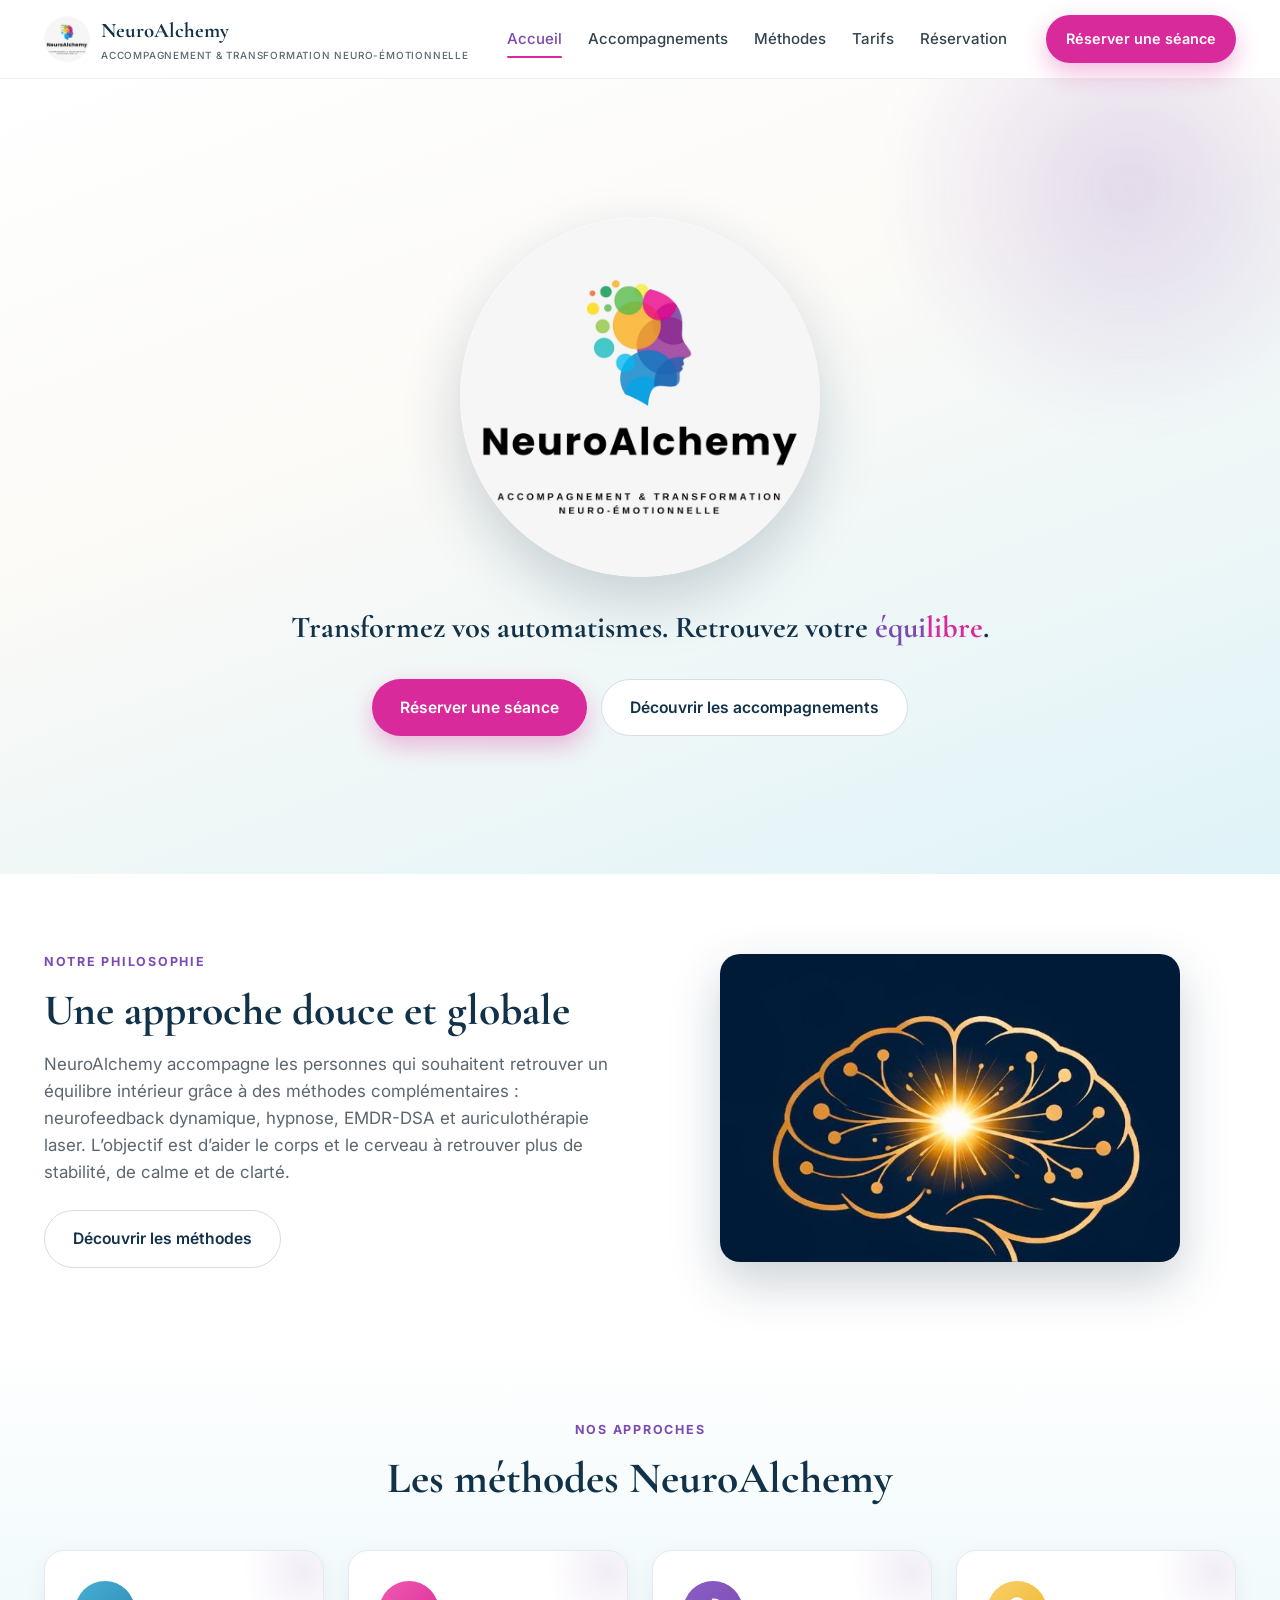
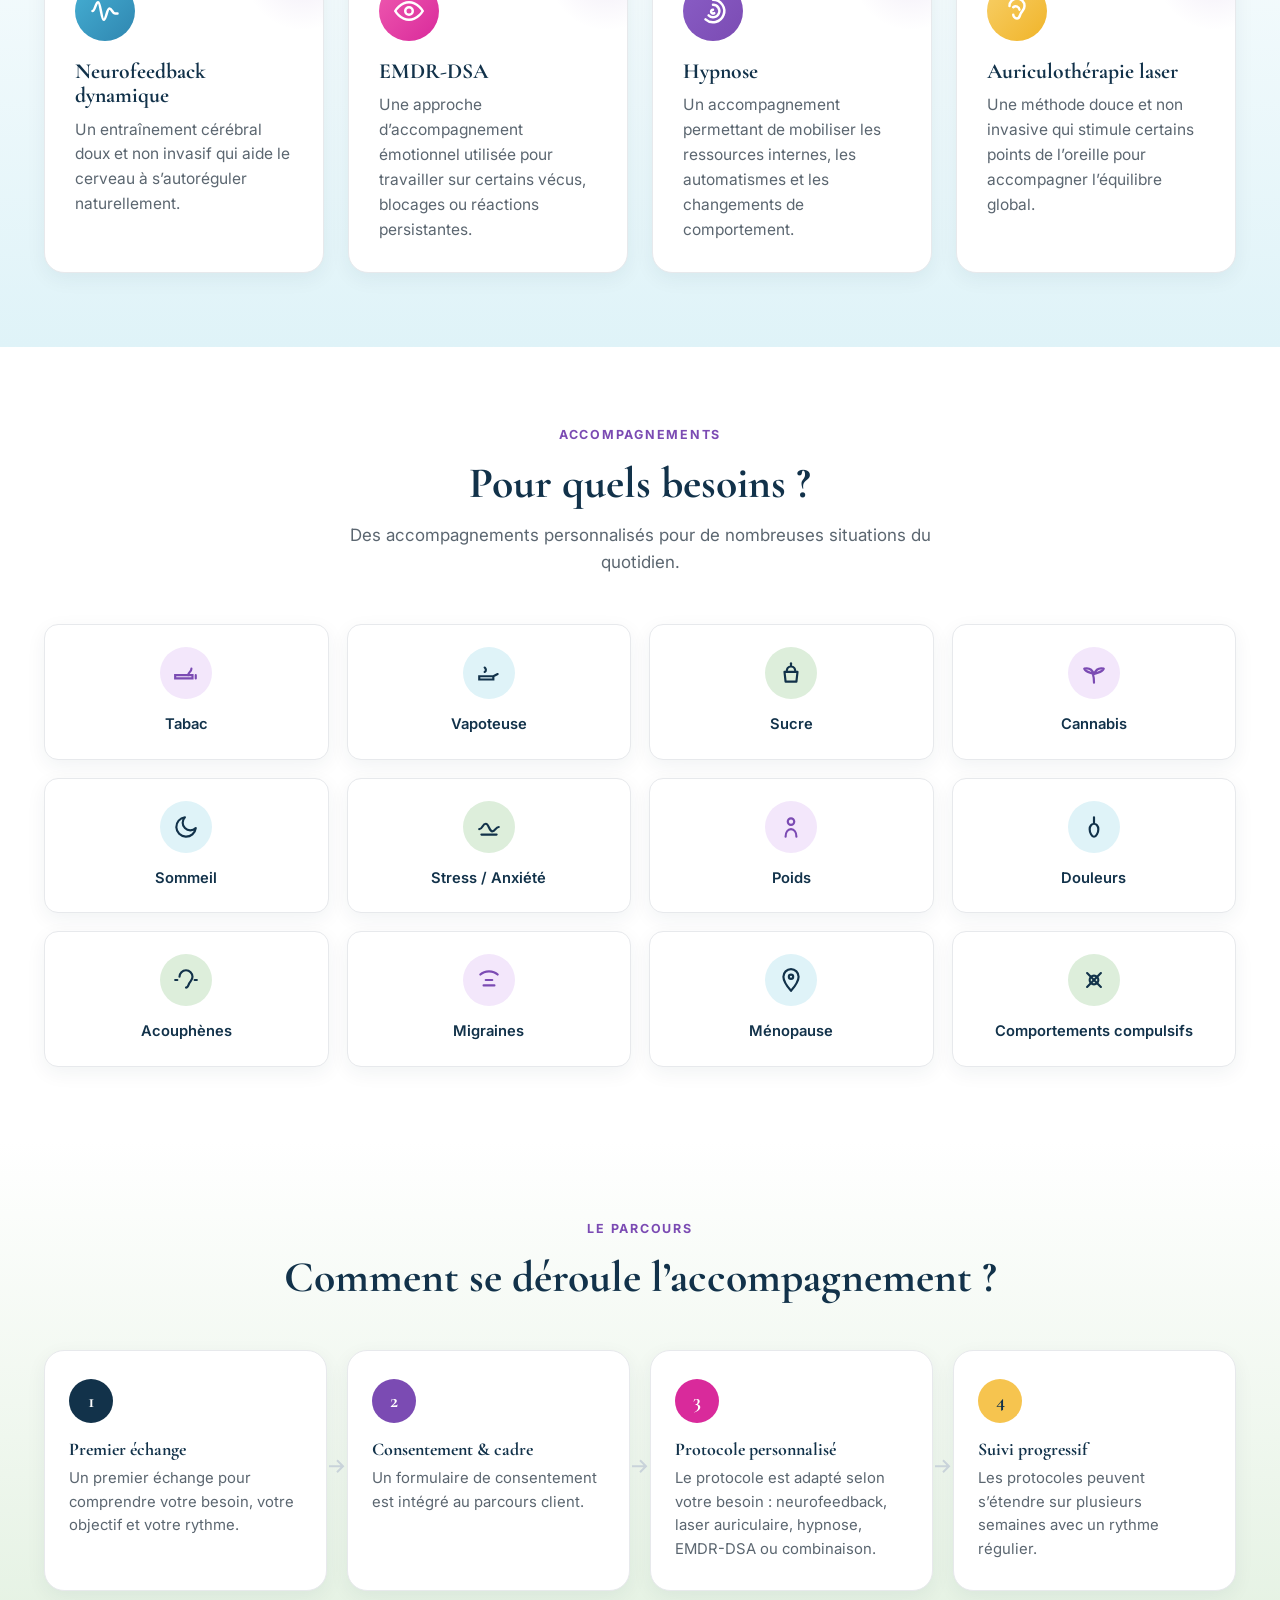
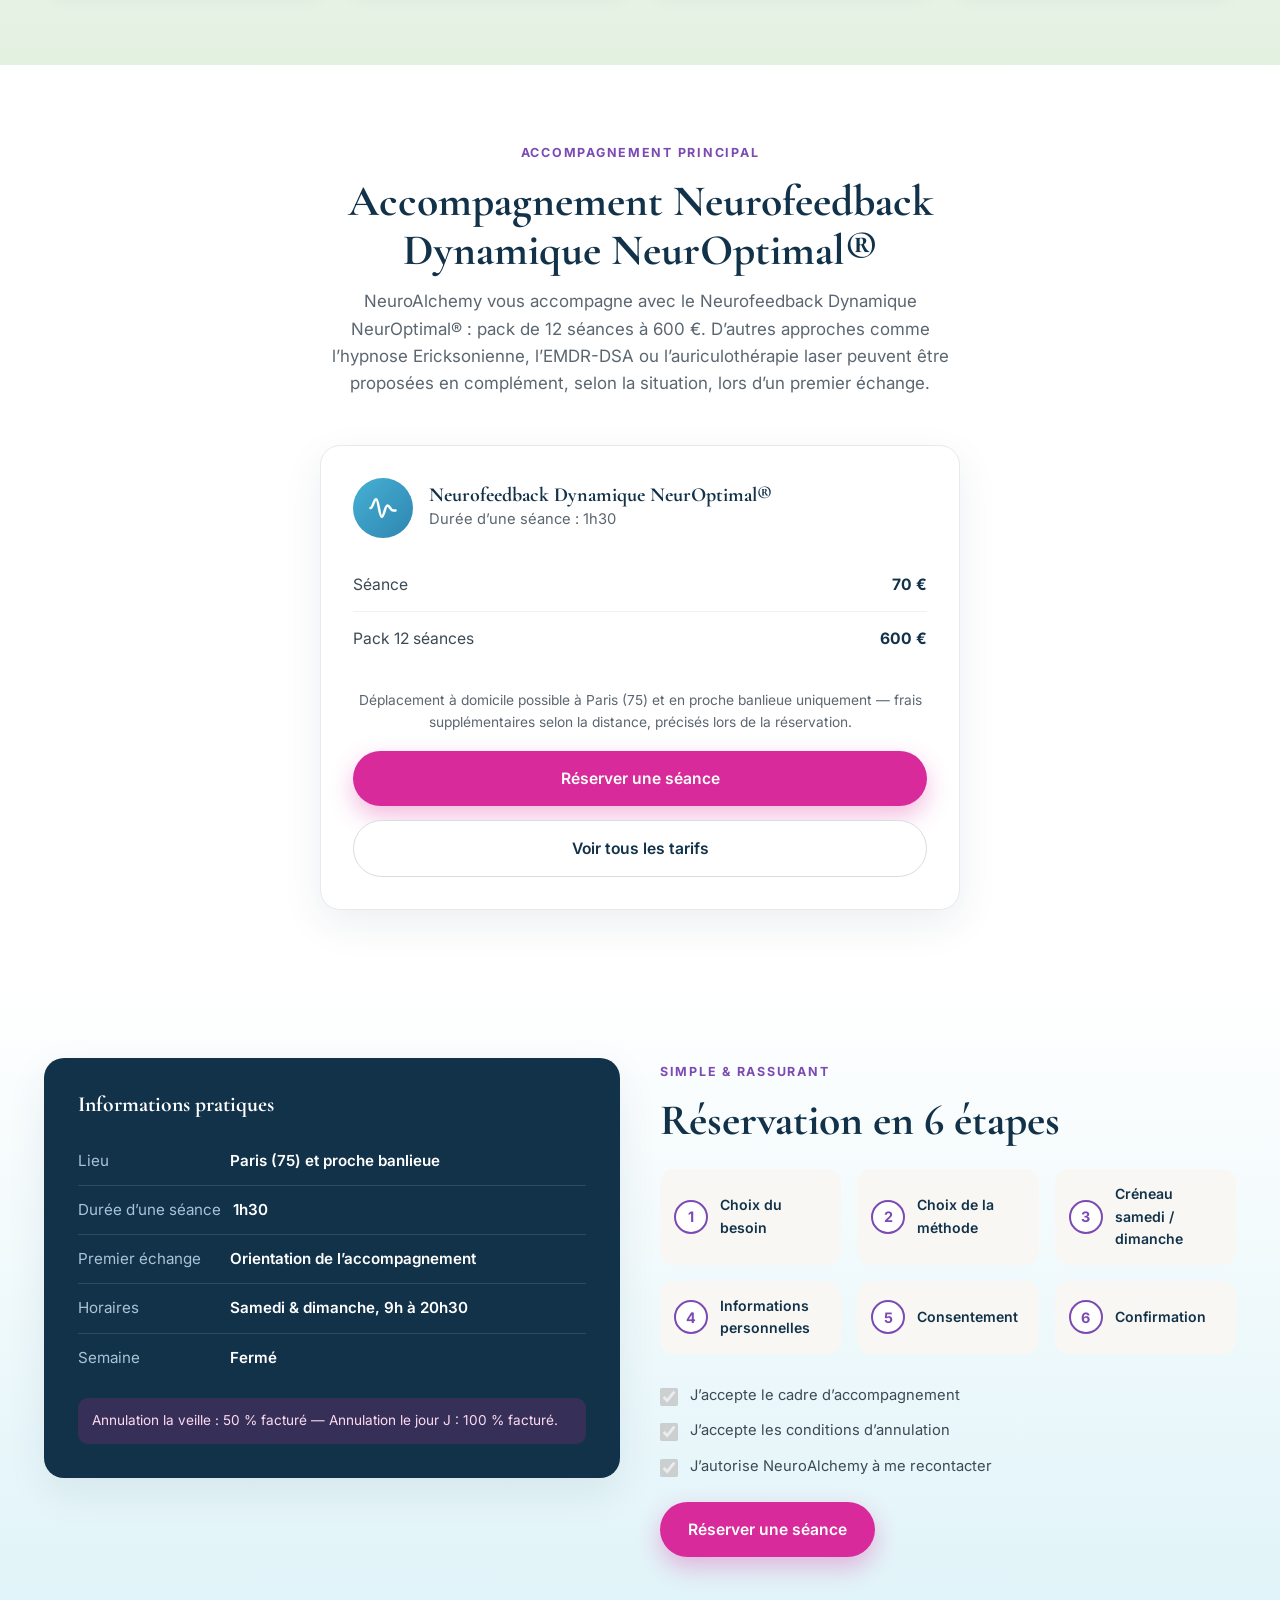
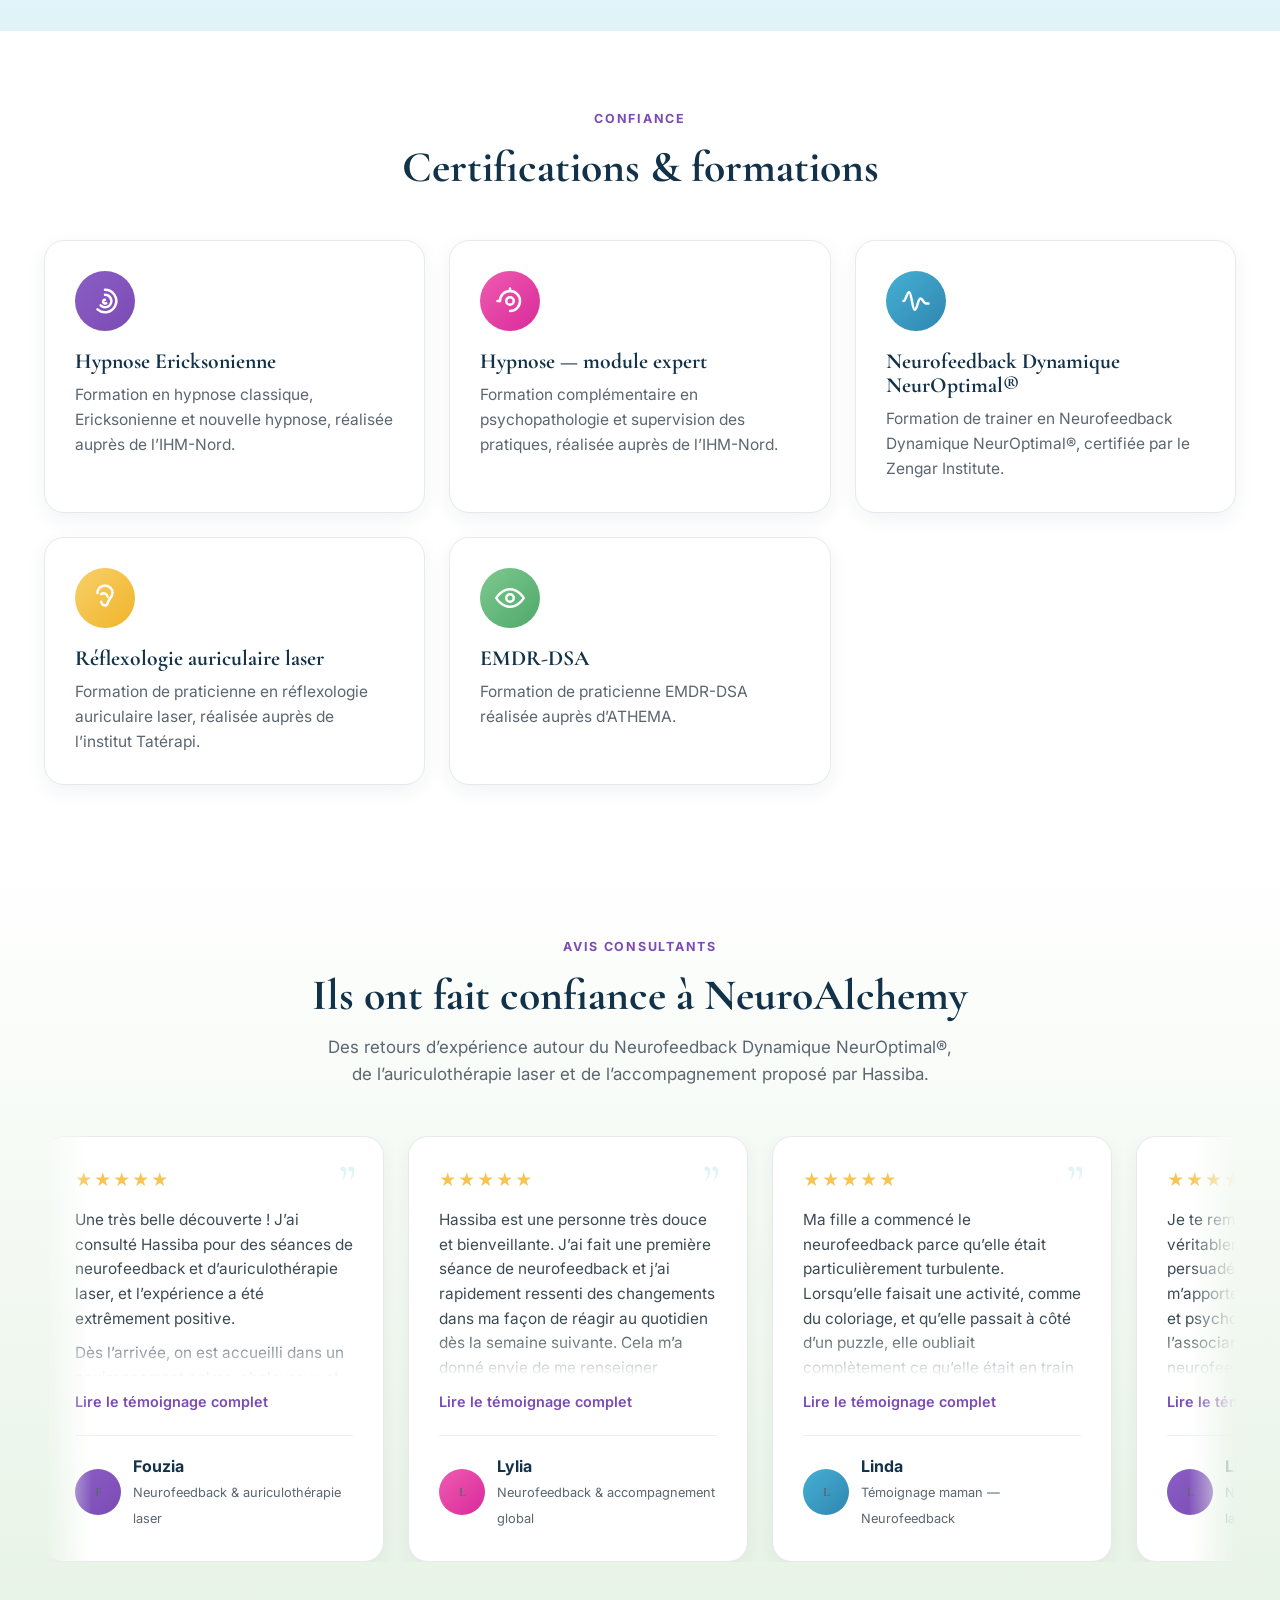
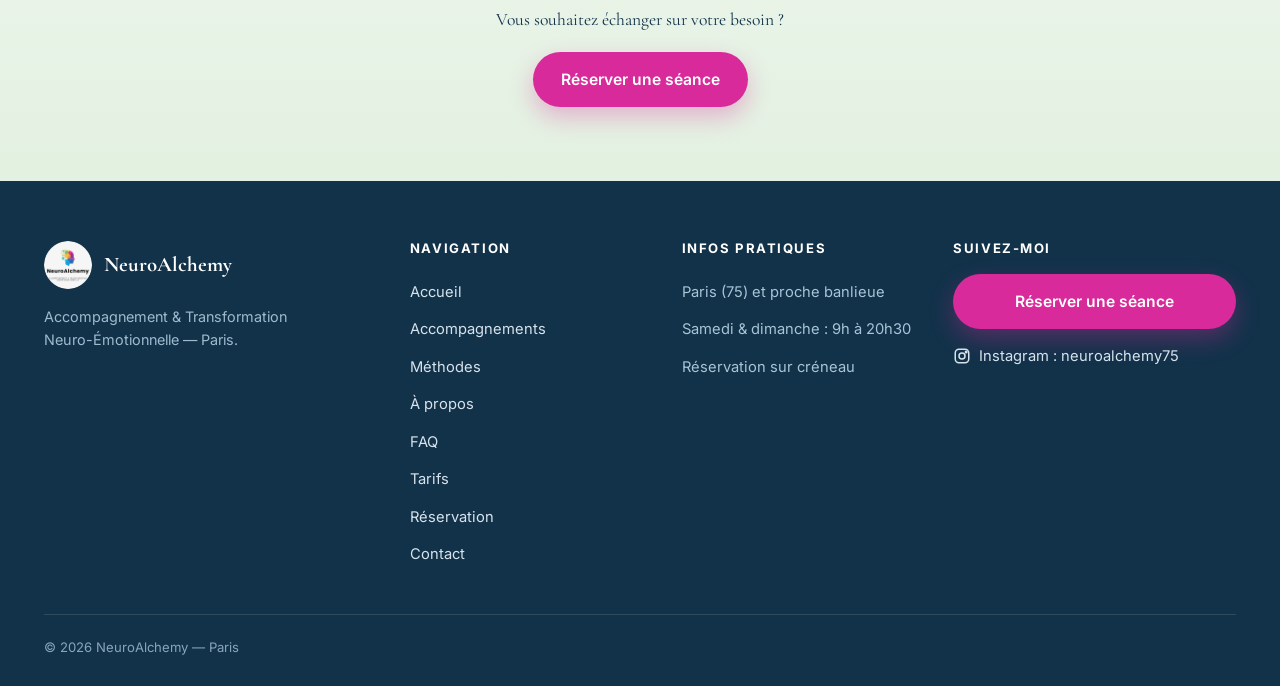
<file: index.html>
<!DOCTYPE html>
<html lang="fr">
<head>
<meta charset="UTF-8">
<meta name="viewport" content="width=device-width, initial-scale=1.0">
<title>NeuroAlchemy — Accompagnement & Transformation Neuro-Émotionnelle à Paris</title>
<meta name="description" content="NeuroAlchemy accompagne les consultants à Paris avec le Neurofeedback Dynamique NeurOptimal®, l’EMDR-DSA, l’hypnose Ericksonienne et l’auriculothérapie laser.">
<link rel="preconnect" href="https://fonts.googleapis.com">
<link rel="preconnect" href="https://fonts.gstatic.com" crossorigin>
<link href="https://fonts.googleapis.com/css2?family=Cormorant+Garamond:wght@500;600;700&family=Inter:wght@400;500;600;700&display=swap" rel="stylesheet">
<link rel="icon" type="image/png" href="assets/favicon.png">
<link rel="icon" href="assets/favicon.ico" sizes="any">
<link rel="apple-touch-icon" href="assets/apple-touch-icon.png">
<meta property="og:type" content="website">
<meta property="og:title" content="NeuroAlchemy — Accompagnement &amp; Transformation Neuro-Émotionnelle">
<meta property="og:description" content="Neurofeedback Dynamique, EMDR-DSA, Hypnose Ericksonienne et Auriculothérapie laser à Paris.">
<meta property="og:image" content="https://neuro-alchemy-75.vercel.app/assets/og-image.png">
<meta property="og:url" content="https://neuro-alchemy-75.vercel.app/">
<meta name="twitter:card" content="summary_large_image">
<meta name="twitter:title" content="NeuroAlchemy — Accompagnement &amp; Transformation Neuro-Émotionnelle">
<meta name="twitter:description" content="Accompagnement neuro-émotionnel à Paris : Neurofeedback Dynamique, EMDR-DSA, Hypnose Ericksonienne et Auriculothérapie laser.">
<meta name="twitter:image" content="https://neuro-alchemy-75.vercel.app/assets/twitter-card.png">
<link rel="stylesheet" href="assets/css/style.css">
</head>
<body>

<!-- ===================== HEADER ===================== -->
<header class="site-header">
  <div class="container nav">
    <a href="index.html" class="brand">
      <img src="assets/img/logo-neuroalchemy.png" alt="Logo NeuroAlchemy">
      <span>NeuroAlchemy<small>Accompagnement &amp; transformation neuro-émotionnelle</small></span>
    </a>
    <nav class="nav-links">
      <a href="index.html" class="active">Accueil</a>
      <a href="accompagnements.html">Accompagnements</a>
      <a href="methodes.html">Méthodes</a>
      <a href="tarifs.html">Tarifs</a>
      <a href="reservation.html">Réservation</a>
    </nav>
    <div class="nav-cta">
      <a href="reservation.html" class="btn btn-rose">Réserver une séance</a>
      <button class="burger" aria-label="Ouvrir le menu" aria-expanded="false"><span></span><span></span><span></span></button>
    </div>
  </div>
</header>

<!-- Menu mobile -->
<div class="mobile-menu" id="mobileMenu">
  <a href="index.html">Accueil</a>
  <a href="accompagnements.html">Accompagnements</a>
  <a href="methodes.html">Méthodes</a>
  <a href="tarifs.html">Tarifs</a>
  <a href="reservation.html">Réservation</a>
  <a href="reservation.html" class="btn btn-rose btn-block">Réserver une séance</a>
</div>

<!-- ===================== HERO ===================== -->
<section class="hero hero-centered">
  <div class="container">
    <div class="hero-center" data-reveal>
      <img class="hero-logo hero-logo-main" src="assets/img/logo-neuroalchemy.png" alt="Logo NeuroAlchemy">
      <h1>Transformez vos automatismes. Retrouvez votre <span class="text-violet">équi</span><span class="text-rose">libre</span>.</h1>
      <div class="hero-ctas">
        <a href="reservation.html" class="btn btn-rose">Réserver une séance</a>
        <a href="accompagnements.html" class="btn btn-ghost">Découvrir les accompagnements</a>
      </div>
    </div>
  </div>
</section>

<!-- ===================== APPROCHE DOUCE ===================== -->
<section class="bg-white">
  <div class="container">
    <div class="split">
      <div data-reveal>
        <span class="eyebrow">Notre philosophie</span>
        <h2>Une approche douce et globale</h2>
        <p class="section-lead" style="margin-top:16px">NeuroAlchemy accompagne les personnes qui souhaitent retrouver un équilibre intérieur grâce à des méthodes complémentaires : neurofeedback dynamique, hypnose, EMDR-DSA et auriculothérapie laser. L’objectif est d’aider le corps et le cerveau à retrouver plus de stabilité, de calme et de clarté.</p>
        <a href="methodes.html" class="btn btn-ghost" style="margin-top:24px">Découvrir les méthodes</a>
      </div>
      <div class="visual" data-reveal>
        <img class="approche-img" src="assets/img/approche-cerveau.jpeg" alt="Cerveau et connexions lumineuses">
      </div>
    </div>
  </div>
</section>

<!-- ===================== MÉTHODES ===================== -->
<section class="bg-soft">
  <div class="container">
    <div class="section-head">
      <span class="eyebrow">Nos approches</span>
      <h2>Les méthodes NeuroAlchemy</h2>
    </div>
    <div class="grid grid-4">
      <article class="card method-card" data-reveal>
        <div class="icon-circle ic-bleu">
          <svg viewBox="0 0 24 24" fill="none" stroke-width="2" stroke-linecap="round" stroke-linejoin="round"><path d="M2 12c2 0 2.5-7 4.5-7S9 19 11 19s2.5-9 4.5-9S18 14 20 14h2"/></svg>
        </div>
        <h3>Neurofeedback dynamique</h3>
        <p>Un entraînement cérébral doux et non invasif qui aide le cerveau à s’autoréguler naturellement.</p>
      </article>
      <article class="card method-card" data-reveal>
        <div class="icon-circle ic-rose">
          <svg viewBox="0 0 24 24" fill="none" stroke-width="2" stroke-linecap="round" stroke-linejoin="round"><path d="M1 12s4-7 11-7 11 7 11 7-4 7-11 7S1 12 1 12z"/><circle cx="12" cy="12" r="3"/></svg>
        </div>
        <h3>EMDR-DSA</h3>
        <p>Une approche d’accompagnement émotionnel utilisée pour travailler sur certains vécus, blocages ou réactions persistantes.</p>
      </article>
      <article class="card method-card" data-reveal>
        <div class="icon-circle ic-violet">
          <svg viewBox="0 0 24 24" fill="none" stroke-width="2" stroke-linecap="round" stroke-linejoin="round"><path d="M12 3a9 9 0 1 1-6 15.7"/><path d="M12 7a5 5 0 1 1-3.5 8.5"/><path d="M12 11a1.5 1.5 0 1 0 1 2.6"/></svg>
        </div>
        <h3>Hypnose</h3>
        <p>Un accompagnement permettant de mobiliser les ressources internes, les automatismes et les changements de comportement.</p>
      </article>
      <article class="card method-card" data-reveal>
        <div class="icon-circle ic-jaune">
          <svg viewBox="0 0 24 24" fill="none" stroke-width="2" stroke-linecap="round" stroke-linejoin="round"><path d="M6 8a6 6 0 0 1 12 0c0 3-2 4-3 6s-1 4-3 4-3-2-3-3"/><path d="M9 9a3 3 0 0 1 5 2"/></svg>
        </div>
        <h3>Auriculothérapie laser</h3>
        <p>Une méthode douce et non invasive qui stimule certains points de l’oreille pour accompagner l’équilibre global.</p>
      </article>
    </div>
  </div>
</section>

<!-- ===================== BESOINS ===================== -->
<section class="bg-white">
  <div class="container">
    <div class="section-head">
      <span class="eyebrow">Accompagnements</span>
      <h2>Pour quels besoins ?</h2>
      <p class="section-lead">Des accompagnements personnalisés pour de nombreuses situations du quotidien.</p>
    </div>
    <div class="needs-grid">
      <div class="need" data-reveal><div class="need-ic"><svg viewBox="0 0 24 24" fill="none" stroke="currentColor" stroke-width="2" stroke-linecap="round"><path d="M2 14h16v3H2zM18 14v3M21 14v3"/><path d="M14 14c0-3 3-3 3-6"/></svg></div><span>Tabac</span></div>
      <div class="need" data-reveal><div class="need-ic"><svg viewBox="0 0 24 24" fill="none" stroke="currentColor" stroke-width="2" stroke-linecap="round"><path d="M3 15h13v3H3zM16 15l4-2M8 11c2-1 1-3 0-4"/></svg></div><span>Vapoteuse</span></div>
      <div class="need" data-reveal><div class="need-ic"><svg viewBox="0 0 24 24" fill="none" stroke="currentColor" stroke-width="2" stroke-linecap="round" stroke-linejoin="round"><path d="M6 11h12l-1 9H7z"/><path d="M8 11c0-3 1-5 4-5s4 2 4 5"/><path d="M12 3v2"/></svg></div><span>Sucre</span></div>
      <div class="need" data-reveal><div class="need-ic"><svg viewBox="0 0 24 24" fill="none" stroke="currentColor" stroke-width="2" stroke-linecap="round" stroke-linejoin="round"><path d="M12 21c0-5-1-8-1-8M12 13c4-2 7-1 9-5-4-1-7 0-9 5zM12 13C8 11 5 12 3 8c4-1 7 0 9 5z"/></svg></div><span>Cannabis</span></div>
      <div class="need" data-reveal><div class="need-ic"><svg viewBox="0 0 24 24" fill="none" stroke="currentColor" stroke-width="2" stroke-linecap="round" stroke-linejoin="round"><path d="M21 13A9 9 0 1 1 11 3a7 7 0 0 0 10 10z"/></svg></div><span>Sommeil</span></div>
      <div class="need" data-reveal><div class="need-ic"><svg viewBox="0 0 24 24" fill="none" stroke="currentColor" stroke-width="2" stroke-linecap="round" stroke-linejoin="round"><path d="M3 14c3 0 3-5 6-5s3 7 6 7 3-4 6-4"/><path d="M5 19h14"/></svg></div><span>Stress / Anxiété</span></div>
      <div class="need" data-reveal><div class="need-ic"><svg viewBox="0 0 24 24" fill="none" stroke="currentColor" stroke-width="2" stroke-linecap="round" stroke-linejoin="round"><circle cx="12" cy="7" r="3"/><path d="M7 21c0-4 2-7 5-7s5 3 5 7"/></svg></div><span>Poids</span></div>
      <div class="need" data-reveal><div class="need-ic"><svg viewBox="0 0 24 24" fill="none" stroke="currentColor" stroke-width="2" stroke-linecap="round" stroke-linejoin="round"><path d="M12 3v6M12 9c-2 0-4 2-4 5s2 7 4 7 4-4 4-7-2-5-4-5z"/></svg></div><span>Douleurs</span></div>
      <div class="need" data-reveal><div class="need-ic"><svg viewBox="0 0 24 24" fill="none" stroke="currentColor" stroke-width="2" stroke-linecap="round" stroke-linejoin="round"><path d="M6 9a6 6 0 0 1 12 0c0 3-2 4-3 6s-1 4-3 4"/><path d="M2 12h2M20 12h2"/></svg></div><span>Acouphènes</span></div>
      <div class="need" data-reveal><div class="need-ic"><svg viewBox="0 0 24 24" fill="none" stroke="currentColor" stroke-width="2" stroke-linecap="round" stroke-linejoin="round"><path d="M4 7c4-4 12-4 16 0M9 12h6M7 17h10"/></svg></div><span>Migraines</span></div>
      <div class="need" data-reveal><div class="need-ic"><svg viewBox="0 0 24 24" fill="none" stroke="currentColor" stroke-width="2" stroke-linecap="round" stroke-linejoin="round"><path d="M12 2a7 7 0 0 0-7 7c0 5 7 13 7 13s7-8 7-13a7 7 0 0 0-7-7z"/><circle cx="12" cy="9" r="2"/></svg></div><span>Ménopause</span></div>
      <div class="need" data-reveal><div class="need-ic"><svg viewBox="0 0 24 24" fill="none" stroke="currentColor" stroke-width="2" stroke-linecap="round" stroke-linejoin="round"><path d="M12 3v18M3 12h18" transform="rotate(45 12 12)"/><circle cx="12" cy="12" r="4"/></svg></div><span>Comportements compulsifs</span></div>
    </div>
  </div>
</section>

<!-- ===================== DÉROULÉ ===================== -->
<section class="bg-sauge">
  <div class="container">
    <div class="section-head">
      <span class="eyebrow">Le parcours</span>
      <h2>Comment se déroule l’accompagnement ?</h2>
    </div>
    <div class="steps">
      <div class="step" data-reveal>
        <div class="step-num">1</div>
        <h3>Premier échange</h3>
        <p>Un premier échange pour comprendre votre besoin, votre objectif et votre rythme.</p>
        <span class="step-arrow"><svg width="24" height="24" viewBox="0 0 24 24" fill="none" stroke="currentColor" stroke-width="2"><path d="M5 12h14M13 6l6 6-6 6"/></svg></span>
      </div>
      <div class="step" data-reveal>
        <div class="step-num">2</div>
        <h3>Consentement &amp; cadre</h3>
        <p>Un formulaire de consentement est intégré au parcours client.</p>
        <span class="step-arrow"><svg width="24" height="24" viewBox="0 0 24 24" fill="none" stroke="currentColor" stroke-width="2"><path d="M5 12h14M13 6l6 6-6 6"/></svg></span>
      </div>
      <div class="step" data-reveal>
        <div class="step-num">3</div>
        <h3>Protocole personnalisé</h3>
        <p>Le protocole est adapté selon votre besoin : neurofeedback, laser auriculaire, hypnose, EMDR-DSA ou combinaison.</p>
        <span class="step-arrow"><svg width="24" height="24" viewBox="0 0 24 24" fill="none" stroke="currentColor" stroke-width="2"><path d="M5 12h14M13 6l6 6-6 6"/></svg></span>
      </div>
      <div class="step" data-reveal>
        <div class="step-num">4</div>
        <h3>Suivi progressif</h3>
        <p>Les protocoles peuvent s’étendre sur plusieurs semaines avec un rythme régulier.</p>
      </div>
    </div>
  </div>
</section>

<!-- ===================== NEUROFEEDBACK NEUROPTIMAL ===================== -->
<section class="bg-white">
  <div class="container">
    <div class="section-head">
      <span class="eyebrow">Accompagnement principal</span>
      <h2>Accompagnement Neurofeedback Dynamique NeurOptimal®</h2>
      <p class="section-lead">NeuroAlchemy vous accompagne avec le Neurofeedback Dynamique NeurOptimal® : pack de 12 séances à 600 €. D’autres approches comme l’hypnose Ericksonienne, l’EMDR-DSA ou l’auriculothérapie laser peuvent être proposées en complément, selon la situation, lors d’un premier échange.</p>
    </div>
    <div class="pricing-card" data-reveal>
      <div class="pricing-head">
        <span class="icon-circle ic-bleu" style="margin:0"><svg viewBox="0 0 24 24" fill="none" stroke-width="2" stroke-linecap="round" stroke-linejoin="round"><path d="M2 12c2 0 2.5-7 4.5-7S9 19 11 19s2.5-9 4.5-9S18 14 20 14h2"/></svg></span>
        <div>
          <h3>Neurofeedback Dynamique NeurOptimal®</h3>
          <p>Durée d’une séance : 1h30</p>
        </div>
      </div>
      <ul class="pricing-list">
        <li><span>Séance</span><strong>70 €</strong></li>
        <li><span>Pack 12 séances</span><strong>600 €</strong></li>
      </ul>
      <p class="pricing-note" style="margin:0 0 18px">Déplacement à domicile possible à Paris (75) et en proche banlieue uniquement — frais supplémentaires selon la distance, précisés lors de la réservation.</p>
      <div class="hero-ctas" style="justify-content:center">
        <a href="reservation.html" class="btn btn-rose">Réserver une séance</a>
        <a href="tarifs.html" class="btn btn-ghost">Voir tous les tarifs</a>
      </div>
    </div>
  </div>
</section>

<!-- ===================== INFOS PRATIQUES + RÉSERVATION ===================== -->
<section class="bg-soft">
  <div class="container">
    <div class="infos-split">
      <!-- Infos pratiques -->
      <div class="infos-card" data-reveal>
        <h3>Informations pratiques</h3>
        <ul class="infos-list">
          <li><span class="lbl">Lieu</span><span class="val">Paris (75) et proche banlieue</span></li>
          <li><span class="lbl">Durée d’une séance</span><span class="val">1h30</span></li>
          <li><span class="lbl">Premier échange</span><span class="val">Orientation de l’accompagnement</span></li>
          <li><span class="lbl">Horaires</span><span class="val">Samedi &amp; dimanche, 9h à 20h30</span></li>
          <li><span class="lbl">Semaine</span><span class="val">Fermé</span></li>
        </ul>
        <div class="warn">Annulation la veille : 50 % facturé — Annulation le jour J : 100 % facturé.</div>
      </div>
      <!-- Réservation 6 étapes -->
      <div data-reveal>
        <span class="eyebrow">Simple &amp; rassurant</span>
        <h2>Réservation en 6 étapes</h2>
        <div class="parcours" style="margin-top:24px">
          <div class="parcours-step"><span class="n">1</span><span>Choix du besoin</span></div>
          <div class="parcours-step"><span class="n">2</span><span>Choix de la méthode</span></div>
          <div class="parcours-step"><span class="n">3</span><span>Créneau samedi / dimanche</span></div>
          <div class="parcours-step"><span class="n">4</span><span>Informations personnelles</span></div>
          <div class="parcours-step"><span class="n">5</span><span>Consentement</span></div>
          <div class="parcours-step"><span class="n">6</span><span>Confirmation</span></div>
        </div>
        <div class="consent" style="margin-top:8px">
          <label><input type="checkbox" disabled checked> J’accepte le cadre d’accompagnement</label>
          <label><input type="checkbox" disabled checked> J’accepte les conditions d’annulation</label>
          <label><input type="checkbox" disabled checked> J’autorise NeuroAlchemy à me recontacter</label>
        </div>
        <a href="reservation.html" class="btn btn-rose">Réserver une séance</a>
      </div>
    </div>
  </div>
</section>

<!-- ===================== CERTIFICATIONS ===================== -->
<section class="bg-white">
  <div class="container">
    <div class="section-head">
      <span class="eyebrow">Confiance</span>
      <h2>Certifications &amp; formations</h2>
    </div>
    <div class="grid grid-3">
      <article class="card" data-reveal>
        <div class="icon-circle ic-violet"><svg viewBox="0 0 24 24" fill="none" stroke-width="2" stroke-linecap="round" stroke-linejoin="round"><path d="M12 3a9 9 0 1 1-6 15.7"/><path d="M12 7a5 5 0 1 1-3.5 8.5"/><path d="M12 11a1.5 1.5 0 1 0 1 2.6"/></svg></div>
        <h3>Hypnose Ericksonienne</h3>
        <p>Formation en hypnose classique, Ericksonienne et nouvelle hypnose, réalisée auprès de l’IHM-Nord.</p>
      </article>
      <article class="card" data-reveal>
        <div class="icon-circle ic-rose"><svg viewBox="0 0 24 24" fill="none" stroke-width="2" stroke-linecap="round" stroke-linejoin="round"><path d="M12 20a8 8 0 1 0-8-8"/><path d="M4 12H2M12 4V2"/><circle cx="12" cy="12" r="3"/></svg></div>
        <h3>Hypnose — module expert</h3>
        <p>Formation complémentaire en psychopathologie et supervision des pratiques, réalisée auprès de l’IHM-Nord.</p>
      </article>
      <article class="card" data-reveal>
        <div class="icon-circle ic-bleu"><svg viewBox="0 0 24 24" fill="none" stroke-width="2" stroke-linecap="round" stroke-linejoin="round"><path d="M2 12c2 0 2.5-7 4.5-7S9 19 11 19s2.5-9 4.5-9S18 14 20 14h2"/></svg></div>
        <h3>Neurofeedback Dynamique NeurOptimal®</h3>
        <p>Formation de trainer en Neurofeedback Dynamique NeurOptimal®, certifiée par le Zengar Institute.</p>
      </article>
      <article class="card" data-reveal>
        <div class="icon-circle ic-jaune"><svg viewBox="0 0 24 24" fill="none" stroke-width="2" stroke-linecap="round" stroke-linejoin="round"><path d="M6 8a6 6 0 0 1 12 0c0 3-2 4-3 6s-1 4-3 4-3-2-3-3"/><path d="M9 9a3 3 0 0 1 5 2"/></svg></div>
        <h3>Réflexologie auriculaire laser</h3>
        <p>Formation de praticienne en réflexologie auriculaire laser, réalisée auprès de l’institut Tatérapi.</p>
      </article>
      <article class="card" data-reveal>
        <div class="icon-circle ic-vert"><svg viewBox="0 0 24 24" fill="none" stroke-width="2" stroke-linecap="round" stroke-linejoin="round"><path d="M1 12s4-7 11-7 11 7 11 7-4 7-11 7S1 12 1 12z"/><circle cx="12" cy="12" r="3"/></svg></div>
        <h3>EMDR-DSA</h3>
        <p>Formation de praticienne EMDR-DSA réalisée auprès d’ATHEMA.</p>
      </article>
    </div>
  </div>
</section>

<!-- ===================== AVIS / TÉMOIGNAGES ===================== -->
<section class="bg-sauge">
  <div class="container">
    <div class="section-head">
      <span class="eyebrow">Avis consultants</span>
      <h2>Ils ont fait confiance à NeuroAlchemy</h2>
      <p class="section-lead">Des retours d’expérience autour du Neurofeedback Dynamique NeurOptimal®, de l’auriculothérapie laser et de l’accompagnement proposé par Hassiba.</p>
    </div>
    <div class="testimonial-marquee">
    <div class="testimonial-grid" id="testimonialTrack">

      <article class="testimonial-card" data-reveal>
        <span class="quote" aria-hidden="true">&rdquo;</span>
        <div class="testimonial-stars" aria-label="5 étoiles sur 5">★★★★★</div>
        <div class="testimonial-text" id="avis-fouzia">
          <p>Une très belle découverte ! J’ai consulté Hassiba pour des séances de neurofeedback et d’auriculothérapie laser, et l’expérience a été extrêmement positive.</p>
          <p>Dès l’arrivée, on est accueilli dans un environnement calme, chaleureux et apaisant. Hassiba est une praticienne souriante, à l’écoute, douce et très professionnelle. Elle prend le temps de comprendre nos besoins, d’expliquer les séances et de nous accompagner avec beaucoup de bienveillance.</p>
          <p>Au fil des séances, j’ai ressenti un véritable mieux-être : davantage d’apaisement, un esprit plus serein, un sommeil de meilleure qualité et une meilleure gestion du stress.</p>
          <p>Je recommande Hassiba sans la moindre hésitation à toute personne qui souhaite prendre soin d’elle de manière naturelle, dans un cadre rassurant et avec une praticienne passionnée par son métier. Merci pour cet accompagnement de grande qualité !</p>
        </div>
        <button type="button" class="testimonial-more" aria-haspopup="dialog">Lire le témoignage complet</button>
        <div class="testimonial-author">
          <span class="testimonial-avatar" aria-hidden="true">F</span>
          <div><strong>Fouzia</strong><span>Neurofeedback &amp; auriculothérapie laser</span></div>
        </div>
      </article>

      <article class="testimonial-card" data-reveal>
        <span class="quote" aria-hidden="true">&rdquo;</span>
        <div class="testimonial-stars" aria-label="5 étoiles sur 5">★★★★★</div>
        <div class="testimonial-text" id="avis-lylia">
          <p>Hassiba est une personne très douce et bienveillante. J’ai fait une première séance de neurofeedback et j’ai rapidement ressenti des changements dans ma façon de réagir au quotidien dès la semaine suivante. Cela m’a donné envie de me renseigner davantage sur cette approche, et j’ai finalement choisi de prendre un pack de 12 séances de neurofeedback et laser.</p>
          <p>Je trouve que la santé mentale est essentielle, surtout après avoir vécu des traumatismes ou des échecs. Il est important de prendre soin de son cerveau afin de mieux avancer, sortir des mécanismes de défense et ne pas rester constamment dans un état d’alerte ou de survie.</p>
          <p>Le lieu est très propre, facilement accessible et proche du métro. Hassiba nous accueille toujours avec le sourire. Elle est sérieuse, professionnelle et à l’écoute. Je recommande vivement son accompagnement.</p>
        </div>
        <button type="button" class="testimonial-more" aria-haspopup="dialog">Lire le témoignage complet</button>
        <div class="testimonial-author">
          <span class="testimonial-avatar" aria-hidden="true">L</span>
          <div><strong>Lylia</strong><span>Neurofeedback &amp; accompagnement global</span></div>
        </div>
      </article>

      <article class="testimonial-card" data-reveal>
        <span class="quote" aria-hidden="true">&rdquo;</span>
        <div class="testimonial-stars" aria-label="5 étoiles sur 5">★★★★★</div>
        <div class="testimonial-text" id="avis-linda">
          <p>Ma fille a commencé le neurofeedback parce qu’elle était particulièrement turbulente. Lorsqu’elle faisait une activité, comme du coloriage, et qu’elle passait à côté d’un puzzle, elle oubliait complètement ce qu’elle était en train de faire pour se lancer dans la nouvelle tâche. Elle oubliait instantanément son activité précédente dès que son regard se posait sur autre chose. De plus, elle était totalement désordonnée : elle ne savait pas ranger derrière elle et le bazar ne la dérangeait absolument pas.</p>
          <p>Depuis qu’elle suit les séances de neurofeedback, je vois qu’il est beaucoup plus facile pour elle de ranger. Surtout, elle se souvient désormais de l’activité qu’elle avait commencée avant celle en cours. Cela l’a également beaucoup apaisée au niveau de ses émotions. Elle fait beaucoup moins de crises, et même s’il y en a encore parfois, l’avant/après au bout de plus de six séances est tout simplement incroyable.</p>
        </div>
        <button type="button" class="testimonial-more" aria-haspopup="dialog">Lire le témoignage complet</button>
        <div class="testimonial-author">
          <span class="testimonial-avatar" aria-hidden="true">L</span>
          <div><strong>Linda</strong><span>Témoignage maman — Neurofeedback</span></div>
        </div>
      </article>

      <article class="testimonial-card" data-reveal>
        <span class="quote" aria-hidden="true">&rdquo;</span>
        <div class="testimonial-stars" aria-label="5 étoiles sur 5">★★★★★</div>
        <div class="testimonial-text" id="avis-linda-hardies">
          <p>Je te remercie infiniment. Il y a véritablement un avant/après. J’étais persuadé que seul le sport pouvait m’apporter un changement physique et psychologique. Et finalement, en l’associant à tes protocoles neurofeedback et l’auriculaire laser tu m’as apporté ce qui me manquait. Merci pour tous les bienfaits que tu m’apportes...</p>
          <p>Les changements que j’ai constatés sont : un changement de comportement dans mon quotidien (travail, famille, amis). Du changement chez moi : avant, j’étais dispersé lors de mes tâches ménagères. Je n’arrivais jamais à finir une pièce entière, je passais d’une pièce à une autre.</p>
          <p>Ma concentration : je ne suis plus déconcentré par ce qui se passe autour de moi. Mais surtout, j’arrive à achever une tâche ou un projet que je commence.</p>
          <p>Merci infiniment pour tout le bien que tu m’apportes.</p>
        </div>
        <button type="button" class="testimonial-more" aria-haspopup="dialog">Lire le témoignage complet</button>
        <div class="testimonial-author">
          <span class="testimonial-avatar" aria-hidden="true">L</span>
          <div><strong>Linda Hardies</strong><span>Neurofeedback &amp; auriculothérapie laser</span></div>
        </div>
      </article>

      <article class="testimonial-card" data-reveal>
        <span class="quote" aria-hidden="true">&rdquo;</span>
        <div class="testimonial-stars" aria-label="5 étoiles sur 5">★★★★★</div>
        <div class="testimonial-text" id="avis-hinda">
          <p>J’ai découvert le neurofeedback, l’hypnose ericksonienne et l’auriculothérapie laser dans une période où j’avais beaucoup de stress. J’avais tendance à trop réfléchir, à prendre les choses très à cœur et à me laisser facilement envahir par mes émotions.</p>
          <p>Au fil des séances, j’ai ressenti des changements progressifs. Aujourd’hui, j’arrive davantage à prendre du recul face aux situations qui me stressaient auparavant. Je gère mieux les difficultés du quotidien et je me sens plus apaisée.</p>
          <p>J’ai également l’impression d’être plus consciente de ce qui m’entoure. Je perçois les situations avec plus de clarté et je distingue plus facilement ce qui me correspond ou non. Je tolère moins certaines choses que j’acceptais avant, ce qui m’aide à poser davantage de limites et à écouter mes ressentis.</p>
          <p>Pour ma part, cette expérience a été bénéfique et je remercie Hassiba pour son accompagnement, son écoute et sa bienveillance tout au long des séances.</p>
        </div>
        <button type="button" class="testimonial-more" aria-haspopup="dialog">Lire le témoignage complet</button>
        <div class="testimonial-author">
          <span class="testimonial-avatar" aria-hidden="true">H</span>
          <div><strong>Hinda</strong><span>Neurofeedback, hypnose &amp; auriculothérapie laser</span></div>
        </div>
      </article>

    </div>
    </div>
    <div class="testimonial-cta" data-reveal>
      <p>Vous souhaitez échanger sur votre besoin ?</p>
      <a href="reservation.html" class="btn btn-rose">Réserver une séance</a>
    </div>
  </div>
</section>

<!-- ===================== FOOTER ===================== -->
<footer class="site-footer">
  <div class="container">
    <div class="footer-grid">
      <div>
        <div class="footer-brand"><img src="assets/img/logo-neuroalchemy.png" alt="Logo NeuroAlchemy"> NeuroAlchemy</div>
        <p class="sig">Accompagnement &amp; Transformation Neuro-Émotionnelle — Paris.</p>
      </div>
      <div>
        <h4>Navigation</h4>
        <ul class="footer-links">
          <li><a href="index.html">Accueil</a></li>
          <li><a href="accompagnements.html">Accompagnements</a></li>
          <li><a href="methodes.html">Méthodes</a></li>
          <li><a href="a-propos.html">À propos</a></li>
          <li><a href="faq.html">FAQ</a></li>
          <li><a href="tarifs.html">Tarifs</a></li>
          <li><a href="reservation.html">Réservation</a></li>
          <li><a href="contact.html">Contact</a></li>
        </ul>
      </div>
      <div>
        <h4>Infos pratiques</h4>
        <ul class="footer-info">
          <li>Paris (75) et proche banlieue</li>
          <li>Samedi &amp; dimanche : 9h à 20h30</li>
          <li>Réservation sur créneau</li>
        </ul>
      </div>
      <div class="footer-cta">
        <h4>Suivez-moi</h4>
        <a href="reservation.html" class="btn btn-rose btn-block">Réserver une séance</a>
        <a class="insta" href="https://www.instagram.com/neuroalchemy75" target="_blank" rel="noopener">
          <svg width="18" height="18" viewBox="0 0 24 24" fill="none" stroke="currentColor" stroke-width="2"><rect x="3" y="3" width="18" height="18" rx="5"/><circle cx="12" cy="12" r="4"/><circle cx="17.5" cy="6.5" r="1"/></svg>
          Instagram : neuroalchemy75
        </a>
      </div>
    </div>
    <div class="footer-bottom">
      <p>© <span id="year"></span> NeuroAlchemy — Paris</p>
    </div>
  </div>
</footer>

<!-- Modal "témoignage complet" -->
<div class="testimonial-modal" id="testimonialModal" aria-hidden="true">
  <div class="testimonial-modal-backdrop" data-modal-close></div>
  <div class="testimonial-modal-panel" role="dialog" aria-modal="true" aria-label="Témoignage complet">
    <button type="button" class="testimonial-modal-close" aria-label="Fermer" data-modal-close>&times;</button>
    <div class="testimonial-modal-stars" id="testimonialModalStars"></div>
    <div class="testimonial-modal-text" id="testimonialModalText"></div>
    <div class="testimonial-modal-author" id="testimonialModalAuthor"></div>
  </div>
</div>

<script src="assets/js/main.js"></script>
</body>
</html>
</file>
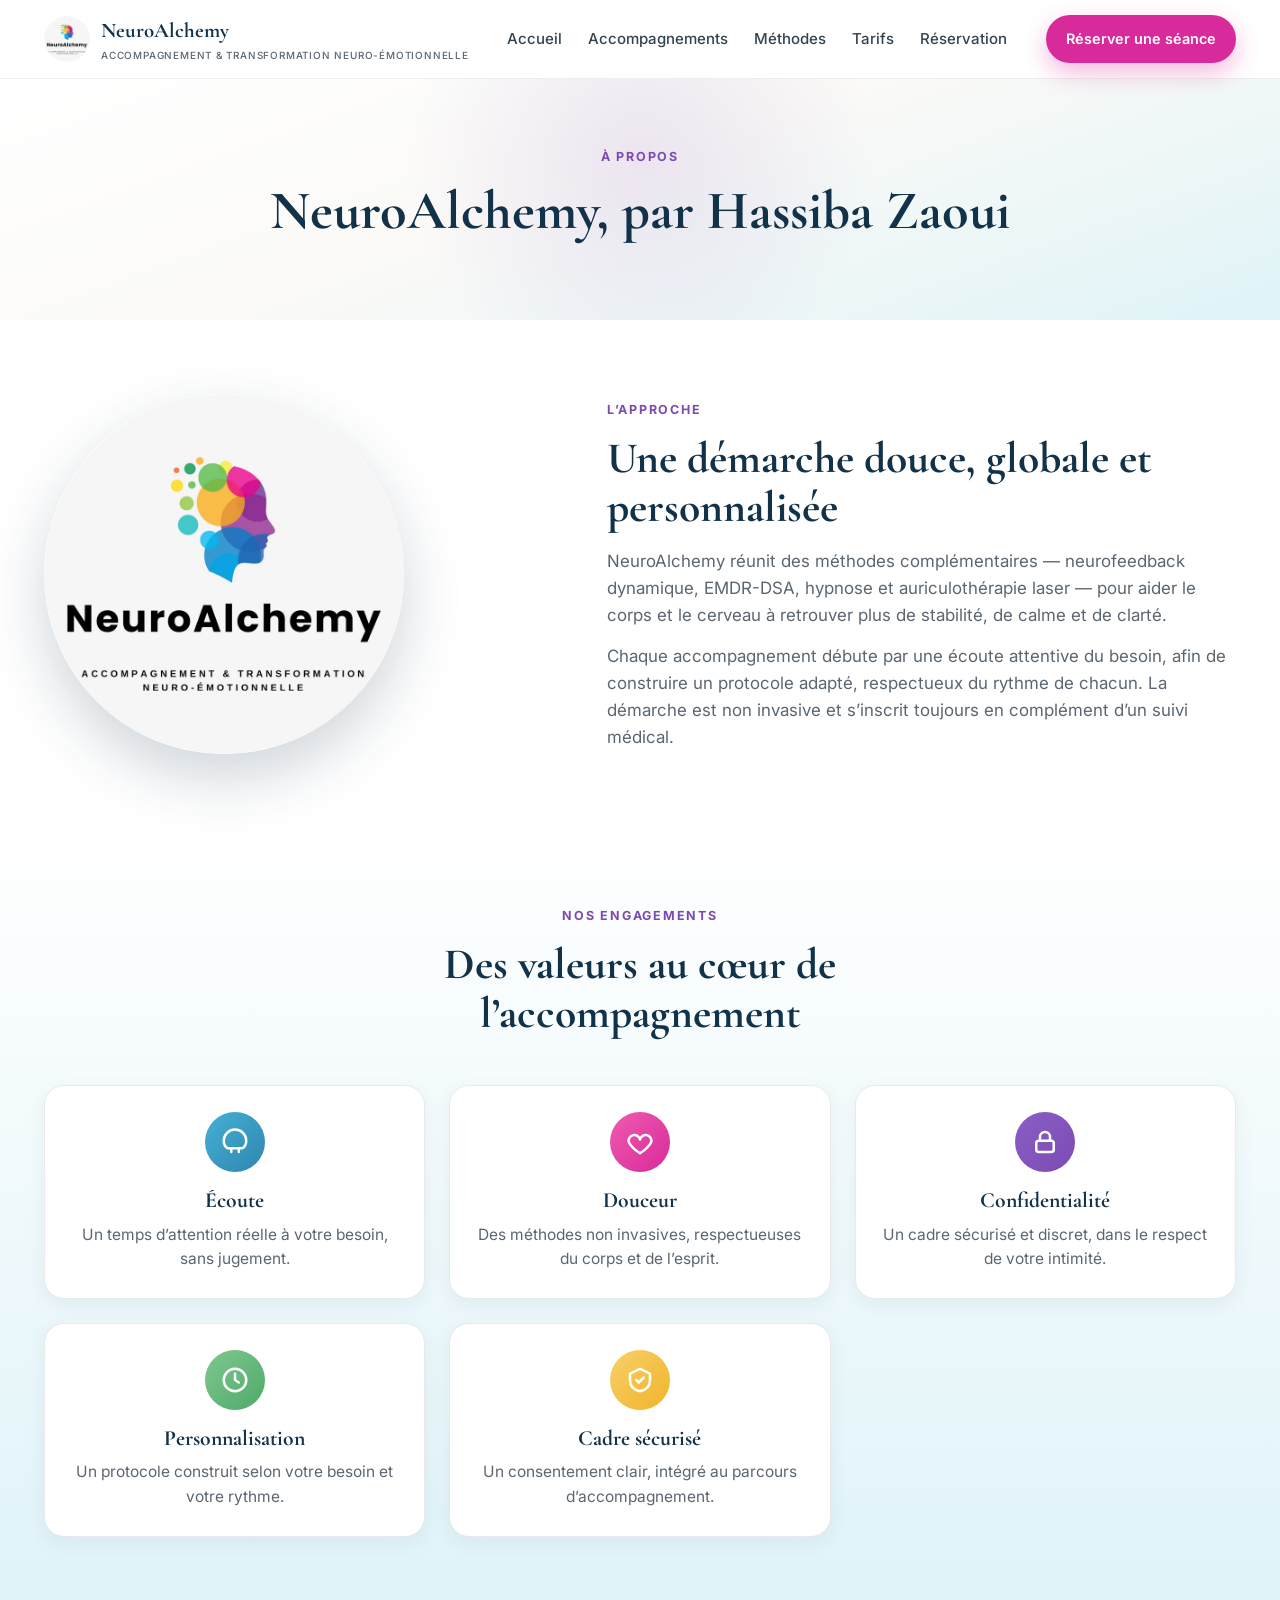
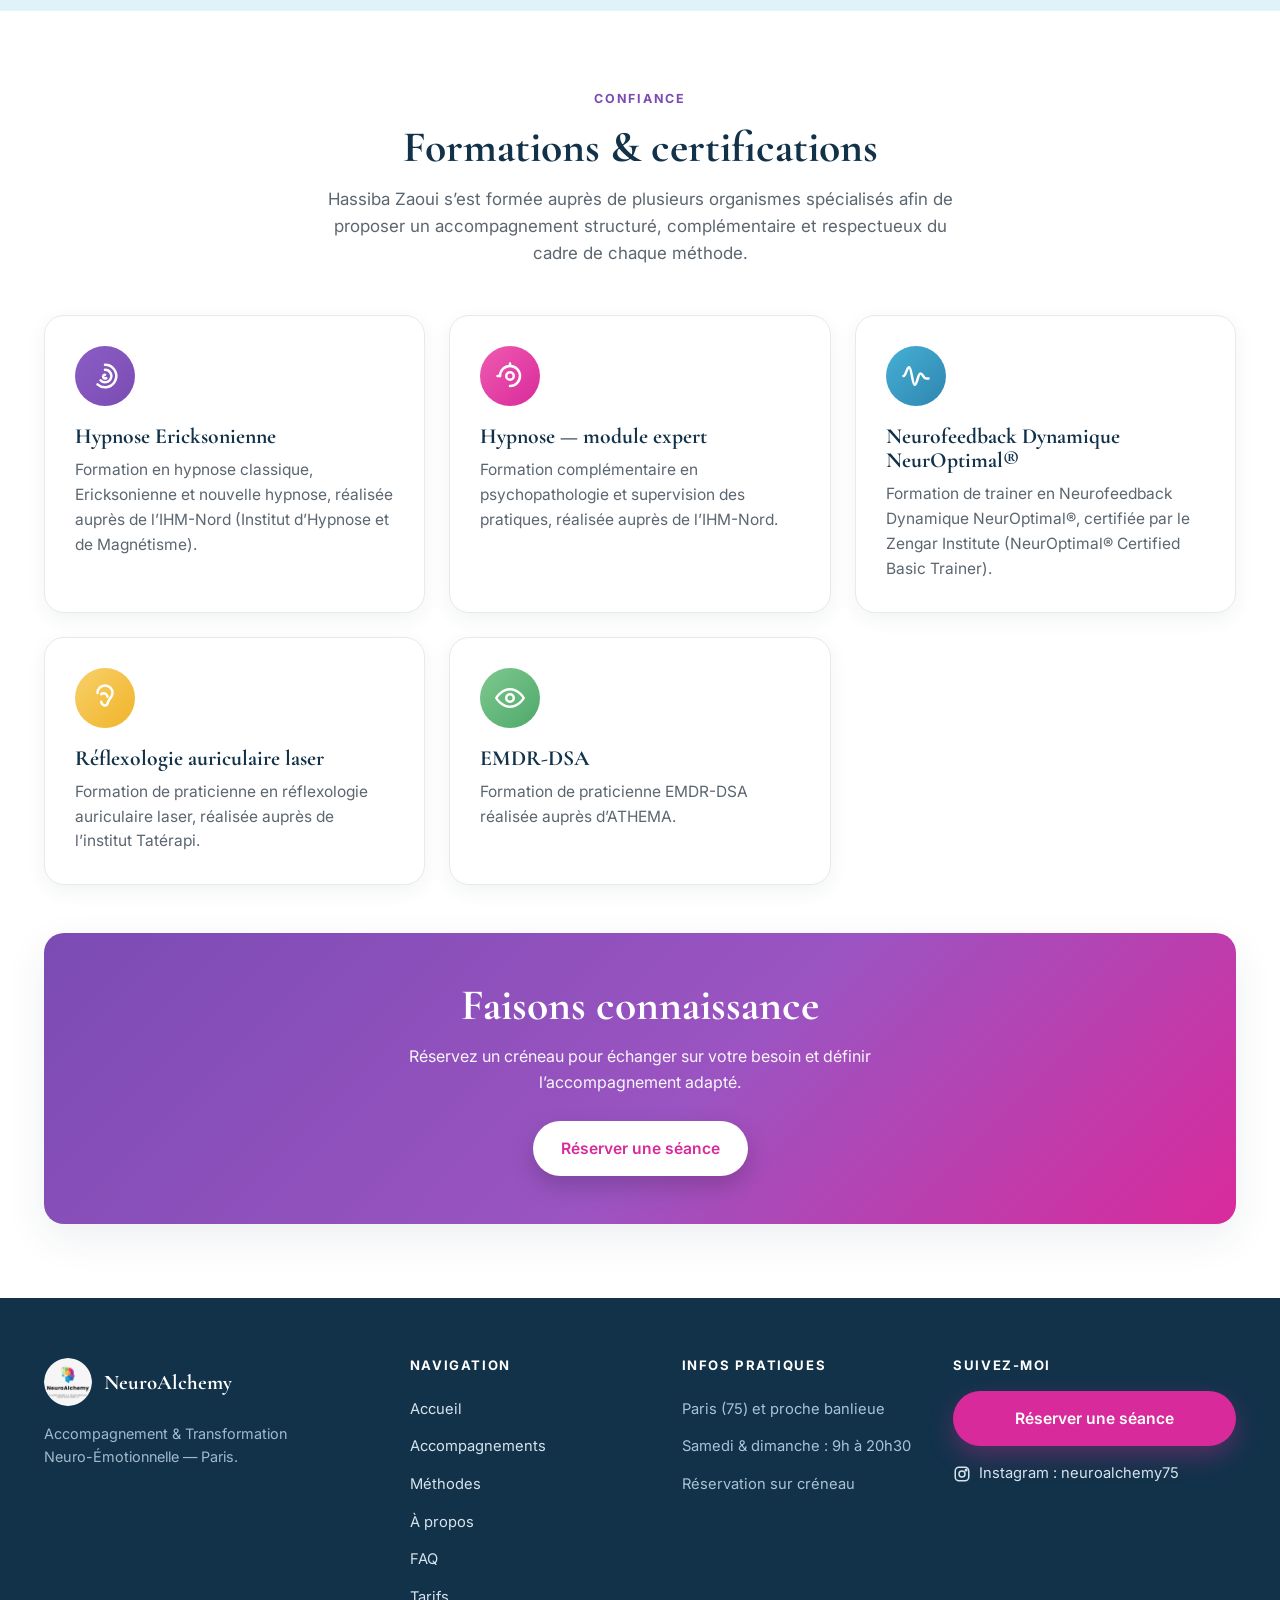
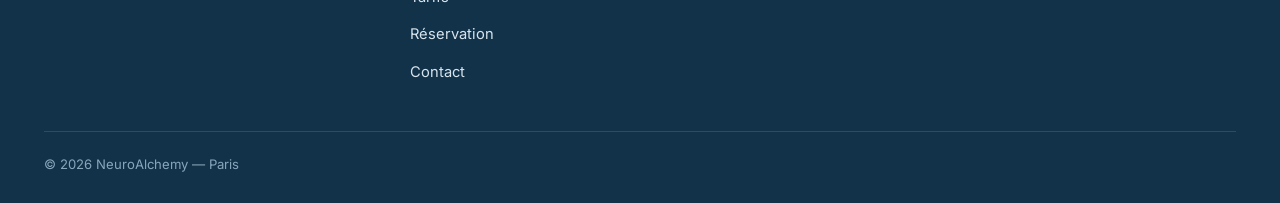
<file: a-propos.html>
<!DOCTYPE html>
<html lang="fr">
<head>
<meta charset="UTF-8">
<meta name="viewport" content="width=device-width, initial-scale=1.0">
<title>À propos — NeuroAlchemy | Hassiba Zaoui, Paris</title>
<meta name="description" content="NeuroAlchemy, l'approche de Hassiba Zaoui à Paris : écoute, douceur, confidentialité et accompagnement personnalisé en neuro-émotionnel.">
<link rel="preconnect" href="https://fonts.googleapis.com">
<link rel="preconnect" href="https://fonts.gstatic.com" crossorigin>
<link href="https://fonts.googleapis.com/css2?family=Cormorant+Garamond:wght@500;600;700&family=Inter:wght@400;500;600;700&display=swap" rel="stylesheet">
<link rel="icon" type="image/png" href="assets/favicon.png">
<link rel="icon" href="assets/favicon.ico" sizes="any">
<link rel="apple-touch-icon" href="assets/apple-touch-icon.png">
<meta property="og:type" content="website">
<meta property="og:title" content="NeuroAlchemy — Accompagnement &amp; Transformation Neuro-Émotionnelle">
<meta property="og:description" content="Neurofeedback Dynamique, EMDR-DSA, Hypnose Ericksonienne et Auriculothérapie laser à Paris.">
<meta property="og:image" content="https://neuro-alchemy-75.vercel.app/assets/og-image.png">
<meta property="og:url" content="https://neuro-alchemy-75.vercel.app/a-propos.html">
<meta name="twitter:card" content="summary_large_image">
<meta name="twitter:title" content="NeuroAlchemy — Accompagnement &amp; Transformation Neuro-Émotionnelle">
<meta name="twitter:description" content="Accompagnement neuro-émotionnel à Paris : Neurofeedback Dynamique, EMDR-DSA, Hypnose Ericksonienne et Auriculothérapie laser.">
<meta name="twitter:image" content="https://neuro-alchemy-75.vercel.app/assets/twitter-card.png">
<link rel="stylesheet" href="assets/css/style.css">
</head>
<body>

<header class="site-header">
  <div class="container nav">
    <a href="index.html" class="brand">
      <img src="assets/img/logo-neuroalchemy.png" alt="Logo NeuroAlchemy">
      <span>NeuroAlchemy<small>Accompagnement &amp; transformation neuro-émotionnelle</small></span>
    </a>
    <nav class="nav-links">
      <a href="index.html">Accueil</a>
      <a href="accompagnements.html">Accompagnements</a>
      <a href="methodes.html">Méthodes</a>
      <a href="tarifs.html">Tarifs</a>
      <a href="reservation.html">Réservation</a>
    </nav>
    <div class="nav-cta">
      <a href="reservation.html" class="btn btn-rose">Réserver une séance</a>
      <button class="burger" aria-label="Ouvrir le menu" aria-expanded="false"><span></span><span></span><span></span></button>
    </div>
  </div>
</header>
<div class="mobile-menu" id="mobileMenu">
  <a href="index.html">Accueil</a>
  <a href="accompagnements.html">Accompagnements</a>
  <a href="methodes.html">Méthodes</a>
  <a href="tarifs.html">Tarifs</a>
  <a href="reservation.html">Réservation</a>
  <a href="reservation.html" class="btn btn-rose btn-block">Réserver une séance</a>
</div>

<section class="page-hero">
  <div class="container">
    <span class="eyebrow">À propos</span>
    <h1>NeuroAlchemy, par Hassiba Zaoui</h1>
  </div>
</section>

<!-- Présentation -->
<section class="bg-white">
  <div class="container">
    <div class="about-split">
      <div class="about-visual" data-reveal>
        <img class="hero-logo" src="assets/img/logo-neuroalchemy.png" alt="Logo NeuroAlchemy">
      </div>
      <div data-reveal>
        <span class="eyebrow">L’approche</span>
        <h2>Une démarche douce, globale et personnalisée</h2>
        <p class="section-lead" style="margin-top:16px">NeuroAlchemy réunit des méthodes complémentaires — neurofeedback dynamique, EMDR-DSA, hypnose et auriculothérapie laser — pour aider le corps et le cerveau à retrouver plus de stabilité, de calme et de clarté.</p>
        <p class="section-lead" style="margin-top:14px">Chaque accompagnement débute par une écoute attentive du besoin, afin de construire un protocole adapté, respectueux du rythme de chacun. La démarche est non invasive et s’inscrit toujours en complément d’un suivi médical.</p>
      </div>
    </div>
  </div>
</section>

<!-- Valeurs -->
<section class="bg-soft">
  <div class="container">
    <div class="section-head">
      <span class="eyebrow">Nos engagements</span>
      <h2>Des valeurs au cœur de l’accompagnement</h2>
    </div>
    <div class="grid grid-3">
      <div class="card value" data-reveal><div class="icon-circle ic-bleu"><svg viewBox="0 0 24 24" fill="none" stroke-width="2" stroke-linecap="round" stroke-linejoin="round"><path d="M3 11a9 9 0 0 1 18 0c0 4-3 6-3 6H6s-3-2-3-6z"/><path d="M9 18v2M15 18v2"/></svg></div><h3>Écoute</h3><p>Un temps d’attention réelle à votre besoin, sans jugement.</p></div>
      <div class="card value" data-reveal><div class="icon-circle ic-rose"><svg viewBox="0 0 24 24" fill="none" stroke-width="2" stroke-linecap="round" stroke-linejoin="round"><path d="M12 21s-7-4.5-9-9a4.5 4.5 0 0 1 9-2 4.5 4.5 0 0 1 9 2c-2 4.5-9 9-9 9z"/></svg></div><h3>Douceur</h3><p>Des méthodes non invasives, respectueuses du corps et de l’esprit.</p></div>
      <div class="card value" data-reveal><div class="icon-circle ic-violet"><svg viewBox="0 0 24 24" fill="none" stroke-width="2" stroke-linecap="round" stroke-linejoin="round"><rect x="5" y="11" width="14" height="9" rx="2"/><path d="M8 11V8a4 4 0 0 1 8 0v3"/></svg></div><h3>Confidentialité</h3><p>Un cadre sécurisé et discret, dans le respect de votre intimité.</p></div>
      <div class="card value" data-reveal><div class="icon-circle ic-vert"><svg viewBox="0 0 24 24" fill="none" stroke-width="2" stroke-linecap="round" stroke-linejoin="round"><circle cx="12" cy="12" r="9"/><path d="M12 7v5l3 2"/></svg></div><h3>Personnalisation</h3><p>Un protocole construit selon votre besoin et votre rythme.</p></div>
      <div class="card value" data-reveal><div class="icon-circle ic-jaune"><svg viewBox="0 0 24 24" fill="none" stroke-width="2" stroke-linecap="round" stroke-linejoin="round"><path d="M12 3l8 4v5c0 5-3.5 8-8 9-4.5-1-8-4-8-9V7z"/><path d="M9 12l2 2 4-4"/></svg></div><h3>Cadre sécurisé</h3><p>Un consentement clair, intégré au parcours d’accompagnement.</p></div>
    </div>
  </div>
</section>

<!-- Certifications -->
<section class="bg-white">
  <div class="container">
    <div class="section-head">
      <span class="eyebrow">Confiance</span>
      <h2>Formations &amp; certifications</h2>
      <p class="section-lead">Hassiba Zaoui s’est formée auprès de plusieurs organismes spécialisés afin de proposer un accompagnement structuré, complémentaire et respectueux du cadre de chaque méthode.</p>
    </div>
    <div class="grid grid-3">
      <article class="card" data-reveal>
        <div class="icon-circle ic-violet"><svg viewBox="0 0 24 24" fill="none" stroke-width="2" stroke-linecap="round" stroke-linejoin="round"><path d="M12 3a9 9 0 1 1-6 15.7"/><path d="M12 7a5 5 0 1 1-3.5 8.5"/><path d="M12 11a1.5 1.5 0 1 0 1 2.6"/></svg></div>
        <h3>Hypnose Ericksonienne</h3>
        <p>Formation en hypnose classique, Ericksonienne et nouvelle hypnose, réalisée auprès de l’IHM-Nord (Institut d’Hypnose et de Magnétisme).</p>
      </article>
      <article class="card" data-reveal>
        <div class="icon-circle ic-rose"><svg viewBox="0 0 24 24" fill="none" stroke-width="2" stroke-linecap="round" stroke-linejoin="round"><path d="M12 20a8 8 0 1 0-8-8"/><path d="M4 12H2M12 4V2"/><circle cx="12" cy="12" r="3"/></svg></div>
        <h3>Hypnose — module expert</h3>
        <p>Formation complémentaire en psychopathologie et supervision des pratiques, réalisée auprès de l’IHM-Nord.</p>
      </article>
      <article class="card" data-reveal>
        <div class="icon-circle ic-bleu"><svg viewBox="0 0 24 24" fill="none" stroke-width="2" stroke-linecap="round" stroke-linejoin="round"><path d="M2 12c2 0 2.5-7 4.5-7S9 19 11 19s2.5-9 4.5-9S18 14 20 14h2"/></svg></div>
        <h3>Neurofeedback Dynamique NeurOptimal®</h3>
        <p>Formation de trainer en Neurofeedback Dynamique NeurOptimal®, certifiée par le Zengar Institute (NeurOptimal® Certified Basic Trainer).</p>
      </article>
      <article class="card" data-reveal>
        <div class="icon-circle ic-jaune"><svg viewBox="0 0 24 24" fill="none" stroke-width="2" stroke-linecap="round" stroke-linejoin="round"><path d="M6 8a6 6 0 0 1 12 0c0 3-2 4-3 6s-1 4-3 4-3-2-3-3"/><path d="M9 9a3 3 0 0 1 5 2"/></svg></div>
        <h3>Réflexologie auriculaire laser</h3>
        <p>Formation de praticienne en réflexologie auriculaire laser, réalisée auprès de l’institut Tatérapi.</p>
      </article>
      <article class="card" data-reveal>
        <div class="icon-circle ic-vert"><svg viewBox="0 0 24 24" fill="none" stroke-width="2" stroke-linecap="round" stroke-linejoin="round"><path d="M1 12s4-7 11-7 11 7 11 7-4 7-11 7S1 12 1 12z"/><circle cx="12" cy="12" r="3"/></svg></div>
        <h3>EMDR-DSA</h3>
        <p>Formation de praticienne EMDR-DSA réalisée auprès d’ATHEMA.</p>
      </article>
    </div>
    <div class="cta-band" style="margin-top:48px" data-reveal>
      <h2>Faisons connaissance</h2>
      <p>Réservez un créneau pour échanger sur votre besoin et définir l’accompagnement adapté.</p>
      <a href="reservation.html" class="btn btn-rose">Réserver une séance</a>
    </div>
  </div>
</section>

<footer class="site-footer">
  <div class="container">
    <div class="footer-grid">
      <div>
        <div class="footer-brand"><img src="assets/img/logo-neuroalchemy.png" alt="Logo NeuroAlchemy"> NeuroAlchemy</div>
        <p class="sig">Accompagnement &amp; Transformation Neuro-Émotionnelle — Paris.</p>
      </div>
      <div>
        <h4>Navigation</h4>
        <ul class="footer-links">
          <li><a href="index.html">Accueil</a></li>
          <li><a href="accompagnements.html">Accompagnements</a></li>
          <li><a href="methodes.html">Méthodes</a></li>
          <li><a href="a-propos.html">À propos</a></li>
          <li><a href="faq.html">FAQ</a></li>
          <li><a href="tarifs.html">Tarifs</a></li>
          <li><a href="reservation.html">Réservation</a></li>
          <li><a href="contact.html">Contact</a></li>
        </ul>
      </div>
      <div>
        <h4>Infos pratiques</h4>
        <ul class="footer-info">
          <li>Paris (75) et proche banlieue</li>
          <li>Samedi &amp; dimanche : 9h à 20h30</li>
          <li>Réservation sur créneau</li>
        </ul>
      </div>
      <div class="footer-cta">
        <h4>Suivez-moi</h4>
        <a href="reservation.html" class="btn btn-rose btn-block">Réserver une séance</a>
        <a class="insta" href="https://www.instagram.com/neuroalchemy75" target="_blank" rel="noopener">
          <svg width="18" height="18" viewBox="0 0 24 24" fill="none" stroke="currentColor" stroke-width="2"><rect x="3" y="3" width="18" height="18" rx="5"/><circle cx="12" cy="12" r="4"/><circle cx="17.5" cy="6.5" r="1"/></svg>
          Instagram : neuroalchemy75
        </a>
      </div>
    </div>
    <div class="footer-bottom">
      <p>© <span id="year"></span> NeuroAlchemy — Paris</p>
    </div>
  </div>
</footer>

<script src="assets/js/main.js"></script>
</body>
</html>
</file>
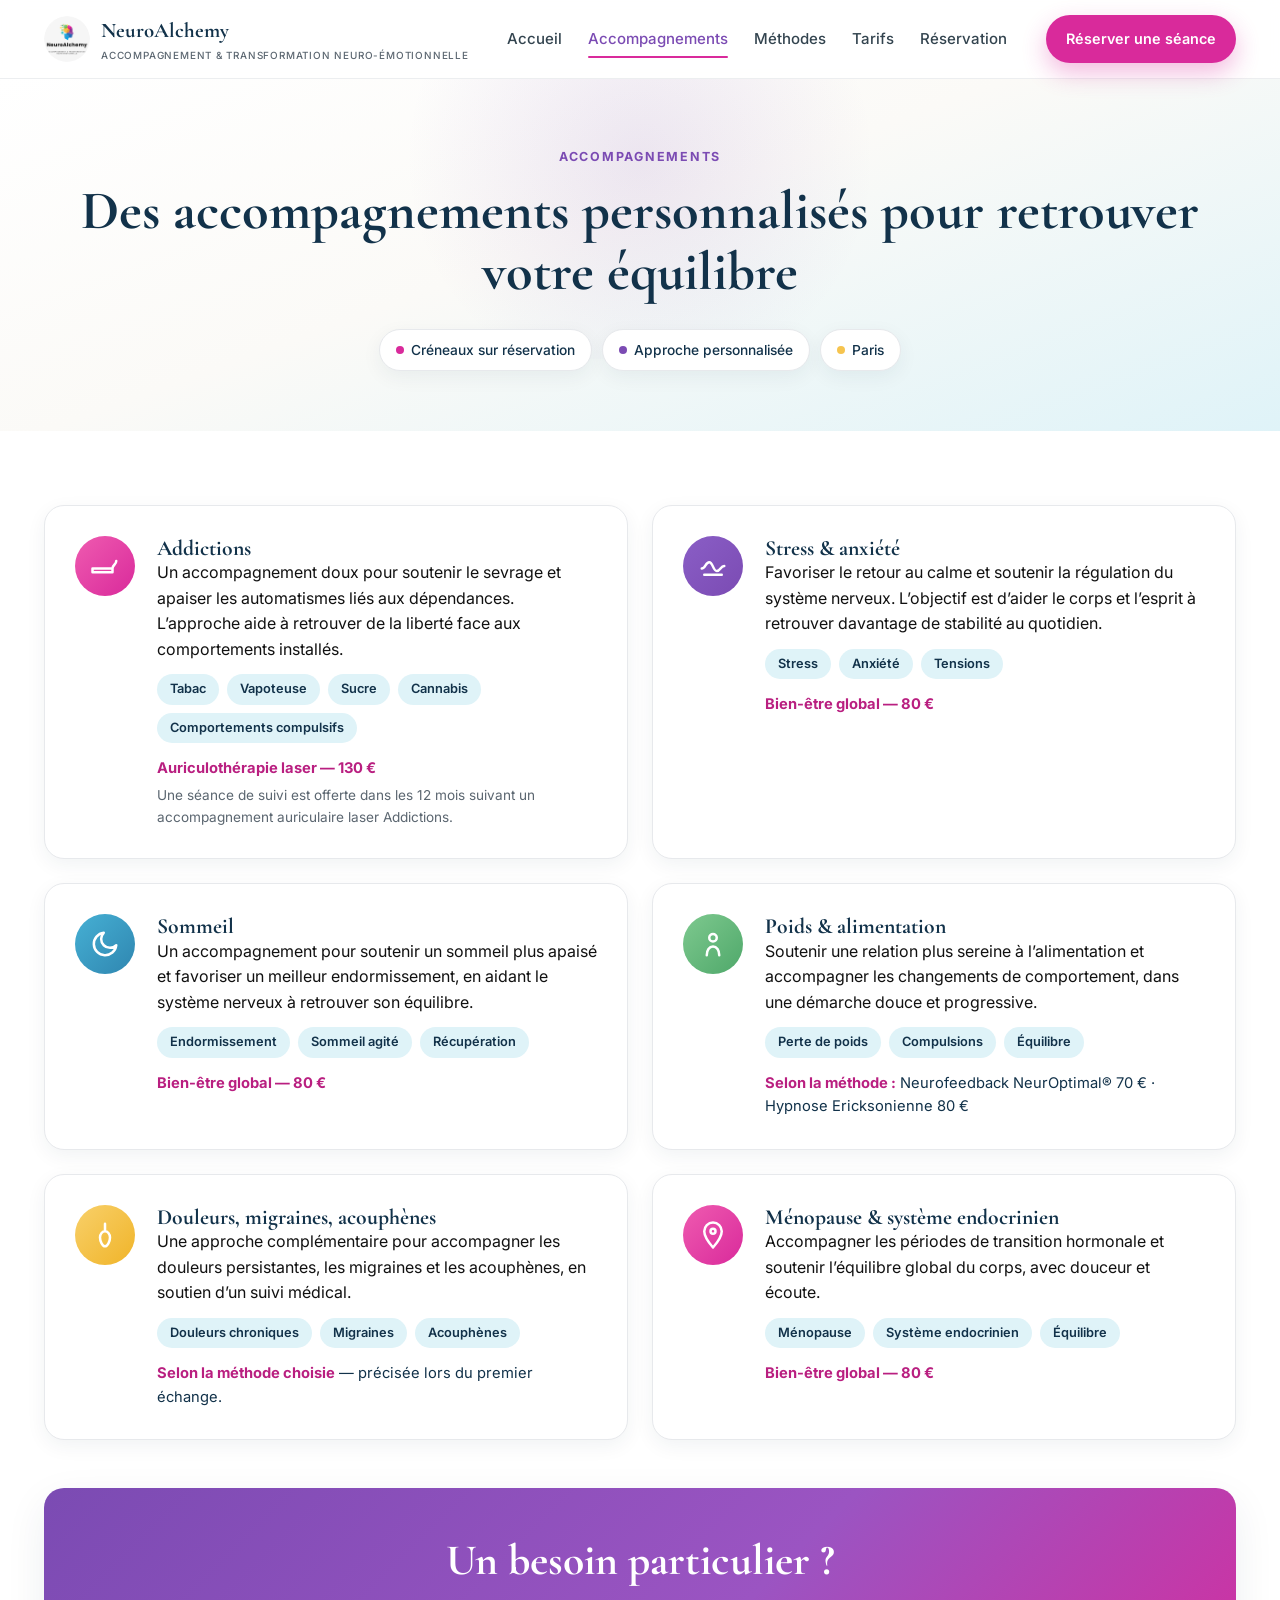
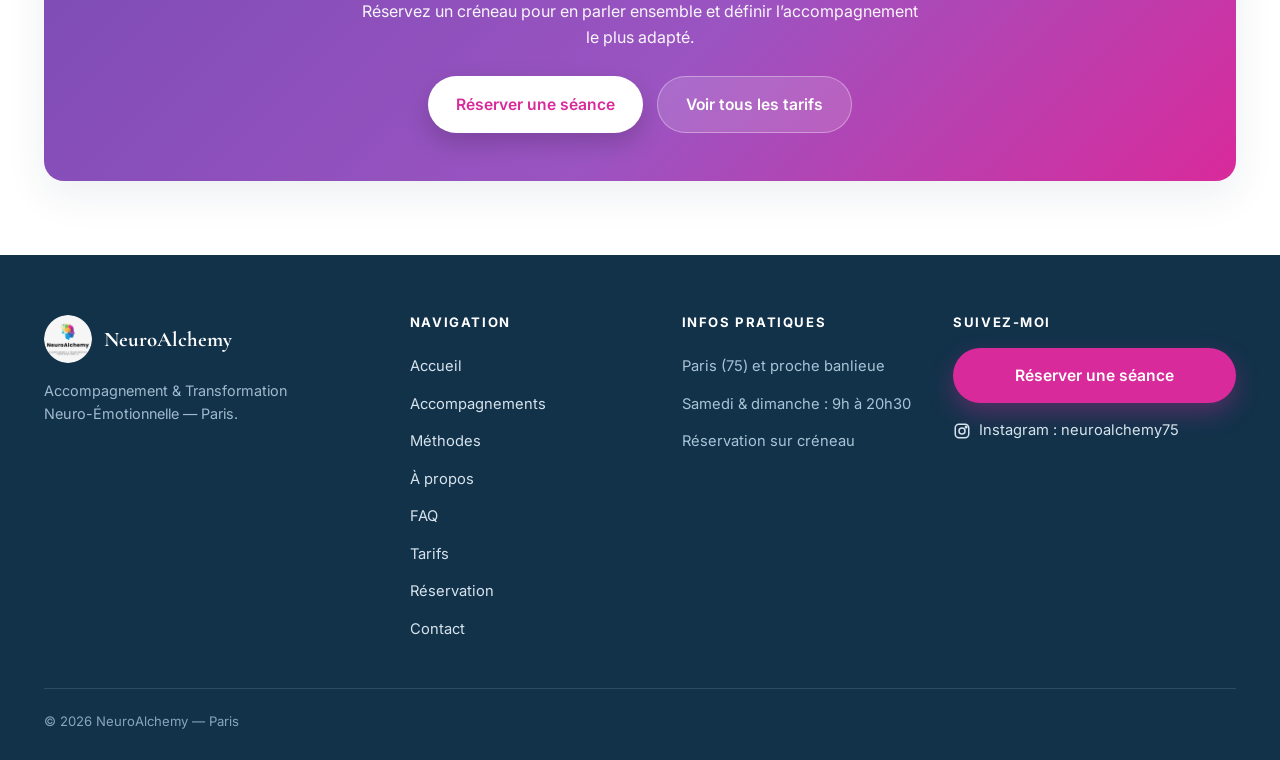
<file: accompagnements.html>
<!DOCTYPE html>
<html lang="fr">
<head>
<meta charset="UTF-8">
<meta name="viewport" content="width=device-width, initial-scale=1.0">
<title>Accompagnements — NeuroAlchemy | Paris</title>
<meta name="description" content="Des accompagnements personnalisés pour retrouver votre équilibre : addictions, stress, sommeil, poids, douleurs, ménopause. NeuroAlchemy, Paris.">
<link rel="preconnect" href="https://fonts.googleapis.com">
<link rel="preconnect" href="https://fonts.gstatic.com" crossorigin>
<link href="https://fonts.googleapis.com/css2?family=Cormorant+Garamond:wght@500;600;700&family=Inter:wght@400;500;600;700&display=swap" rel="stylesheet">
<link rel="icon" type="image/png" href="assets/favicon.png">
<link rel="icon" href="assets/favicon.ico" sizes="any">
<link rel="apple-touch-icon" href="assets/apple-touch-icon.png">
<meta property="og:type" content="website">
<meta property="og:title" content="NeuroAlchemy — Accompagnement &amp; Transformation Neuro-Émotionnelle">
<meta property="og:description" content="Neurofeedback Dynamique, EMDR-DSA, Hypnose Ericksonienne et Auriculothérapie laser à Paris.">
<meta property="og:image" content="https://neuro-alchemy-75.vercel.app/assets/og-image.png">
<meta property="og:url" content="https://neuro-alchemy-75.vercel.app/accompagnements.html">
<meta name="twitter:card" content="summary_large_image">
<meta name="twitter:title" content="NeuroAlchemy — Accompagnement &amp; Transformation Neuro-Émotionnelle">
<meta name="twitter:description" content="Accompagnement neuro-émotionnel à Paris : Neurofeedback Dynamique, EMDR-DSA, Hypnose Ericksonienne et Auriculothérapie laser.">
<meta name="twitter:image" content="https://neuro-alchemy-75.vercel.app/assets/twitter-card.png">
<link rel="stylesheet" href="assets/css/style.css">
</head>
<body>

<header class="site-header">
  <div class="container nav">
    <a href="index.html" class="brand">
      <img src="assets/img/logo-neuroalchemy.png" alt="Logo NeuroAlchemy">
      <span>NeuroAlchemy<small>Accompagnement &amp; transformation neuro-émotionnelle</small></span>
    </a>
    <nav class="nav-links">
      <a href="index.html">Accueil</a>
      <a href="accompagnements.html" class="active">Accompagnements</a>
      <a href="methodes.html">Méthodes</a>
      <a href="tarifs.html">Tarifs</a>
      <a href="reservation.html">Réservation</a>
    </nav>
    <div class="nav-cta">
      <a href="reservation.html" class="btn btn-rose">Réserver une séance</a>
      <button class="burger" aria-label="Ouvrir le menu" aria-expanded="false"><span></span><span></span><span></span></button>
    </div>
  </div>
</header>
<div class="mobile-menu" id="mobileMenu">
  <a href="index.html">Accueil</a>
  <a href="accompagnements.html">Accompagnements</a>
  <a href="methodes.html">Méthodes</a>
  <a href="tarifs.html">Tarifs</a>
  <a href="reservation.html">Réservation</a>
  <a href="reservation.html" class="btn btn-rose btn-block">Réserver une séance</a>
</div>

<!-- HERO PAGE -->
<section class="page-hero">
  <div class="container">
    <span class="eyebrow">Accompagnements</span>
    <h1>Des accompagnements personnalisés pour retrouver votre équilibre</h1>
    <div class="badges">
      <span class="badge"><span class="dot"></span> Créneaux sur réservation</span>
      <span class="badge"><span class="dot"></span> Approche personnalisée</span>
      <span class="badge"><span class="dot"></span> Paris</span>
    </div>
  </div>
</section>

<!-- CATÉGORIES -->
<section class="bg-white">
  <div class="container">
    <div class="grid grid-2">
      <article class="cat-card" data-reveal>
        <div class="icon-circle ic-rose"><svg viewBox="0 0 24 24" fill="none" stroke-width="2" stroke-linecap="round" stroke-linejoin="round"><path d="M2 14h16v3H2zM18 14c0-3 3-3 3-6"/></svg></div>
        <div>
          <h3>Addictions</h3>
          <p>Un accompagnement doux pour soutenir le sevrage et apaiser les automatismes liés aux dépendances. L’approche aide à retrouver de la liberté face aux comportements installés.</p>
          <div class="tags"><span>Tabac</span><span>Vapoteuse</span><span>Sucre</span><span>Cannabis</span><span>Comportements compulsifs</span></div>
          <p class="cat-price"><strong>Auriculothérapie laser — 130 €</strong><span class="suivi">Une séance de suivi est offerte dans les 12 mois suivant un accompagnement auriculaire laser Addictions.</span></p>
        </div>
      </article>
      <article class="cat-card" data-reveal>
        <div class="icon-circle ic-violet"><svg viewBox="0 0 24 24" fill="none" stroke-width="2" stroke-linecap="round" stroke-linejoin="round"><path d="M3 14c3 0 3-5 6-5s3 7 6 7 3-4 6-4"/><path d="M5 19h14"/></svg></div>
        <div>
          <h3>Stress &amp; anxiété</h3>
          <p>Favoriser le retour au calme et soutenir la régulation du système nerveux. L’objectif est d’aider le corps et l’esprit à retrouver davantage de stabilité au quotidien.</p>
          <div class="tags"><span>Stress</span><span>Anxiété</span><span>Tensions</span></div>
          <p class="cat-price"><strong>Bien-être global — 80 €</strong></p>
        </div>
      </article>
      <article class="cat-card" data-reveal>
        <div class="icon-circle ic-bleu"><svg viewBox="0 0 24 24" fill="none" stroke-width="2" stroke-linecap="round" stroke-linejoin="round"><path d="M21 13A9 9 0 1 1 11 3a7 7 0 0 0 10 10z"/></svg></div>
        <div>
          <h3>Sommeil</h3>
          <p>Un accompagnement pour soutenir un sommeil plus apaisé et favoriser un meilleur endormissement, en aidant le système nerveux à retrouver son équilibre.</p>
          <div class="tags"><span>Endormissement</span><span>Sommeil agité</span><span>Récupération</span></div>
          <p class="cat-price"><strong>Bien-être global — 80 €</strong></p>
        </div>
      </article>
      <article class="cat-card" data-reveal>
        <div class="icon-circle ic-vert"><svg viewBox="0 0 24 24" fill="none" stroke-width="2" stroke-linecap="round" stroke-linejoin="round"><circle cx="12" cy="7" r="3"/><path d="M7 21c0-4 2-7 5-7s5 3 5 7"/></svg></div>
        <div>
          <h3>Poids &amp; alimentation</h3>
          <p>Soutenir une relation plus sereine à l’alimentation et accompagner les changements de comportement, dans une démarche douce et progressive.</p>
          <div class="tags"><span>Perte de poids</span><span>Compulsions</span><span>Équilibre</span></div>
          <p class="cat-price"><strong>Selon la méthode :</strong> Neurofeedback NeurOptimal® 70 € · Hypnose Ericksonienne 80 €</p>
        </div>
      </article>
      <article class="cat-card" data-reveal>
        <div class="icon-circle ic-jaune"><svg viewBox="0 0 24 24" fill="none" stroke-width="2" stroke-linecap="round" stroke-linejoin="round"><path d="M12 3v6M12 9c-2 0-4 2-4 5s2 7 4 7 4-4 4-7-2-5-4-5z"/></svg></div>
        <div>
          <h3>Douleurs, migraines, acouphènes</h3>
          <p>Une approche complémentaire pour accompagner les douleurs persistantes, les migraines et les acouphènes, en soutien d’un suivi médical.</p>
          <div class="tags"><span>Douleurs chroniques</span><span>Migraines</span><span>Acouphènes</span></div>
          <p class="cat-price"><strong>Selon la méthode choisie</strong> — précisée lors du premier échange.</p>
        </div>
      </article>
      <article class="cat-card" data-reveal>
        <div class="icon-circle ic-rose"><svg viewBox="0 0 24 24" fill="none" stroke-width="2" stroke-linecap="round" stroke-linejoin="round"><path d="M12 2a7 7 0 0 0-7 7c0 5 7 13 7 13s7-8 7-13a7 7 0 0 0-7-7z"/><circle cx="12" cy="9" r="2"/></svg></div>
        <div>
          <h3>Ménopause &amp; système endocrinien</h3>
          <p>Accompagner les périodes de transition hormonale et soutenir l’équilibre global du corps, avec douceur et écoute.</p>
          <div class="tags"><span>Ménopause</span><span>Système endocrinien</span><span>Équilibre</span></div>
          <p class="cat-price"><strong>Bien-être global — 80 €</strong></p>
        </div>
      </article>
    </div>
    <div class="cta-band" style="margin-top:48px" data-reveal>
      <h2>Un besoin particulier ?</h2>
      <p>Réservez un créneau pour en parler ensemble et définir l’accompagnement le plus adapté.</p>
      <div class="hero-ctas" style="justify-content:center">
        <a href="reservation.html" class="btn btn-rose">Réserver une séance</a>
        <a href="tarifs.html" class="btn btn-light">Voir tous les tarifs</a>
      </div>
    </div>
  </div>
</section>

<footer class="site-footer">
  <div class="container">
    <div class="footer-grid">
      <div>
        <div class="footer-brand"><img src="assets/img/logo-neuroalchemy.png" alt="Logo NeuroAlchemy"> NeuroAlchemy</div>
        <p class="sig">Accompagnement &amp; Transformation Neuro-Émotionnelle — Paris.</p>
      </div>
      <div>
        <h4>Navigation</h4>
        <ul class="footer-links">
          <li><a href="index.html">Accueil</a></li>
          <li><a href="accompagnements.html">Accompagnements</a></li>
          <li><a href="methodes.html">Méthodes</a></li>
          <li><a href="a-propos.html">À propos</a></li>
          <li><a href="faq.html">FAQ</a></li>
          <li><a href="tarifs.html">Tarifs</a></li>
          <li><a href="reservation.html">Réservation</a></li>
          <li><a href="contact.html">Contact</a></li>
        </ul>
      </div>
      <div>
        <h4>Infos pratiques</h4>
        <ul class="footer-info">
          <li>Paris (75) et proche banlieue</li>
          <li>Samedi &amp; dimanche : 9h à 20h30</li>
          <li>Réservation sur créneau</li>
        </ul>
      </div>
      <div class="footer-cta">
        <h4>Suivez-moi</h4>
        <a href="reservation.html" class="btn btn-rose btn-block">Réserver une séance</a>
        <a class="insta" href="https://www.instagram.com/neuroalchemy75" target="_blank" rel="noopener">
          <svg width="18" height="18" viewBox="0 0 24 24" fill="none" stroke="currentColor" stroke-width="2"><rect x="3" y="3" width="18" height="18" rx="5"/><circle cx="12" cy="12" r="4"/><circle cx="17.5" cy="6.5" r="1"/></svg>
          Instagram : neuroalchemy75
        </a>
      </div>
    </div>
    <div class="footer-bottom">
      <p>© <span id="year"></span> NeuroAlchemy — Paris</p>
    </div>
  </div>
</footer>

<script src="assets/js/main.js"></script>
</body>
</html>
</file>
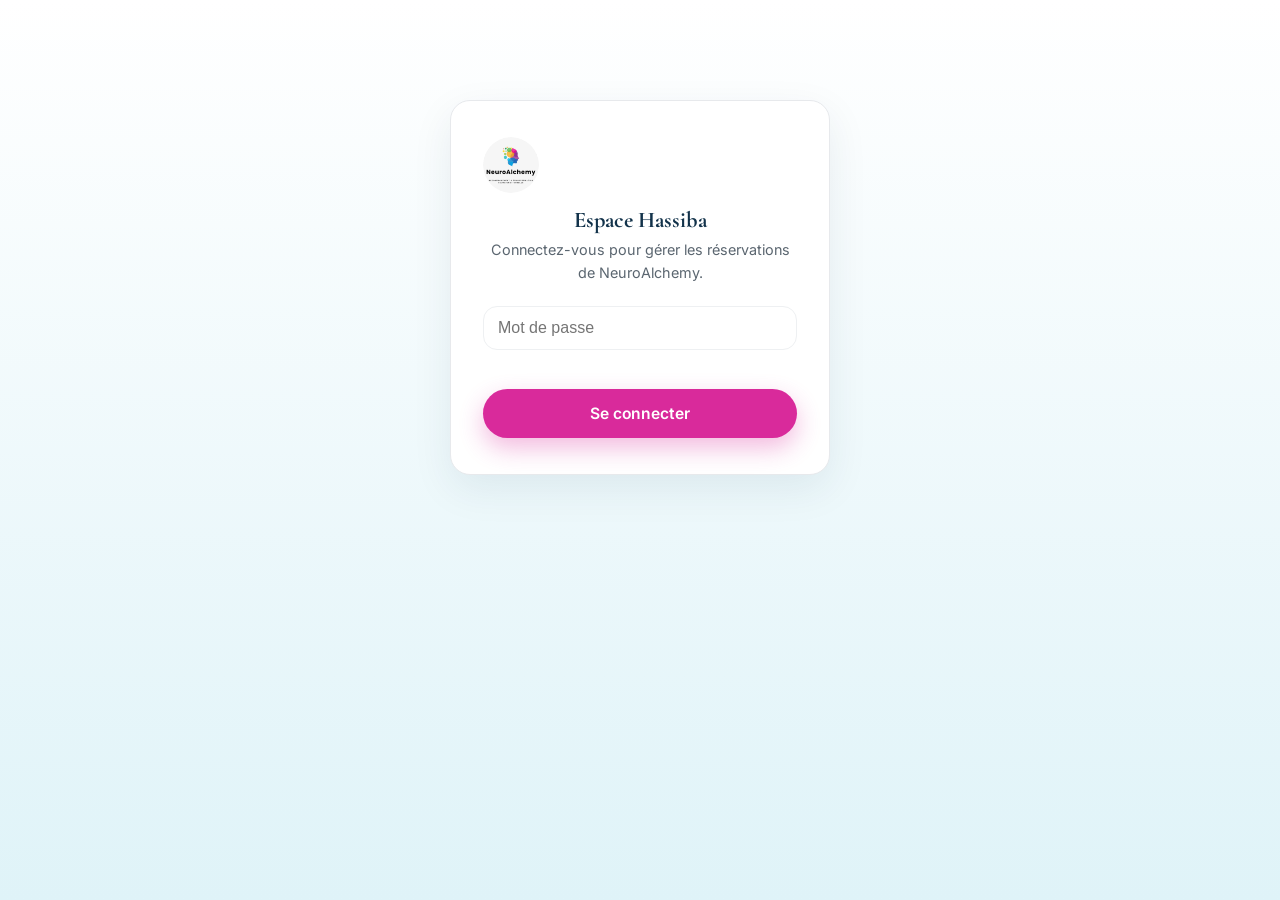
<file: admin.html>
<!DOCTYPE html>
<html lang="fr">
<head>
<meta charset="UTF-8">
<meta name="viewport" content="width=device-width, initial-scale=1.0">
<meta name="robots" content="noindex, nofollow">
<title>Espace Hassiba — NeuroAlchemy</title>
<link rel="preconnect" href="https://fonts.googleapis.com">
<link rel="preconnect" href="https://fonts.gstatic.com" crossorigin>
<link href="https://fonts.googleapis.com/css2?family=Cormorant+Garamond:wght@500;600;700&family=Inter:wght@400;500;600;700&display=swap" rel="stylesheet">
<link rel="icon" type="image/png" href="assets/favicon.png">
<link rel="stylesheet" href="assets/css/style.css">
</head>
<body>

<div class="admin-shell">
  <div class="container">

    <!-- Écran de connexion -->
    <div id="loginScreen" class="admin-login-card">
      <img src="assets/img/logo-neuroalchemy.png" alt="Logo NeuroAlchemy" style="width:56px;height:56px;border-radius:50%;margin-bottom:14px">
      <h1>Espace Hassiba</h1>
      <p>Connectez-vous pour gérer les réservations de NeuroAlchemy.</p>
      <form id="loginForm">
        <input type="password" id="loginPassword" placeholder="Mot de passe" autocomplete="current-password" required>
        <div class="admin-error" id="loginError"></div>
        <button type="submit" class="btn btn-rose btn-block" id="loginBtn">Se connecter</button>
      </form>
    </div>

    <!-- Tableau de bord -->
    <div id="dashboard" style="display:none">
      <div class="admin-header">
        <div class="brand"><img src="assets/img/logo-neuroalchemy.png" alt="Logo NeuroAlchemy"> <span>Espace Hassiba</span></div>
        <button class="btn btn-ghost" id="logoutBtn">Se déconnecter</button>
      </div>

      <div class="admin-tabs">
        <button class="admin-tab active" data-tab="bookings">Réservations</button>
        <button class="admin-tab" data-tab="availability">Jours bloqués</button>
        <button class="admin-tab" data-tab="account">Mon compte</button>
      </div>

      <!-- Réservations -->
      <div class="admin-panel active" id="panel-bookings">
        <div class="admin-filters">
          <div class="field"><label for="filterFrom">Du</label><input type="date" id="filterFrom"></div>
          <div class="field"><label for="filterTo">Au</label><input type="date" id="filterTo"></div>
          <div class="field"><label for="filterStatus">Statut réservation</label>
            <select id="filterStatus">
              <option value="">Tous</option>
              <option value="pending">En attente</option>
              <option value="confirmed">Confirmée</option>
              <option value="completed">Terminée</option>
              <option value="cancelled">Annulée</option>
            </select>
          </div>
          <button class="btn btn-ghost" id="refreshBtn">Actualiser</button>
        </div>
        <div class="admin-table-wrap">
          <table class="admin-table">
            <thead>
              <tr>
                <th>Date</th><th>Créneau</th><th>Client</th><th>Contact</th><th>Méthode</th>
                <th>Prix</th><th>Paiement</th><th>Statut</th><th>Note</th><th>Actions</th>
              </tr>
            </thead>
            <tbody id="bookingsBody"></tbody>
          </table>
          <div class="admin-empty" id="bookingsEmpty" style="display:none">Aucune réservation pour ces filtres.</div>
        </div>
      </div>

      <!-- Jours bloqués -->
      <div class="admin-panel" id="panel-availability">
        <div class="admin-add-block">
          <div class="field"><label for="blockDate">Date à bloquer</label><input type="date" id="blockDate"></div>
          <div class="field" style="flex:1;min-width:200px"><label for="blockReason">Raison (optionnel)</label><input type="text" id="blockReason" placeholder="Congés, indisponibilité…"></div>
          <button class="btn btn-rose" id="addBlockBtn">Bloquer cette date</button>
        </div>
        <div class="admin-table-wrap">
          <table class="admin-table">
            <thead><tr><th>Date</th><th>Raison</th><th>Actions</th></tr></thead>
            <tbody id="blockedBody"></tbody>
          </table>
          <div class="admin-empty" id="blockedEmpty" style="display:none">Aucun jour bloqué à venir.</div>
        </div>
      </div>

      <!-- Mon compte -->
      <div class="admin-panel" id="panel-account">
        <h3 style="margin-bottom:16px">Changer mon mot de passe</h3>
        <form id="pwdForm" style="max-width:360px">
          <div class="field" style="margin-bottom:12px"><label for="pwdCurrent">Mot de passe actuel</label><input type="password" id="pwdCurrent" required style="width:100%;padding:10px 12px;border:1.5px solid var(--gris-clair);border-radius:8px;margin-top:4px"></div>
          <div class="field" style="margin-bottom:12px"><label for="pwdNew">Nouveau mot de passe (10 caractères minimum)</label><input type="password" id="pwdNew" minlength="10" required style="width:100%;padding:10px 12px;border:1.5px solid var(--gris-clair);border-radius:8px;margin-top:4px"></div>
          <div class="admin-error" id="pwdError"></div>
          <button type="submit" class="btn btn-rose">Mettre à jour</button>
        </form>
      </div>
    </div>

  </div>
</div>

<div class="admin-toast" id="toast"></div>

<script src="assets/js/neuroalchemy-config.js"></script>
<script>
(function(){
  "use strict";
  var API=(window.NEUROALCHEMY_API||{}), API_BASE=API.base||"", API_KEY=API.anonKey||"";
  var TOKEN_KEY="neuroalchemy_admin_token";

  function getToken(){ return sessionStorage.getItem(TOKEN_KEY); }
  function setToken(t){ sessionStorage.setItem(TOKEN_KEY,t); }
  function clearToken(){ sessionStorage.removeItem(TOKEN_KEY); }

  function apiFetch(path,options){
    options=options||{};
    var headers=options.headers||{};
    headers["apikey"]=API_KEY;
    if(options.auth!==false){
      var t=getToken();
      if(t) headers["Authorization"]="Bearer "+t;
    }
    if(options.body) headers["Content-Type"]="application/json";
    options.headers=headers;
    return fetch(API_BASE+path,options).then(function(res){
      return res.json().catch(function(){return {};}).then(function(data){
        return {ok:res.ok,status:res.status,data:data};
      });
    });
  }

  function toast(msg){
    var t=document.getElementById("toast");
    t.textContent=msg; t.classList.add("show");
    setTimeout(function(){t.classList.remove("show");},2800);
  }

  var loginScreen=document.getElementById("loginScreen"),dashboard=document.getElementById("dashboard");
  var loginForm=document.getElementById("loginForm"),loginError=document.getElementById("loginError"),loginBtn=document.getElementById("loginBtn");

  function showDashboard(){
    loginScreen.style.display="none";
    dashboard.style.display="block";
    loadBookings(); loadBlockedDays();
  }
  function showLogin(){
    dashboard.style.display="none";
    loginScreen.style.display="block";
  }

  loginForm.addEventListener("submit",function(e){
    e.preventDefault();
    loginError.textContent="";
    loginBtn.disabled=true; loginBtn.textContent="Connexion…";
    var password=document.getElementById("loginPassword").value;
    apiFetch("/admin-login",{method:"POST",auth:false,body:JSON.stringify({password:password})}).then(function(res){
      loginBtn.disabled=false; loginBtn.textContent="Se connecter";
      if(!res.ok||!res.data.token){
        loginError.textContent="Mot de passe incorrect.";
        return;
      }
      setToken(res.data.token);
      document.getElementById("loginPassword").value="";
      showDashboard();
    }).catch(function(){
      loginBtn.disabled=false; loginBtn.textContent="Se connecter";
      loginError.textContent="Impossible de contacter le serveur.";
    });
  });

  document.getElementById("logoutBtn").addEventListener("click",function(){
    clearToken(); showLogin();
  });

  // Onglets
  Array.prototype.forEach.call(document.querySelectorAll(".admin-tab"),function(tab){
    tab.addEventListener("click",function(){
      Array.prototype.forEach.call(document.querySelectorAll(".admin-tab"),function(t){t.classList.remove("active");});
      Array.prototype.forEach.call(document.querySelectorAll(".admin-panel"),function(p){p.classList.remove("active");});
      tab.classList.add("active");
      document.getElementById("panel-"+tab.getAttribute("data-tab")).classList.add("active");
    });
  });

  var STATUS_LABELS={pending:"En attente",confirmed:"Confirmée",completed:"Terminée",cancelled:"Annulée"};
  var PAY_LABELS={pending:"En attente",paid:"Payé",failed:"Échoué",cancelled:"Annulé",refunded:"Remboursé"};

  function pill(value,labels){
    var label=(labels&&labels[value])||value||"—";
    return '<span class="pill pill-'+(value||"pending")+'">'+label+'</span>';
  }

  function esc(s){
    return String(s==null?"":s).replace(/[&<>"']/g,function(c){
      return {"&":"&amp;","<":"&lt;",">":"&gt;",'"':"&quot;","'":"&#39;"}[c];
    });
  }

  function loadBookings(){
    var params=new URLSearchParams();
    var from=document.getElementById("filterFrom").value; if(from) params.set("from",from);
    var to=document.getElementById("filterTo").value; if(to) params.set("to",to);
    var status=document.getElementById("filterStatus").value; if(status) params.set("status",status);
    apiFetch("/admin-bookings?"+params.toString(),{method:"GET"}).then(function(res){
      var body=document.getElementById("bookingsBody"),empty=document.getElementById("bookingsEmpty");
      body.innerHTML="";
      if(!res.ok){
        if(res.status===401){ clearToken(); showLogin(); }
        return;
      }
      var rows=res.data.bookings||[];
      empty.style.display=rows.length?"none":"block";
      rows.forEach(function(b){
        var tr=document.createElement("tr");
        tr.innerHTML=
          "<td>"+esc(b.booking_date)+"</td>"+
          "<td>"+esc(b.booking_time)+"</td>"+
          "<td>"+esc(b.customer_firstname)+" "+esc(b.customer_lastname)+"</td>"+
          "<td>"+esc(b.customer_phone)+"<br>"+esc(b.customer_email)+"</td>"+
          "<td>"+esc(b.service_name||"Non précisé")+"</td>"+
          "<td>"+(b.price!=null?Number(b.price).toFixed(2)+" €":"—")+"</td>"+
          "<td>"+pill(b.payment_status,PAY_LABELS)+(b.payment_method?"<br><small>"+esc(b.payment_method)+"</small>":"")+"</td>"+
          "<td>"+pill(b.status,STATUS_LABELS)+"</td>"+
          "<td style=\"max-width:220px;white-space:pre-wrap\">"+esc(b.note||"")+"</td>"+
          "<td><div class=\"admin-row-actions\"></div></td>";
        var actions=tr.querySelector(".admin-row-actions");
        if(b.status!=="cancelled"){
          addAction(actions,"Confirmer",function(){ patchBooking(b.id,{status:"confirmed"}); });
          addAction(actions,"Annuler",function(){ if(confirm("Annuler cette réservation ?")) patchBooking(b.id,{status:"cancelled"}); });
        }
        if(b.payment_status!=="paid"){
          addAction(actions,"Marquer payé (espèces)",function(){ patchBooking(b.id,{payment_status:"paid",payment_method:"especes"}); });
        }
        body.appendChild(tr);
      });
    });
  }

  function addAction(container,label,fn){
    var btn=document.createElement("button");
    btn.type="button"; btn.textContent=label;
    btn.addEventListener("click",fn);
    container.appendChild(btn);
  }

  function patchBooking(id,fields){
    var body=Object.assign({id:id},fields);
    apiFetch("/admin-bookings",{method:"PATCH",body:JSON.stringify(body)}).then(function(res){
      if(res.ok){ toast("Réservation mise à jour."); loadBookings(); }
      else { toast("Erreur lors de la mise à jour."); }
    });
  }

  document.getElementById("refreshBtn").addEventListener("click",loadBookings);
  document.getElementById("filterStatus").addEventListener("change",loadBookings);

  function loadBlockedDays(){
    apiFetch("/admin-availability",{method:"GET"}).then(function(res){
      var body=document.getElementById("blockedBody"),empty=document.getElementById("blockedEmpty");
      body.innerHTML="";
      if(!res.ok) return;
      var rows=res.data.blocked_days||[];
      empty.style.display=rows.length?"none":"block";
      rows.forEach(function(r){
        var tr=document.createElement("tr");
        tr.innerHTML="<td>"+esc(r.date)+"</td><td>"+esc(r.reason||"—")+"</td><td><div class=\"admin-row-actions\"></div></td>";
        addAction(tr.querySelector(".admin-row-actions"),"Débloquer",function(){
          apiFetch("/admin-availability?id="+encodeURIComponent(r.id),{method:"DELETE"}).then(function(res2){
            if(res2.ok){ toast("Date débloquée."); loadBlockedDays(); }
          });
        });
        body.appendChild(tr);
      });
    });
  }

  document.getElementById("addBlockBtn").addEventListener("click",function(){
    var date=document.getElementById("blockDate").value;
    if(!date){ alert("Merci de choisir une date."); return; }
    var reason=document.getElementById("blockReason").value;
    apiFetch("/admin-availability",{method:"POST",body:JSON.stringify({date:date,reason:reason||null})}).then(function(res){
      if(res.ok){
        toast("Date bloquée.");
        document.getElementById("blockDate").value="";
        document.getElementById("blockReason").value="";
        loadBlockedDays();
      } else {
        toast("Erreur lors du blocage de la date.");
      }
    });
  });

  var pwdForm=document.getElementById("pwdForm"),pwdError=document.getElementById("pwdError");
  pwdForm.addEventListener("submit",function(e){
    e.preventDefault();
    pwdError.textContent="";
    var current=document.getElementById("pwdCurrent").value;
    var next=document.getElementById("pwdNew").value;
    apiFetch("/admin-change-password",{method:"POST",body:JSON.stringify({current_password:current,new_password:next})}).then(function(res){
      if(res.ok){
        toast("Mot de passe mis à jour.");
        pwdForm.reset();
      } else {
        pwdError.textContent = res.data && res.data.error==="invalid_current_password"
          ? "Mot de passe actuel incorrect."
          : "Impossible de mettre à jour le mot de passe.";
      }
    });
  });

  // Session existante ?
  if(getToken()){ showDashboard(); } else { showLogin(); }
})();
</script>
</body>
</html>
</file>
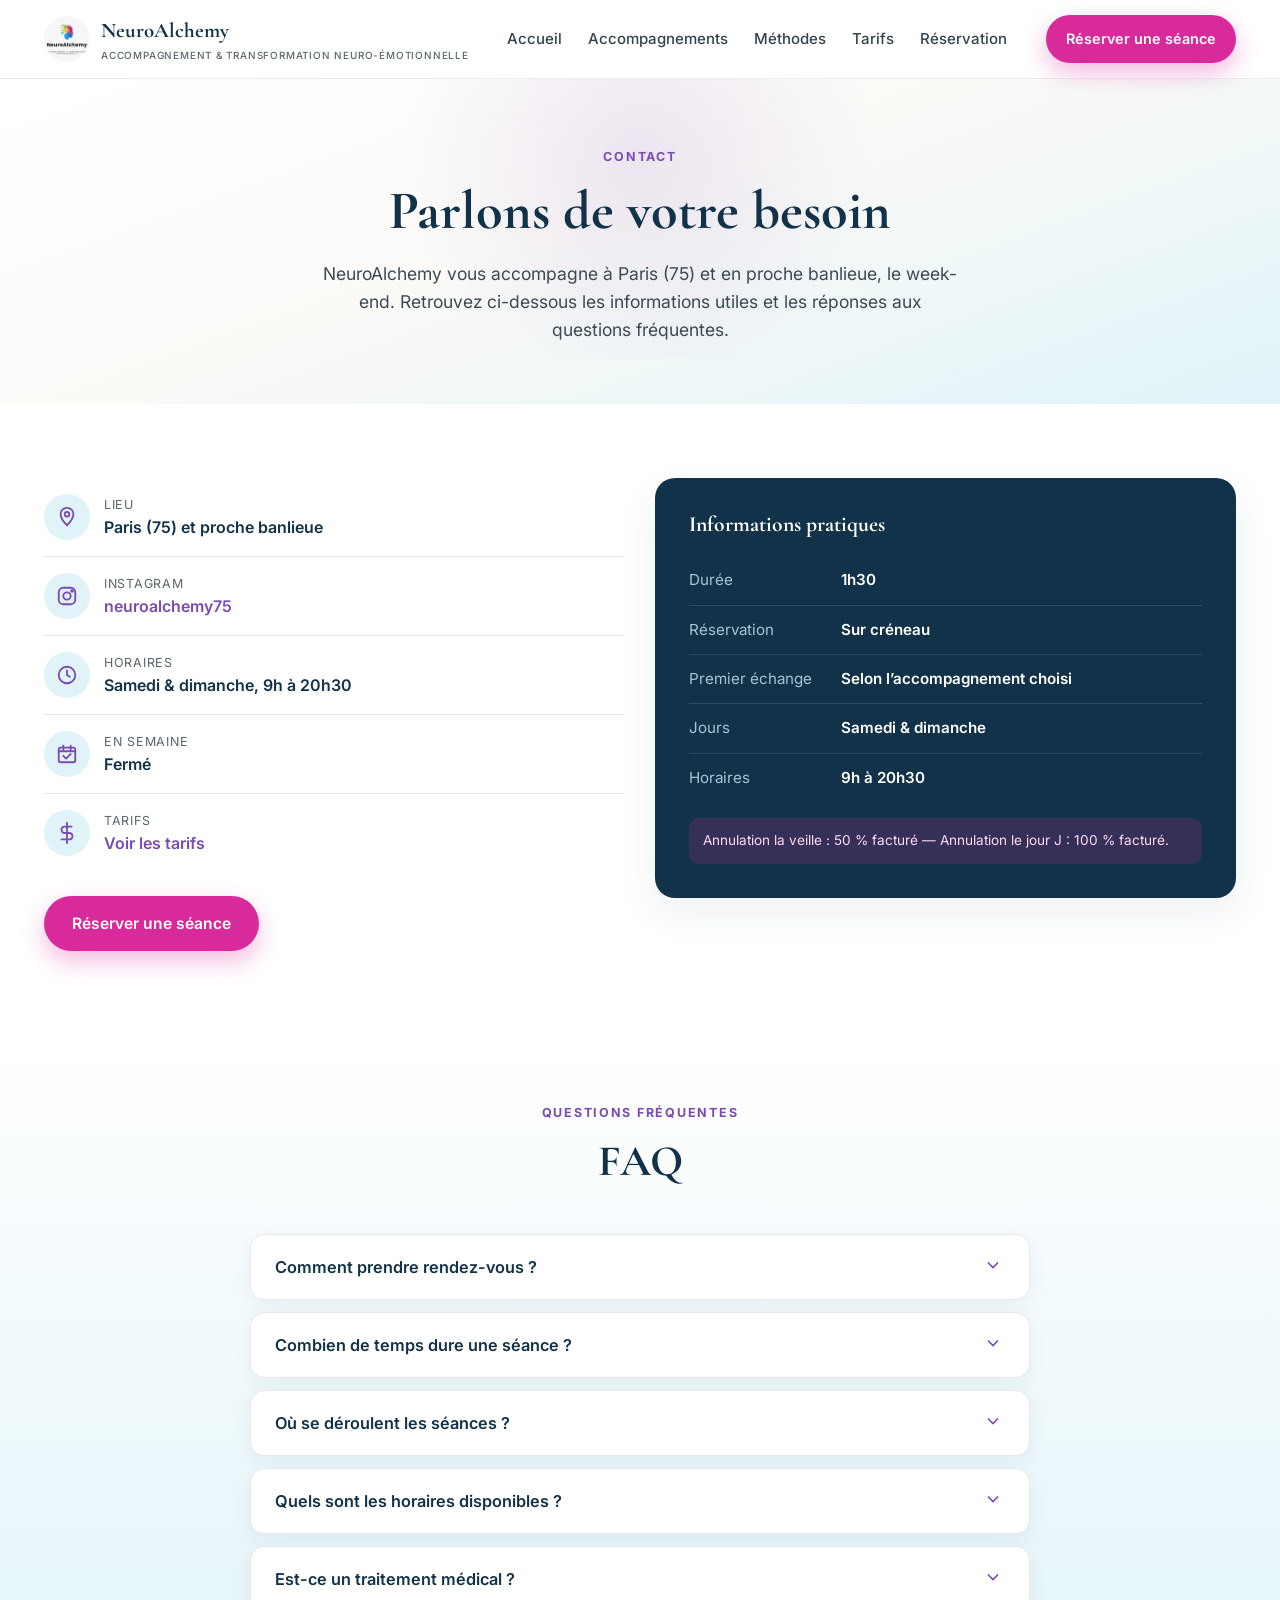
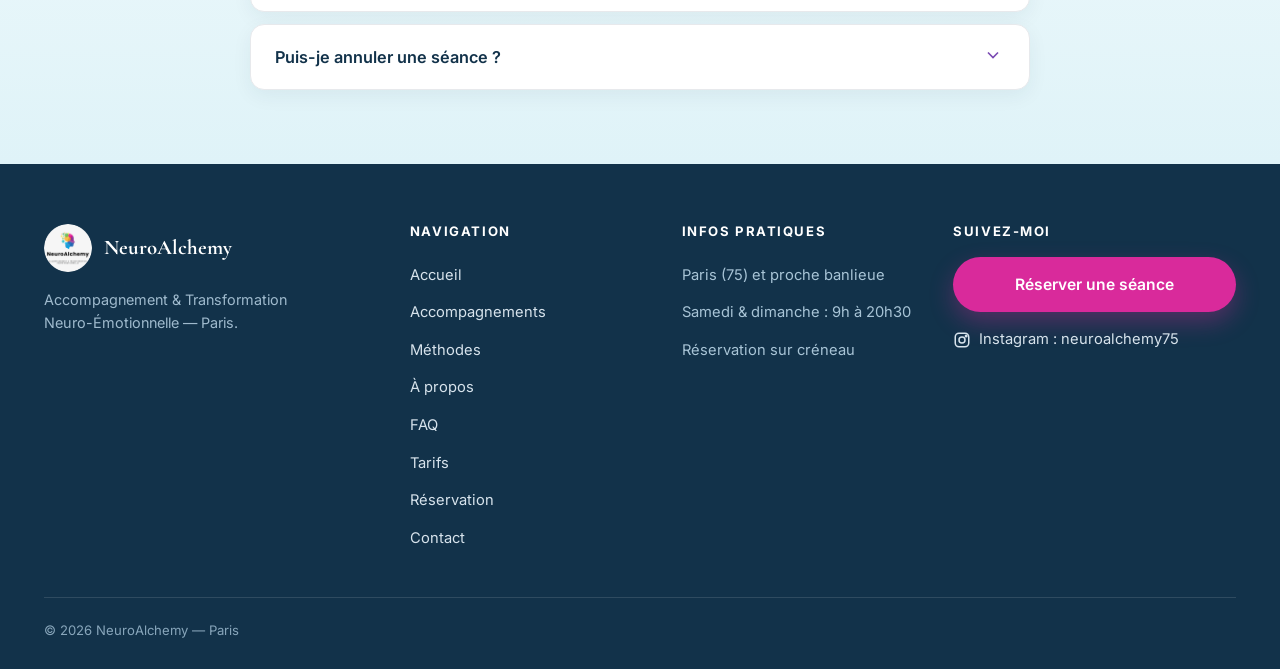
<file: contact.html>
<!DOCTYPE html>
<html lang="fr">
<head>
<meta charset="UTF-8">
<meta name="viewport" content="width=device-width, initial-scale=1.0">
<title>Contact — NeuroAlchemy | Paris</title>
<meta name="description" content="Contactez NeuroAlchemy à Paris. Instagram neuroalchemy75, séances samedi & dimanche 9h-20h. Questions fréquentes et réservation.">
<link rel="preconnect" href="https://fonts.googleapis.com">
<link rel="preconnect" href="https://fonts.gstatic.com" crossorigin>
<link href="https://fonts.googleapis.com/css2?family=Cormorant+Garamond:wght@500;600;700&family=Inter:wght@400;500;600;700&display=swap" rel="stylesheet">
<link rel="icon" type="image/png" href="assets/favicon.png">
<link rel="icon" href="assets/favicon.ico" sizes="any">
<link rel="apple-touch-icon" href="assets/apple-touch-icon.png">
<meta property="og:type" content="website">
<meta property="og:title" content="NeuroAlchemy — Accompagnement &amp; Transformation Neuro-Émotionnelle">
<meta property="og:description" content="Neurofeedback Dynamique, EMDR-DSA, Hypnose Ericksonienne et Auriculothérapie laser à Paris.">
<meta property="og:image" content="https://neuro-alchemy-75.vercel.app/assets/og-image.png">
<meta property="og:url" content="https://neuro-alchemy-75.vercel.app/contact.html">
<meta name="twitter:card" content="summary_large_image">
<meta name="twitter:title" content="NeuroAlchemy — Accompagnement &amp; Transformation Neuro-Émotionnelle">
<meta name="twitter:description" content="Accompagnement neuro-émotionnel à Paris : Neurofeedback Dynamique, EMDR-DSA, Hypnose Ericksonienne et Auriculothérapie laser.">
<meta name="twitter:image" content="https://neuro-alchemy-75.vercel.app/assets/twitter-card.png">
<link rel="stylesheet" href="assets/css/style.css">
</head>
<body>

<header class="site-header">
  <div class="container nav">
    <a href="index.html" class="brand">
      <img src="assets/img/logo-neuroalchemy.png" alt="Logo NeuroAlchemy">
      <span>NeuroAlchemy<small>Accompagnement &amp; transformation neuro-émotionnelle</small></span>
    </a>
    <nav class="nav-links">
      <a href="index.html">Accueil</a>
      <a href="accompagnements.html">Accompagnements</a>
      <a href="methodes.html">Méthodes</a>
      <a href="tarifs.html">Tarifs</a>
      <a href="reservation.html">Réservation</a>
    </nav>
    <div class="nav-cta">
      <a href="reservation.html" class="btn btn-rose">Réserver une séance</a>
      <button class="burger" aria-label="Ouvrir le menu" aria-expanded="false"><span></span><span></span><span></span></button>
    </div>
  </div>
</header>
<div class="mobile-menu" id="mobileMenu">
  <a href="index.html">Accueil</a>
  <a href="accompagnements.html">Accompagnements</a>
  <a href="methodes.html">Méthodes</a>
  <a href="tarifs.html">Tarifs</a>
  <a href="reservation.html">Réservation</a>
  <a href="reservation.html" class="btn btn-rose btn-block">Réserver une séance</a>
</div>

<section class="page-hero">
  <div class="container">
    <span class="eyebrow">Contact</span>
    <h1>Parlons de votre besoin</h1>
    <p>NeuroAlchemy vous accompagne à Paris (75) et en proche banlieue, le week-end. Retrouvez ci-dessous les informations utiles et les réponses aux questions fréquentes.</p>
  </div>
</section>

<section class="bg-white">
  <div class="container">
    <div class="contact-grid">
      <div data-reveal>
        <ul class="contact-info">
          <li>
            <span class="ci-ic"><svg viewBox="0 0 24 24" fill="none" stroke="currentColor" stroke-width="2" stroke-linecap="round" stroke-linejoin="round"><path d="M12 21s-7-7-7-12a7 7 0 0 1 14 0c0 5-7 12-7 12z"/><circle cx="12" cy="9" r="2.5"/></svg></span>
            <div><div class="ci-lbl">Lieu</div><div class="ci-val">Paris (75) et proche banlieue</div></div>
          </li>
          <li>
            <span class="ci-ic"><svg viewBox="0 0 24 24" fill="none" stroke="currentColor" stroke-width="2"><rect x="3" y="3" width="18" height="18" rx="5"/><circle cx="12" cy="12" r="4"/><circle cx="17.5" cy="6.5" r="1"/></svg></span>
            <div><div class="ci-lbl">Instagram</div><div class="ci-val"><a href="https://www.instagram.com/neuroalchemy75" target="_blank" rel="noopener" class="text-violet">neuroalchemy75</a></div></div>
          </li>
          <li>
            <span class="ci-ic"><svg viewBox="0 0 24 24" fill="none" stroke="currentColor" stroke-width="2" stroke-linecap="round" stroke-linejoin="round"><circle cx="12" cy="12" r="9"/><path d="M12 7v5l3 2"/></svg></span>
            <div><div class="ci-lbl">Horaires</div><div class="ci-val">Samedi &amp; dimanche, 9h à 20h30</div></div>
          </li>
          <li>
            <span class="ci-ic"><svg viewBox="0 0 24 24" fill="none" stroke="currentColor" stroke-width="2" stroke-linecap="round" stroke-linejoin="round"><rect x="3" y="5" width="18" height="16" rx="2"/><path d="M3 9h18M8 3v4M16 3v4"/><path d="M8 14l3 3 5-5" /></svg></span>
            <div><div class="ci-lbl">En semaine</div><div class="ci-val">Fermé</div></div>
          </li>
          <li>
            <span class="ci-ic"><svg viewBox="0 0 24 24" fill="none" stroke="currentColor" stroke-width="2" stroke-linecap="round" stroke-linejoin="round"><path d="M12 1v22M17 5H9.5a3.5 3.5 0 0 0 0 7h5a3.5 3.5 0 0 1 0 7H6"/></svg></span>
            <div><div class="ci-lbl">Tarifs</div><div class="ci-val"><a href="tarifs.html" class="text-violet">Voir les tarifs</a></div></div>
          </li>
        </ul>
        <a href="reservation.html" class="btn btn-rose" style="margin-top:24px">Réserver une séance</a>
      </div>
      <div data-reveal>
        <div class="infos-card">
          <h3>Informations pratiques</h3>
          <ul class="infos-list">
            <li><span class="lbl">Durée</span><span class="val">1h30</span></li>
            <li><span class="lbl">Réservation</span><span class="val">Sur créneau</span></li>
            <li><span class="lbl">Premier échange</span><span class="val">Selon l’accompagnement choisi</span></li>
            <li><span class="lbl">Jours</span><span class="val">Samedi &amp; dimanche</span></li>
            <li><span class="lbl">Horaires</span><span class="val">9h à 20h30</span></li>
          </ul>
          <div class="warn">Annulation la veille : 50 % facturé — Annulation le jour J : 100 % facturé.</div>
        </div>
      </div>
    </div>
  </div>
</section>

<!-- FAQ -->
<section class="bg-soft">
  <div class="container">
    <div class="section-head">
      <span class="eyebrow">Questions fréquentes</span>
      <h2>FAQ</h2>
    </div>
    <div class="faq">
      <div class="faq-item">
        <button class="faq-q">Comment prendre rendez-vous ?<span class="chev"><svg width="20" height="20" viewBox="0 0 24 24" fill="none" stroke="currentColor" stroke-width="2"><path d="M6 9l6 6 6-6"/></svg></span></button>
        <div class="faq-a"><p>Vous pouvez réserver un créneau via la page Réservation. Hassiba vous recontactera pour confirmer votre demande.</p></div>
      </div>
      <div class="faq-item">
        <button class="faq-q">Combien de temps dure une séance ?<span class="chev"><svg width="20" height="20" viewBox="0 0 24 24" fill="none" stroke="currentColor" stroke-width="2"><path d="M6 9l6 6 6-6"/></svg></span></button>
        <div class="faq-a"><p>Une séance dure environ 1h30.</p></div>
      </div>
      <div class="faq-item">
        <button class="faq-q">Où se déroulent les séances ?<span class="chev"><svg width="20" height="20" viewBox="0 0 24 24" fill="none" stroke="currentColor" stroke-width="2"><path d="M6 9l6 6 6-6"/></svg></span></button>
        <div class="faq-a"><p>À Paris (75) et en proche banlieue. Un déplacement à domicile est possible dans cette zone, avec des frais supplémentaires selon la distance.</p></div>
      </div>
      <div class="faq-item">
        <button class="faq-q">Quels sont les horaires disponibles ?<span class="chev"><svg width="20" height="20" viewBox="0 0 24 24" fill="none" stroke="currentColor" stroke-width="2"><path d="M6 9l6 6 6-6"/></svg></span></button>
        <div class="faq-a"><p>Les séances ont lieu le samedi et le dimanche, de 9h à 20h30. NeuroAlchemy est fermé en semaine.</p></div>
      </div>
      <div class="faq-item">
        <button class="faq-q">Est-ce un traitement médical ?<span class="chev"><svg width="20" height="20" viewBox="0 0 24 24" fill="none" stroke="currentColor" stroke-width="2"><path d="M6 9l6 6 6-6"/></svg></span></button>
        <div class="faq-a"><p>Non. Les accompagnements proposés ne remplacent pas un avis médical, un diagnostic ou un traitement prescrit.</p></div>
      </div>
      <div class="faq-item">
        <button class="faq-q">Puis-je annuler une séance ?<span class="chev"><svg width="20" height="20" viewBox="0 0 24 24" fill="none" stroke="currentColor" stroke-width="2"><path d="M6 9l6 6 6-6"/></svg></span></button>
        <div class="faq-a"><p>Oui. En cas d’annulation la veille, 50 % peuvent être facturés. En cas d’annulation le jour J, 100 % peuvent être facturés.</p></div>
      </div>
    </div>
  </div>
</section>

<footer class="site-footer">
  <div class="container">
    <div class="footer-grid">
      <div>
        <div class="footer-brand"><img src="assets/img/logo-neuroalchemy.png" alt="Logo NeuroAlchemy"> NeuroAlchemy</div>
        <p class="sig">Accompagnement &amp; Transformation Neuro-Émotionnelle — Paris.</p>
      </div>
      <div>
        <h4>Navigation</h4>
        <ul class="footer-links">
          <li><a href="index.html">Accueil</a></li>
          <li><a href="accompagnements.html">Accompagnements</a></li>
          <li><a href="methodes.html">Méthodes</a></li>
          <li><a href="a-propos.html">À propos</a></li>
          <li><a href="faq.html">FAQ</a></li>
          <li><a href="tarifs.html">Tarifs</a></li>
          <li><a href="reservation.html">Réservation</a></li>
          <li><a href="contact.html">Contact</a></li>
        </ul>
      </div>
      <div>
        <h4>Infos pratiques</h4>
        <ul class="footer-info">
          <li>Paris (75) et proche banlieue</li>
          <li>Samedi &amp; dimanche : 9h à 20h30</li>
          <li>Réservation sur créneau</li>
        </ul>
      </div>
      <div class="footer-cta">
        <h4>Suivez-moi</h4>
        <a href="reservation.html" class="btn btn-rose btn-block">Réserver une séance</a>
        <a class="insta" href="https://www.instagram.com/neuroalchemy75" target="_blank" rel="noopener">
          <svg width="18" height="18" viewBox="0 0 24 24" fill="none" stroke="currentColor" stroke-width="2"><rect x="3" y="3" width="18" height="18" rx="5"/><circle cx="12" cy="12" r="4"/><circle cx="17.5" cy="6.5" r="1"/></svg>
          Instagram : neuroalchemy75
        </a>
      </div>
    </div>
    <div class="footer-bottom">
      <p>© <span id="year"></span> NeuroAlchemy — Paris</p>
    </div>
  </div>
</footer>

<script src="assets/js/main.js"></script>
</body>
</html>
</file>
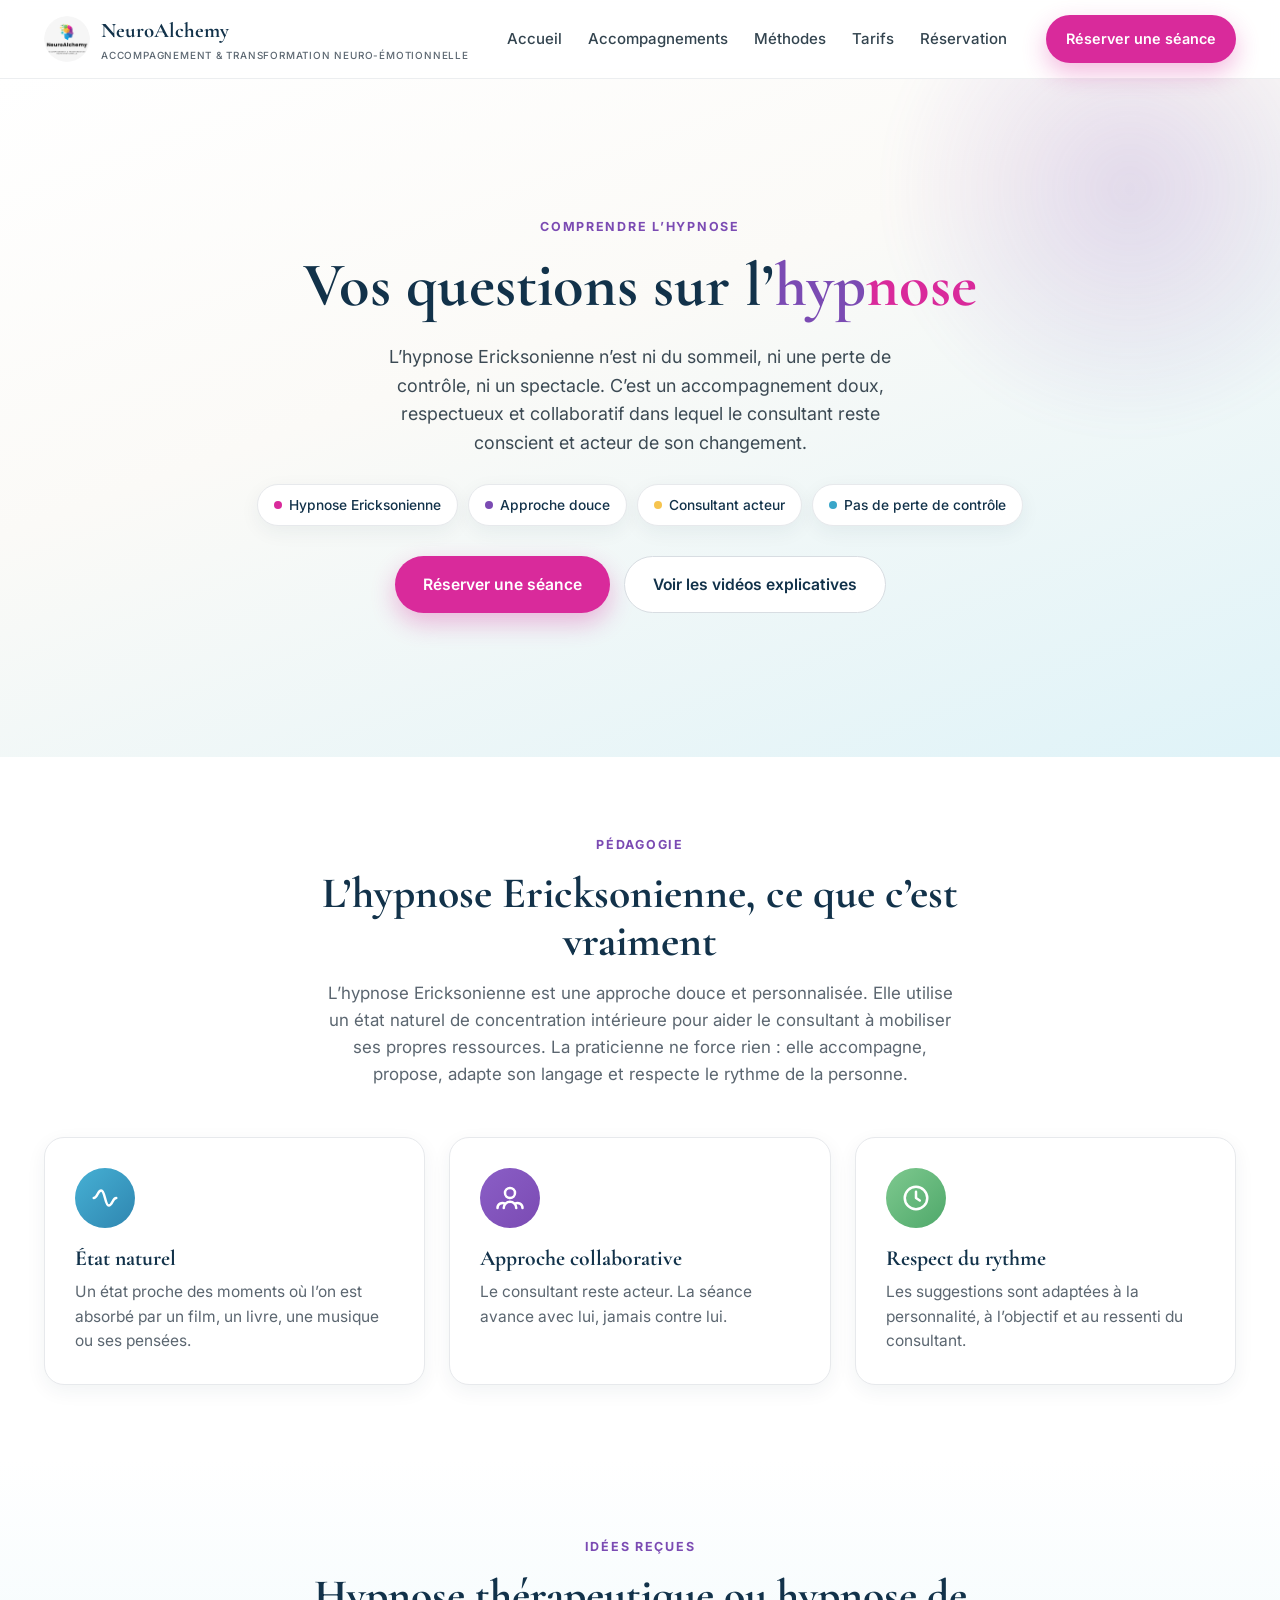
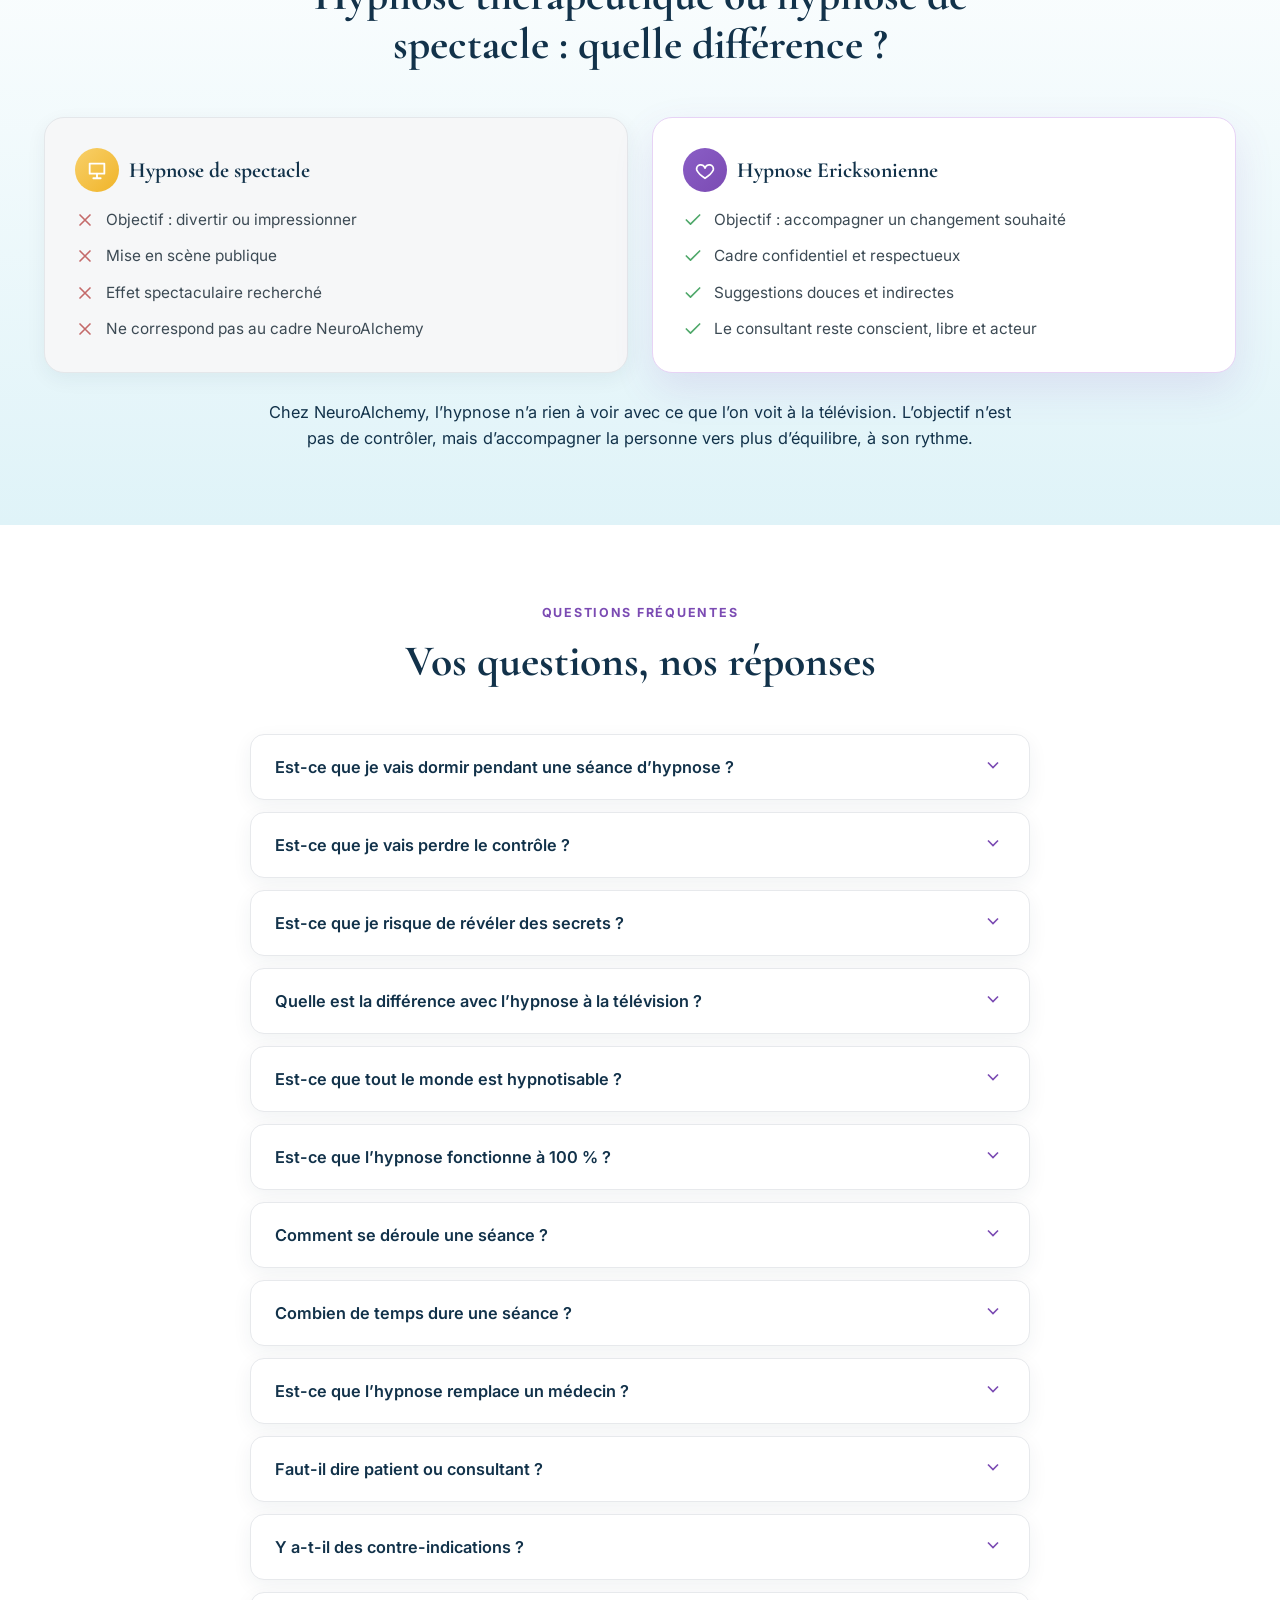
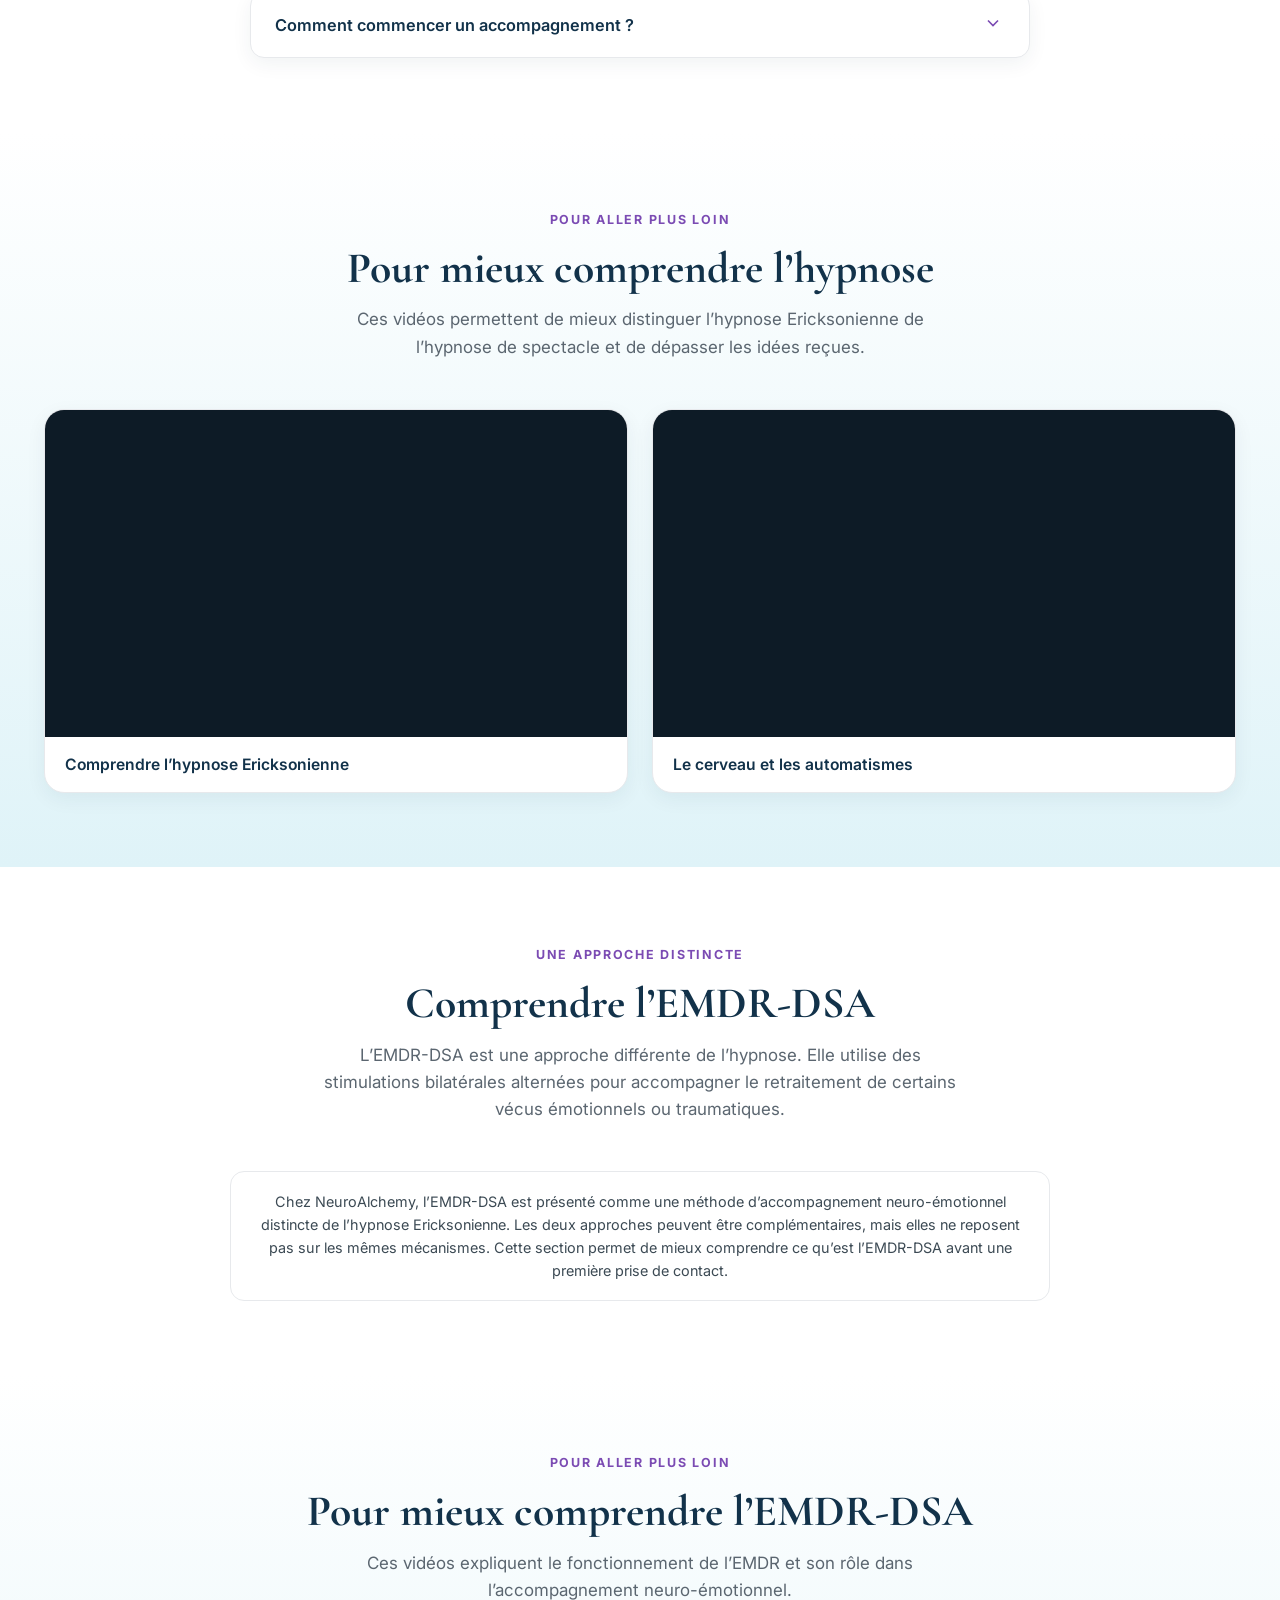
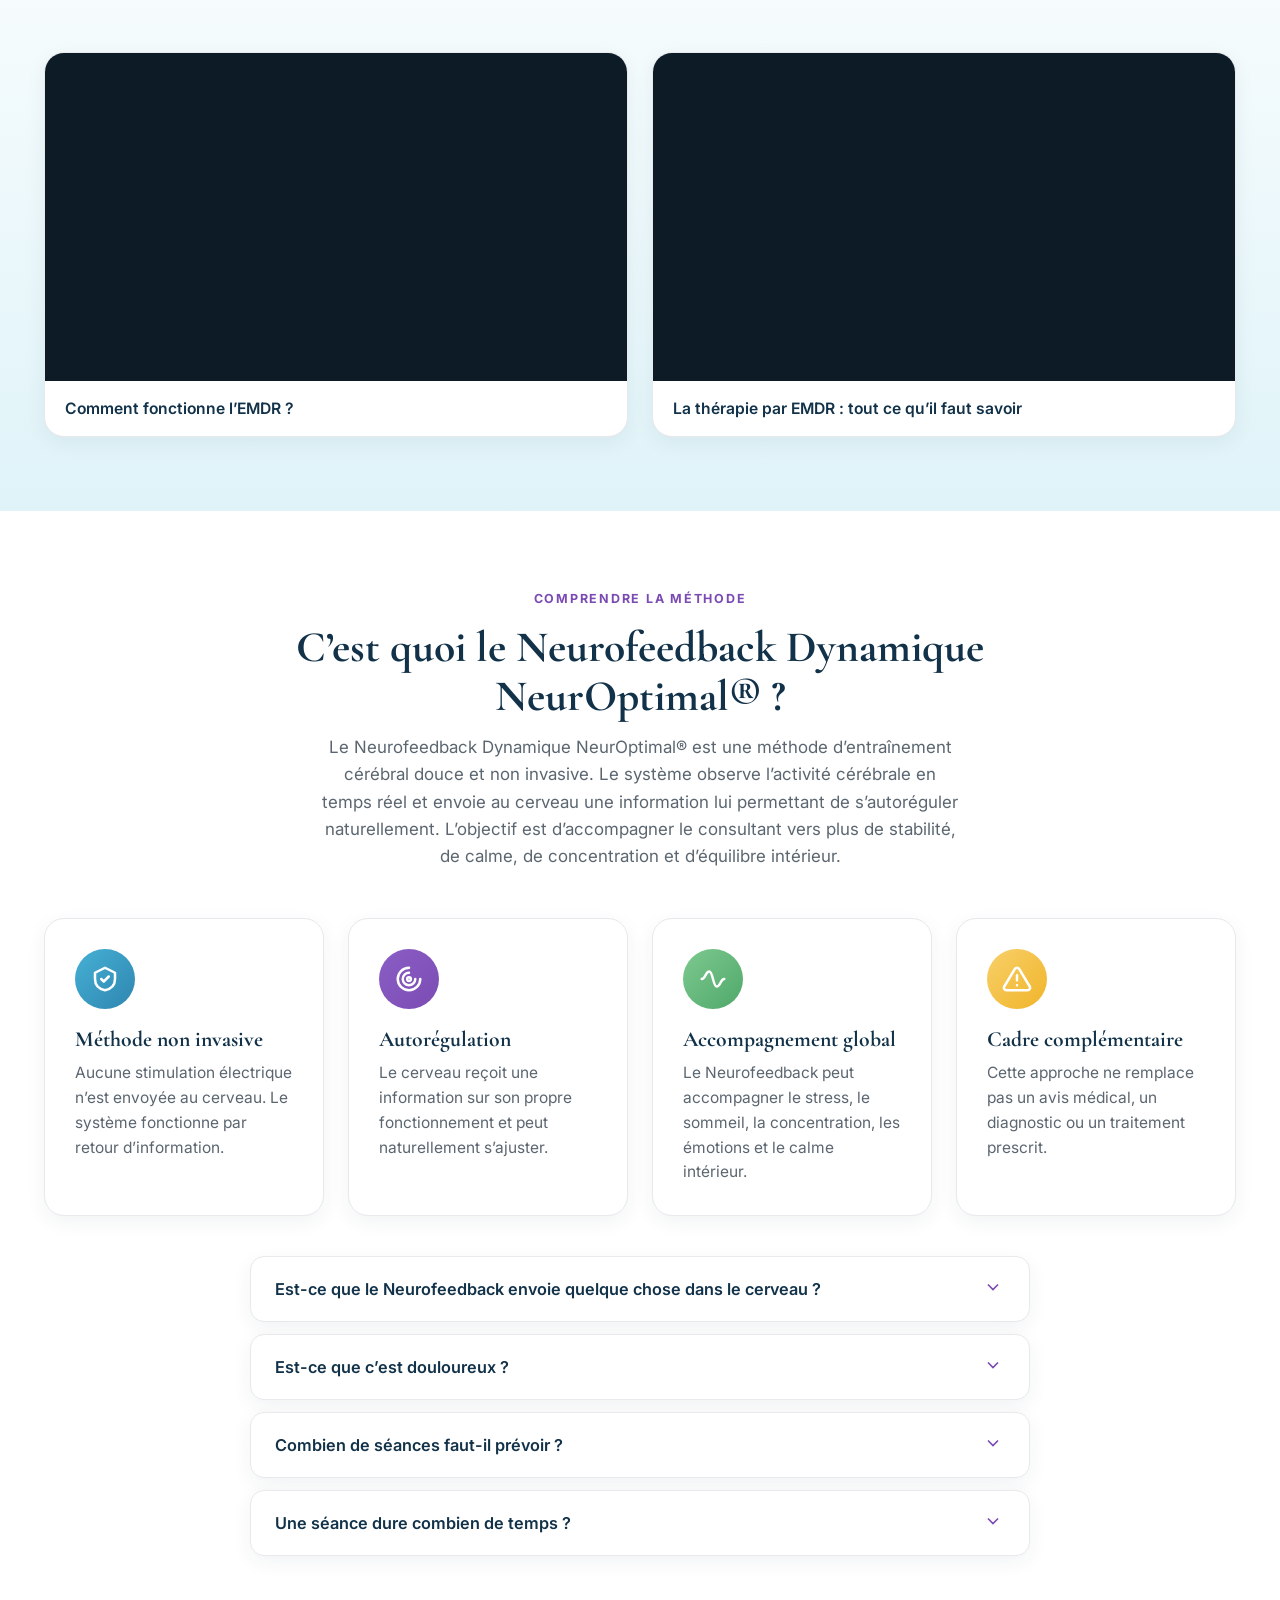
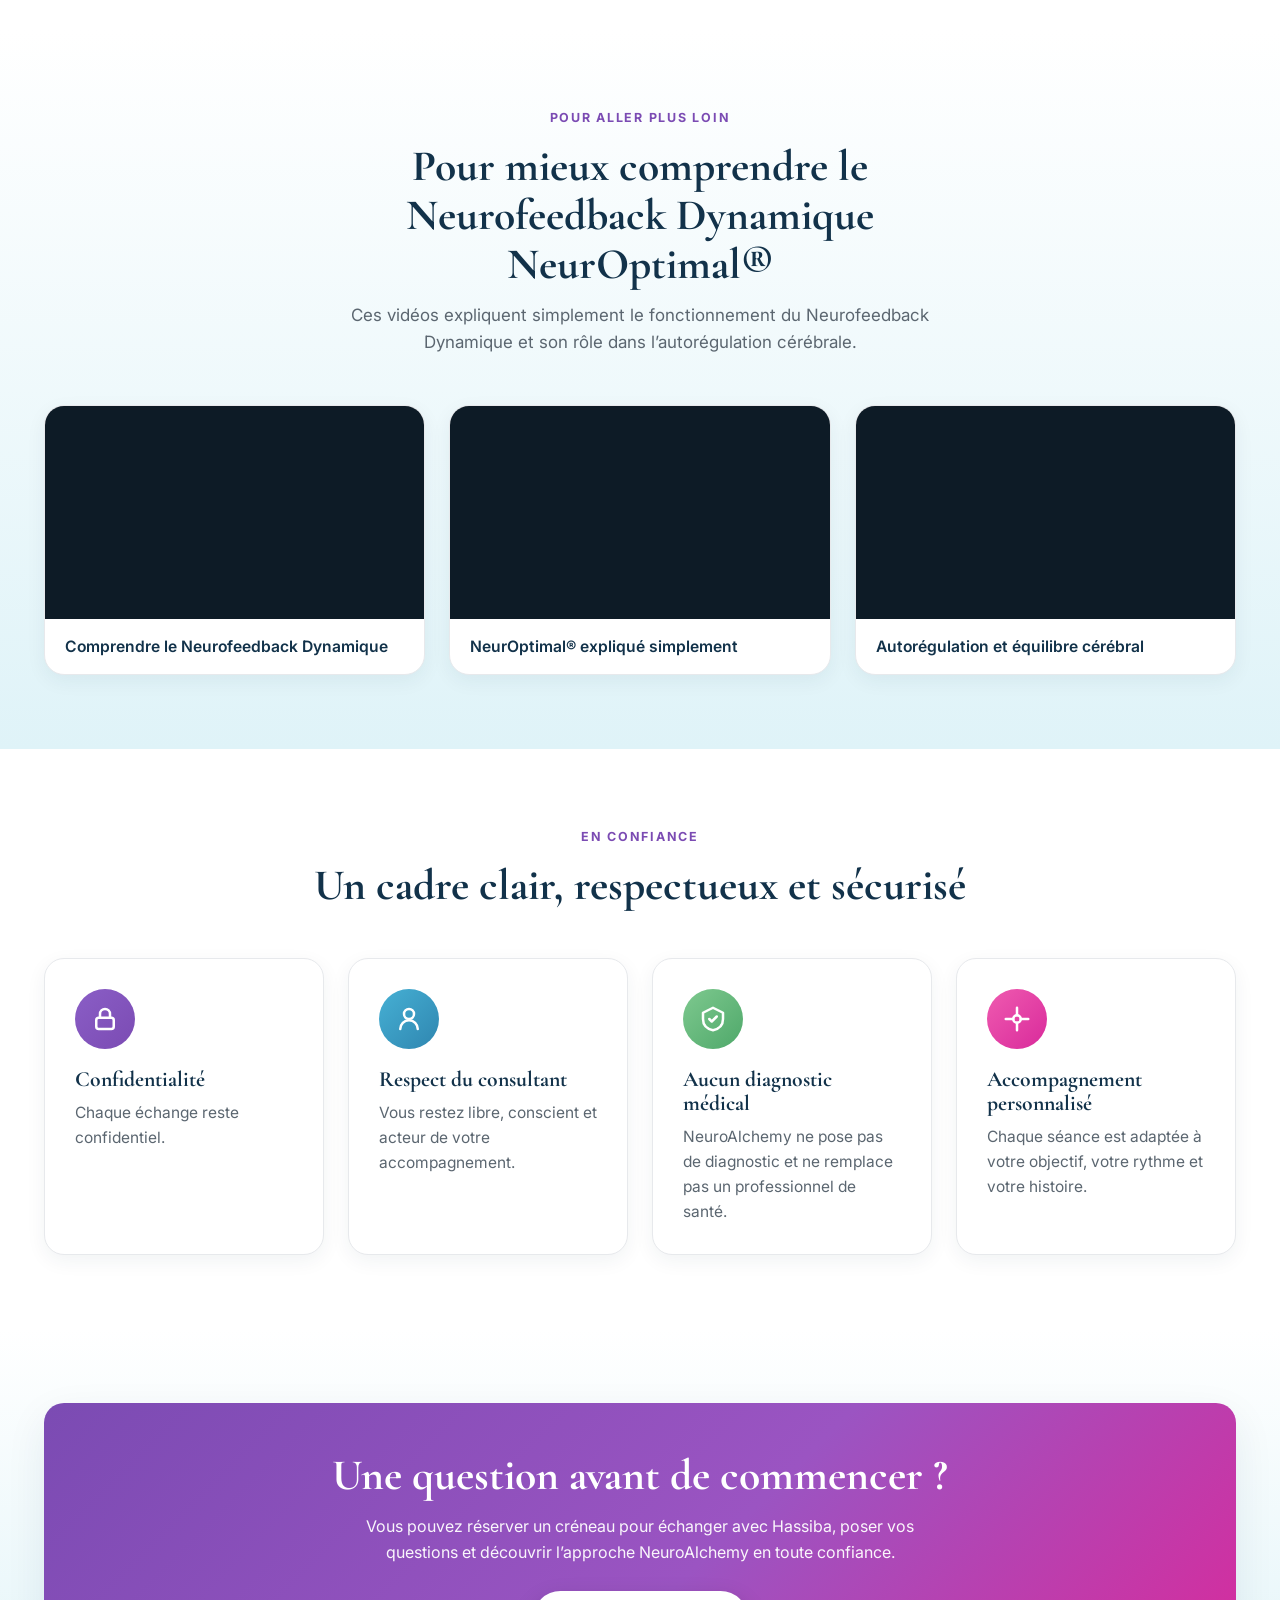
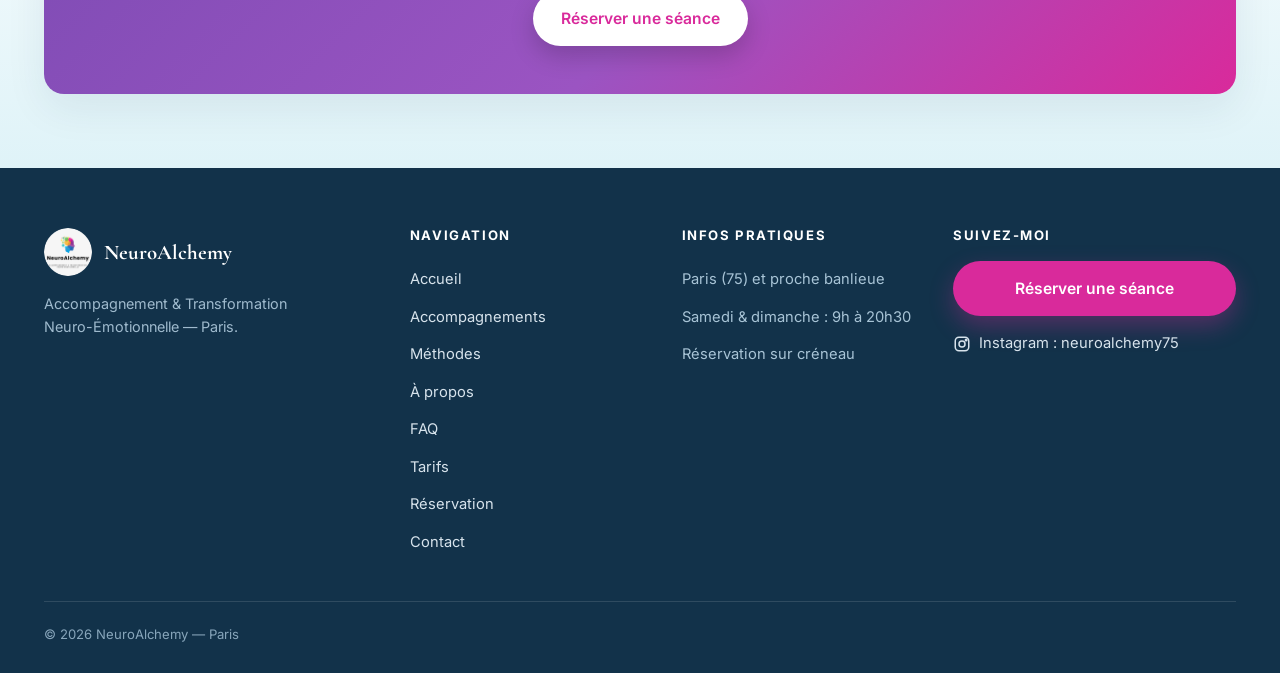
<file: faq.html>
<!DOCTYPE html>
<html lang="fr">
<head>
<meta charset="UTF-8">
<meta name="viewport" content="width=device-width, initial-scale=1.0">
<title>FAQ — Vos questions sur l’hypnose | NeuroAlchemy Paris</title>
<meta name="description" content="Comprendre l’hypnose Ericksonienne, dépasser les idées reçues et avancer en toute confiance. FAQ, vidéos explicatives et cadre d’accompagnement NeuroAlchemy.">
<link rel="preconnect" href="https://fonts.googleapis.com">
<link rel="preconnect" href="https://fonts.gstatic.com" crossorigin>
<link href="https://fonts.googleapis.com/css2?family=Cormorant+Garamond:wght@500;600;700&family=Inter:wght@400;500;600;700&display=swap" rel="stylesheet">
<link rel="icon" type="image/png" href="assets/favicon.png">
<link rel="icon" href="assets/favicon.ico" sizes="any">
<link rel="apple-touch-icon" href="assets/apple-touch-icon.png">
<meta property="og:type" content="website">
<meta property="og:title" content="NeuroAlchemy — Accompagnement &amp; Transformation Neuro-Émotionnelle">
<meta property="og:description" content="Neurofeedback Dynamique, EMDR-DSA, Hypnose Ericksonienne et Auriculothérapie laser à Paris.">
<meta property="og:image" content="https://neuro-alchemy-75.vercel.app/assets/og-image.png">
<meta property="og:url" content="https://neuro-alchemy-75.vercel.app/faq.html">
<meta name="twitter:card" content="summary_large_image">
<meta name="twitter:title" content="NeuroAlchemy — Accompagnement &amp; Transformation Neuro-Émotionnelle">
<meta name="twitter:description" content="Accompagnement neuro-émotionnel à Paris : Neurofeedback Dynamique, EMDR-DSA, Hypnose Ericksonienne et Auriculothérapie laser.">
<meta name="twitter:image" content="https://neuro-alchemy-75.vercel.app/assets/twitter-card.png">
<link rel="stylesheet" href="assets/css/style.css">
</head>
<body>

<!-- ===================== HEADER ===================== -->
<header class="site-header">
  <div class="container nav">
    <a href="index.html" class="brand">
      <img src="assets/img/logo-neuroalchemy.png" alt="Logo NeuroAlchemy">
      <span>NeuroAlchemy<small>Accompagnement &amp; transformation neuro-émotionnelle</small></span>
    </a>
    <nav class="nav-links">
      <a href="index.html">Accueil</a>
      <a href="accompagnements.html">Accompagnements</a>
      <a href="methodes.html">Méthodes</a>
      <a href="tarifs.html">Tarifs</a>
      <a href="reservation.html">Réservation</a>
    </nav>
    <div class="nav-cta">
      <a href="reservation.html" class="btn btn-rose">Réserver une séance</a>
      <button class="burger" aria-label="Ouvrir le menu" aria-expanded="false"><span></span><span></span><span></span></button>
    </div>
  </div>
</header>
<div class="mobile-menu" id="mobileMenu">
  <a href="index.html">Accueil</a>
  <a href="accompagnements.html">Accompagnements</a>
  <a href="methodes.html">Méthodes</a>
  <a href="tarifs.html">Tarifs</a>
  <a href="reservation.html">Réservation</a>
  <a href="reservation.html" class="btn btn-rose btn-block">Réserver une séance</a>
</div>

<!-- ===================== HERO FAQ ===================== -->
<section class="hero hero-solo">
  <div class="container">
    <div class="hero-text" data-reveal>
      <span class="eyebrow">Comprendre l’hypnose</span>
      <h1>Vos questions sur l’<span class="text-violet">hyp</span><span class="text-rose">nose</span></h1>
      <p class="lead">L’hypnose Ericksonienne n’est ni du sommeil, ni une perte de contrôle, ni un spectacle. C’est un accompagnement doux, respectueux et collaboratif dans lequel le consultant reste conscient et acteur de son changement.</p>
      <div class="badges">
        <span class="badge"><span class="dot"></span> Hypnose Ericksonienne</span>
        <span class="badge"><span class="dot"></span> Approche douce</span>
        <span class="badge"><span class="dot"></span> Consultant acteur</span>
        <span class="badge"><span class="dot"></span> Pas de perte de contrôle</span>
      </div>
      <div class="hero-ctas">
        <a href="reservation.html" class="btn btn-rose">Réserver une séance</a>
        <a href="#videos" class="btn btn-ghost">Voir les vidéos explicatives</a>
      </div>
    </div>
  </div>
</section>

<!-- ===================== CE QUE C'EST VRAIMENT ===================== -->
<section class="bg-white">
  <div class="container">
    <div class="section-head">
      <span class="eyebrow">Pédagogie</span>
      <h2>L’hypnose Ericksonienne, ce que c’est vraiment</h2>
      <p class="section-lead">L’hypnose Ericksonienne est une approche douce et personnalisée. Elle utilise un état naturel de concentration intérieure pour aider le consultant à mobiliser ses propres ressources. La praticienne ne force rien : elle accompagne, propose, adapte son langage et respecte le rythme de la personne.</p>
    </div>
    <div class="grid grid-3">
      <article class="card" data-reveal>
        <div class="icon-circle ic-bleu"><svg viewBox="0 0 24 24" fill="none" stroke-width="2" stroke-linecap="round" stroke-linejoin="round"><path d="M3 12c3 0 3-6 6-6s3 12 6 12 3-6 6-6"/></svg></div>
        <h3>État naturel</h3>
        <p>Un état proche des moments où l’on est absorbé par un film, un livre, une musique ou ses pensées.</p>
      </article>
      <article class="card" data-reveal>
        <div class="icon-circle ic-violet"><svg viewBox="0 0 24 24" fill="none" stroke-width="2" stroke-linecap="round" stroke-linejoin="round"><path d="M17 20a5 5 0 0 0-10 0"/><circle cx="12" cy="8" r="4"/><path d="M2 20a4 4 0 0 1 6-3.5M22 20a4 4 0 0 0-6-3.5"/></svg></div>
        <h3>Approche collaborative</h3>
        <p>Le consultant reste acteur. La séance avance avec lui, jamais contre lui.</p>
      </article>
      <article class="card" data-reveal>
        <div class="icon-circle ic-vert"><svg viewBox="0 0 24 24" fill="none" stroke-width="2" stroke-linecap="round" stroke-linejoin="round"><circle cx="12" cy="12" r="9"/><path d="M12 7v5l3 2"/></svg></div>
        <h3>Respect du rythme</h3>
        <p>Les suggestions sont adaptées à la personnalité, à l’objectif et au ressenti du consultant.</p>
      </article>
    </div>
  </div>
</section>

<!-- ===================== COMPARATIF ===================== -->
<section class="bg-soft">
  <div class="container">
    <div class="section-head">
      <span class="eyebrow">Idées reçues</span>
      <h2>Hypnose thérapeutique ou hypnose de spectacle : quelle différence ?</h2>
    </div>
    <div class="compare">
      <article class="card muted" data-reveal>
        <h3><span class="icon-circle ic-jaune" style="width:44px;height:44px;margin:0"><svg viewBox="0 0 24 24" fill="none" stroke-width="2" stroke-linecap="round" stroke-linejoin="round" style="width:22px;height:22px"><path d="M4 5h16v11H4z"/><path d="M8 21h8M12 16v5"/></svg></span> Hypnose de spectacle</h3>
        <ul class="compare-list cross">
          <li><svg viewBox="0 0 24 24" fill="none" stroke="currentColor" stroke-width="2" stroke-linecap="round"><path d="M18 6 6 18M6 6l12 12"/></svg> Objectif : divertir ou impressionner</li>
          <li><svg viewBox="0 0 24 24" fill="none" stroke="currentColor" stroke-width="2" stroke-linecap="round"><path d="M18 6 6 18M6 6l12 12"/></svg> Mise en scène publique</li>
          <li><svg viewBox="0 0 24 24" fill="none" stroke="currentColor" stroke-width="2" stroke-linecap="round"><path d="M18 6 6 18M6 6l12 12"/></svg> Effet spectaculaire recherché</li>
          <li><svg viewBox="0 0 24 24" fill="none" stroke="currentColor" stroke-width="2" stroke-linecap="round"><path d="M18 6 6 18M6 6l12 12"/></svg> Ne correspond pas au cadre NeuroAlchemy</li>
        </ul>
      </article>
      <article class="card highlight" data-reveal>
        <h3><span class="icon-circle ic-violet" style="width:44px;height:44px;margin:0"><svg viewBox="0 0 24 24" fill="none" stroke-width="2" stroke-linecap="round" stroke-linejoin="round" style="width:22px;height:22px"><path d="M12 21s-7-4.5-9-9a4.5 4.5 0 0 1 9-2 4.5 4.5 0 0 1 9 2c-2 4.5-9 9-9 9z"/></svg></span> Hypnose Ericksonienne</h3>
        <ul class="compare-list check">
          <li><svg viewBox="0 0 24 24" fill="none" stroke="currentColor" stroke-width="2" stroke-linecap="round" stroke-linejoin="round"><path d="M20 6 9 17l-5-5"/></svg> Objectif : accompagner un changement souhaité</li>
          <li><svg viewBox="0 0 24 24" fill="none" stroke="currentColor" stroke-width="2" stroke-linecap="round" stroke-linejoin="round"><path d="M20 6 9 17l-5-5"/></svg> Cadre confidentiel et respectueux</li>
          <li><svg viewBox="0 0 24 24" fill="none" stroke="currentColor" stroke-width="2" stroke-linecap="round" stroke-linejoin="round"><path d="M20 6 9 17l-5-5"/></svg> Suggestions douces et indirectes</li>
          <li><svg viewBox="0 0 24 24" fill="none" stroke="currentColor" stroke-width="2" stroke-linecap="round" stroke-linejoin="round"><path d="M20 6 9 17l-5-5"/></svg> Le consultant reste conscient, libre et acteur</li>
        </ul>
      </article>
    </div>
    <p class="compare-note">Chez NeuroAlchemy, l’hypnose n’a rien à voir avec ce que l’on voit à la télévision. L’objectif n’est pas de contrôler, mais d’accompagner la personne vers plus d’équilibre, à son rythme.</p>
  </div>
</section>

<!-- ===================== FAQ ACCORDÉON ===================== -->
<section class="bg-white">
  <div class="container">
    <div class="section-head">
      <span class="eyebrow">Questions fréquentes</span>
      <h2>Vos questions, nos réponses</h2>
    </div>
    <div class="faq">
      <div class="faq-item">
        <button class="faq-q">Est-ce que je vais dormir pendant une séance d’hypnose ?<span class="chev"><svg width="20" height="20" viewBox="0 0 24 24" fill="none" stroke="currentColor" stroke-width="2"><path d="M6 9l6 6 6-6"/></svg></span></button>
        <div class="faq-a"><p>Non. L’hypnose Ericksonienne n’est pas du sommeil. C’est un état de concentration intérieure, entre détente et présence. Vous restez conscient, vous entendez la voix de la praticienne et vous pouvez parler à tout moment.</p></div>
      </div>
      <div class="faq-item">
        <button class="faq-q">Est-ce que je vais perdre le contrôle ?<span class="chev"><svg width="20" height="20" viewBox="0 0 24 24" fill="none" stroke="currentColor" stroke-width="2"><path d="M6 9l6 6 6-6"/></svg></span></button>
        <div class="faq-a"><p>Non. Vous gardez votre libre arbitre pendant toute la séance. L’hypnose Ericksonienne respecte vos valeurs, votre rythme et vos limites. Rien ne peut être imposé contre votre volonté.</p></div>
      </div>
      <div class="faq-item">
        <button class="faq-q">Est-ce que je risque de révéler des secrets ?<span class="chev"><svg width="20" height="20" viewBox="0 0 24 24" fill="none" stroke="currentColor" stroke-width="2"><path d="M6 9l6 6 6-6"/></svg></span></button>
        <div class="faq-a"><p>Non. Vous choisissez ce que vous partagez. L’hypnose ne vous oblige pas à dire quelque chose que vous souhaitez garder pour vous. Le cadre est confidentiel, respectueux et collaboratif.</p></div>
      </div>
      <div class="faq-item">
        <button class="faq-q">Quelle est la différence avec l’hypnose à la télévision ?<span class="chev"><svg width="20" height="20" viewBox="0 0 24 24" fill="none" stroke="currentColor" stroke-width="2"><path d="M6 9l6 6 6-6"/></svg></span></button>
        <div class="faq-a"><p>L’hypnose que l’on voit à la télévision est souvent une hypnose de spectacle, faite pour divertir. L’hypnose Ericksonienne utilisée chez NeuroAlchemy est une approche d’accompagnement, douce, personnalisée et respectueuse du consultant.</p></div>
      </div>
      <div class="faq-item">
        <button class="faq-q">Est-ce que tout le monde est hypnotisable ?<span class="chev"><svg width="20" height="20" viewBox="0 0 24 24" fill="none" stroke="currentColor" stroke-width="2"><path d="M6 9l6 6 6-6"/></svg></span></button>
        <div class="faq-a"><p>L’état hypnotique est naturel et chacun peut y accéder à sa manière. Certaines personnes y entrent rapidement, d’autres ont besoin de plus de temps. L’important est l’engagement, la confiance et le respect du rythme de chacun.</p></div>
      </div>
      <div class="faq-item">
        <button class="faq-q">Est-ce que l’hypnose fonctionne à 100 % ?<span class="chev"><svg width="20" height="20" viewBox="0 0 24 24" fill="none" stroke="currentColor" stroke-width="2"><path d="M6 9l6 6 6-6"/></svg></span></button>
        <div class="faq-a"><p>Aucune méthode sérieuse ne peut garantir 100 % de réussite. L’hypnose peut accompagner un changement, mais les résultats dépendent de l’objectif, de l’engagement du consultant, de son rythme et de son histoire personnelle.</p></div>
      </div>
      <div class="faq-item">
        <button class="faq-q">Comment se déroule une séance ?<span class="chev"><svg width="20" height="20" viewBox="0 0 24 24" fill="none" stroke="currentColor" stroke-width="2"><path d="M6 9l6 6 6-6"/></svg></span></button>
        <div class="faq-a"><p>Une séance commence par un échange pour comprendre votre besoin et clarifier votre objectif. Ensuite, la praticienne adapte l’accompagnement à votre rythme, votre personnalité et votre ressenti. La séance se termine par un retour progressif et un temps d’échange.</p></div>
      </div>
      <div class="faq-item">
        <button class="faq-q">Combien de temps dure une séance ?<span class="chev"><svg width="20" height="20" viewBox="0 0 24 24" fill="none" stroke="currentColor" stroke-width="2"><path d="M6 9l6 6 6-6"/></svg></span></button>
        <div class="faq-a"><p>Chez NeuroAlchemy, une séance dure environ 1h30.</p></div>
      </div>
      <div class="faq-item">
        <button class="faq-q">Est-ce que l’hypnose remplace un médecin ?<span class="chev"><svg width="20" height="20" viewBox="0 0 24 24" fill="none" stroke="currentColor" stroke-width="2"><path d="M6 9l6 6 6-6"/></svg></span></button>
        <div class="faq-a"><p>Non. L’hypnose ne remplace pas un avis médical, un diagnostic ou un traitement prescrit. NeuroAlchemy propose un accompagnement de mieux-être et de transformation neuro-émotionnelle, complémentaire mais non médical.</p></div>
      </div>
      <div class="faq-item">
        <button class="faq-q">Faut-il dire patient ou consultant ?<span class="chev"><svg width="20" height="20" viewBox="0 0 24 24" fill="none" stroke="currentColor" stroke-width="2"><path d="M6 9l6 6 6-6"/></svg></span></button>
        <div class="faq-a"><p>Chez NeuroAlchemy, nous parlons de consultant ou de personne accompagnée, car Hassiba Zaoui n’est pas médecin. Cette formulation respecte le cadre réel de l’accompagnement proposé.</p></div>
      </div>
      <div class="faq-item">
        <button class="faq-q">Y a-t-il des contre-indications ?<span class="chev"><svg width="20" height="20" viewBox="0 0 24 24" fill="none" stroke="currentColor" stroke-width="2"><path d="M6 9l6 6 6-6"/></svg></span></button>
        <div class="faq-a"><p>En cas de troubles psychiatriques lourds, de suivi psychiatrique ou de problématique médicale importante, il est recommandé de demander l’avis d’un professionnel de santé avant de commencer un accompagnement.</p></div>
      </div>
      <div class="faq-item">
        <button class="faq-q">Comment commencer un accompagnement ?<span class="chev"><svg width="20" height="20" viewBox="0 0 24 24" fill="none" stroke="currentColor" stroke-width="2"><path d="M6 9l6 6 6-6"/></svg></span></button>
        <div class="faq-a"><p>Vous pouvez réserver un créneau afin d’échanger avec Hassiba sur votre besoin, votre objectif et l’accompagnement le plus adapté.</p></div>
      </div>
    </div>
  </div>
</section>

<!-- ===================== VIDÉOS HYPNOSE ===================== -->
<section id="videos" class="bg-soft">
  <div class="container">
    <div class="section-head">
      <span class="eyebrow">Pour aller plus loin</span>
      <h2>Pour mieux comprendre l’hypnose</h2>
      <p class="section-lead">Ces vidéos permettent de mieux distinguer l’hypnose Ericksonienne de l’hypnose de spectacle et de dépasser les idées reçues.</p>
    </div>
    <div class="video-grid">
      <article class="video-card" data-reveal>
        <div class="video-embed">
          <iframe src="https://www.youtube.com/embed/uAxvqYehG38" title="Comprendre l’hypnose Ericksonienne" frameborder="0" allow="accelerometer; autoplay; clipboard-write; encrypted-media; gyroscope; picture-in-picture; web-share" allowfullscreen loading="lazy"></iframe>
        </div>
        <p class="video-title">Comprendre l’hypnose Ericksonienne</p>
      </article>
      <article class="video-card" data-reveal>
        <div class="video-embed">
          <iframe src="https://www.youtube.com/embed/f52LsfG6dp8" title="Le cerveau, les automatismes et les idées reçues" frameborder="0" allow="accelerometer; autoplay; clipboard-write; encrypted-media; gyroscope; picture-in-picture; web-share" allowfullscreen loading="lazy"></iframe>
        </div>
        <p class="video-title">Le cerveau et les automatismes</p>
      </article>
    </div>
  </div>
</section>

<!-- ===================== COMPRENDRE L'EMDR-DSA ===================== -->
<section class="bg-white">
  <div class="container">
    <div class="section-head">
      <span class="eyebrow">Une approche distincte</span>
      <h2>Comprendre l’EMDR-DSA</h2>
      <p class="section-lead">L’EMDR-DSA est une approche différente de l’hypnose. Elle utilise des stimulations bilatérales alternées pour accompagner le retraitement de certains vécus émotionnels ou traumatiques.</p>
    </div>
    <p class="disclaimer" style="border-style:solid;border-color:#e7e9ec;color:#3c4a54;max-width:820px">Chez NeuroAlchemy, l’EMDR-DSA est présenté comme une méthode d’accompagnement neuro-émotionnel distincte de l’hypnose Ericksonienne. Les deux approches peuvent être complémentaires, mais elles ne reposent pas sur les mêmes mécanismes. Cette section permet de mieux comprendre ce qu’est l’EMDR-DSA avant une première prise de contact.</p>
  </div>
</section>

<!-- ===================== VIDÉOS EMDR-DSA ===================== -->
<section class="bg-soft">
  <div class="container">
    <div class="section-head">
      <span class="eyebrow">Pour aller plus loin</span>
      <h2>Pour mieux comprendre l’EMDR-DSA</h2>
      <p class="section-lead">Ces vidéos expliquent le fonctionnement de l’EMDR et son rôle dans l’accompagnement neuro-émotionnel.</p>
    </div>
    <div class="video-grid">
      <article class="video-card" data-reveal>
        <div class="video-embed">
          <iframe src="https://www.youtube.com/embed/q1fwuMPGEME" title="Comment fonctionne l’EMDR ?" frameborder="0" allow="accelerometer; autoplay; clipboard-write; encrypted-media; gyroscope; picture-in-picture; web-share" allowfullscreen loading="lazy"></iframe>
        </div>
        <p class="video-title">Comment fonctionne l’EMDR ?</p>
      </article>
      <article class="video-card" data-reveal>
        <div class="video-embed">
          <iframe src="https://www.youtube.com/embed/T-yHOyKFsb0" title="La thérapie par EMDR : tout ce qu’il faut savoir" frameborder="0" allow="accelerometer; autoplay; clipboard-write; encrypted-media; gyroscope; picture-in-picture; web-share" allowfullscreen loading="lazy"></iframe>
        </div>
        <p class="video-title">La thérapie par EMDR : tout ce qu’il faut savoir</p>
      </article>
    </div>
  </div>
</section>

<!-- ===================== NEUROFEEDBACK NEUROPTIMAL ===================== -->
<section class="bg-white">
  <div class="container">
    <div class="section-head">
      <span class="eyebrow">Comprendre la méthode</span>
      <h2>C’est quoi le Neurofeedback Dynamique NeurOptimal® ?</h2>
      <p class="section-lead">Le Neurofeedback Dynamique NeurOptimal® est une méthode d’entraînement cérébral douce et non invasive. Le système observe l’activité cérébrale en temps réel et envoie au cerveau une information lui permettant de s’autoréguler naturellement. L’objectif est d’accompagner le consultant vers plus de stabilité, de calme, de concentration et d’équilibre intérieur.</p>
    </div>
    <div class="grid grid-4">
      <article class="card" data-reveal>
        <div class="icon-circle ic-bleu"><svg viewBox="0 0 24 24" fill="none" stroke-width="2" stroke-linecap="round" stroke-linejoin="round"><path d="M12 3l8 4v5c0 5-3.5 8-8 9-4.5-1-8-4-8-9V7z"/><path d="M9 12l2 2 4-4"/></svg></div>
        <h3>Méthode non invasive</h3>
        <p>Aucune stimulation électrique n’est envoyée au cerveau. Le système fonctionne par retour d’information.</p>
      </article>
      <article class="card" data-reveal>
        <div class="icon-circle ic-violet"><svg viewBox="0 0 24 24" fill="none" stroke-width="2" stroke-linecap="round" stroke-linejoin="round"><path d="M12 3a9 9 0 1 0 9 9"/><path d="M12 7a5 5 0 1 0 5 5"/><circle cx="12" cy="12" r="1.5"/></svg></div>
        <h3>Autorégulation</h3>
        <p>Le cerveau reçoit une information sur son propre fonctionnement et peut naturellement s’ajuster.</p>
      </article>
      <article class="card" data-reveal>
        <div class="icon-circle ic-vert"><svg viewBox="0 0 24 24" fill="none" stroke-width="2" stroke-linecap="round" stroke-linejoin="round"><path d="M3 12c3 0 3-6 6-6s3 12 6 12 3-6 6-6"/></svg></div>
        <h3>Accompagnement global</h3>
        <p>Le Neurofeedback peut accompagner le stress, le sommeil, la concentration, les émotions et le calme intérieur.</p>
      </article>
      <article class="card" data-reveal>
        <div class="icon-circle ic-jaune"><svg viewBox="0 0 24 24" fill="none" stroke-width="2" stroke-linecap="round" stroke-linejoin="round"><path d="M12 9v4M12 17h.01"/><path d="M10.3 3.9 1.8 18a2 2 0 0 0 1.7 3h17a2 2 0 0 0 1.7-3L13.7 3.9a2 2 0 0 0-3.4 0z"/></svg></div>
        <h3>Cadre complémentaire</h3>
        <p>Cette approche ne remplace pas un avis médical, un diagnostic ou un traitement prescrit.</p>
      </article>
    </div>
    <div class="faq" style="margin-top:40px">
      <div class="faq-item">
        <button class="faq-q">Est-ce que le Neurofeedback envoie quelque chose dans le cerveau ?<span class="chev"><svg width="20" height="20" viewBox="0 0 24 24" fill="none" stroke="currentColor" stroke-width="2"><path d="M6 9l6 6 6-6"/></svg></span></button>
        <div class="faq-a"><p>Non. Le Neurofeedback Dynamique NeurOptimal® n’envoie aucune stimulation électrique au cerveau. Il donne simplement une information au cerveau pour l’aider à s’autoréguler.</p></div>
      </div>
      <div class="faq-item">
        <button class="faq-q">Est-ce que c’est douloureux ?<span class="chev"><svg width="20" height="20" viewBox="0 0 24 24" fill="none" stroke="currentColor" stroke-width="2"><path d="M6 9l6 6 6-6"/></svg></span></button>
        <div class="faq-a"><p>Non. La méthode est douce, non invasive et confortable.</p></div>
      </div>
      <div class="faq-item">
        <button class="faq-q">Combien de séances faut-il prévoir ?<span class="chev"><svg width="20" height="20" viewBox="0 0 24 24" fill="none" stroke="currentColor" stroke-width="2"><path d="M6 9l6 6 6-6"/></svg></span></button>
        <div class="faq-a"><p>Pour le Neurofeedback Dynamique NeurOptimal®, NeuroAlchemy propose un pack de 12 séances à 600 €.</p></div>
      </div>
      <div class="faq-item">
        <button class="faq-q">Une séance dure combien de temps ?<span class="chev"><svg width="20" height="20" viewBox="0 0 24 24" fill="none" stroke="currentColor" stroke-width="2"><path d="M6 9l6 6 6-6"/></svg></span></button>
        <div class="faq-a"><p>Une séance dure environ 1h30.</p></div>
      </div>
    </div>
  </div>
</section>

<!-- ===================== VIDÉOS NEUROFEEDBACK ===================== -->
<section class="bg-soft">
  <div class="container">
    <div class="section-head">
      <span class="eyebrow">Pour aller plus loin</span>
      <h2>Pour mieux comprendre le Neurofeedback Dynamique NeurOptimal®</h2>
      <p class="section-lead">Ces vidéos expliquent simplement le fonctionnement du Neurofeedback Dynamique et son rôle dans l’autorégulation cérébrale.</p>
    </div>
    <div class="video-grid video-grid-3">
      <article class="video-card" data-reveal>
        <div class="video-embed">
          <iframe src="https://www.youtube.com/embed/sB1TYfewNAo" title="Comprendre le Neurofeedback Dynamique" frameborder="0" allow="accelerometer; autoplay; clipboard-write; encrypted-media; gyroscope; picture-in-picture; web-share" allowfullscreen loading="lazy"></iframe>
        </div>
        <p class="video-title">Comprendre le Neurofeedback Dynamique</p>
      </article>
      <article class="video-card" data-reveal>
        <div class="video-embed">
          <iframe src="https://www.youtube.com/embed/lCx-rk4PR0I" title="NeurOptimal® expliqué simplement" frameborder="0" allow="accelerometer; autoplay; clipboard-write; encrypted-media; gyroscope; picture-in-picture; web-share" allowfullscreen loading="lazy"></iframe>
        </div>
        <p class="video-title">NeurOptimal® expliqué simplement</p>
      </article>
      <article class="video-card" data-reveal>
        <div class="video-embed">
          <iframe src="https://www.youtube.com/embed/qg1BfBMl0SE" title="Autorégulation et équilibre cérébral" frameborder="0" allow="accelerometer; autoplay; clipboard-write; encrypted-media; gyroscope; picture-in-picture; web-share" allowfullscreen loading="lazy"></iframe>
        </div>
        <p class="video-title">Autorégulation et équilibre cérébral</p>
      </article>
    </div>
  </div>
</section>

<!-- ===================== CADRE ===================== -->
<section class="bg-white">
  <div class="container">
    <div class="section-head">
      <span class="eyebrow">En confiance</span>
      <h2>Un cadre clair, respectueux et sécurisé</h2>
    </div>
    <div class="grid grid-4">
      <article class="card" data-reveal>
        <div class="icon-circle ic-violet"><svg viewBox="0 0 24 24" fill="none" stroke-width="2" stroke-linecap="round" stroke-linejoin="round"><rect x="5" y="11" width="14" height="9" rx="2"/><path d="M8 11V8a4 4 0 0 1 8 0v3"/></svg></div>
        <h3>Confidentialité</h3>
        <p>Chaque échange reste confidentiel.</p>
      </article>
      <article class="card" data-reveal>
        <div class="icon-circle ic-bleu"><svg viewBox="0 0 24 24" fill="none" stroke-width="2" stroke-linecap="round" stroke-linejoin="round"><circle cx="12" cy="8" r="4"/><path d="M5 20a7 7 0 0 1 14 0"/></svg></div>
        <h3>Respect du consultant</h3>
        <p>Vous restez libre, conscient et acteur de votre accompagnement.</p>
      </article>
      <article class="card" data-reveal>
        <div class="icon-circle ic-vert"><svg viewBox="0 0 24 24" fill="none" stroke-width="2" stroke-linecap="round" stroke-linejoin="round"><path d="M12 3l8 4v5c0 5-3.5 8-8 9-4.5-1-8-4-8-9V7z"/><path d="M9 12l2 2 4-4"/></svg></div>
        <h3>Aucun diagnostic médical</h3>
        <p>NeuroAlchemy ne pose pas de diagnostic et ne remplace pas un professionnel de santé.</p>
      </article>
      <article class="card" data-reveal>
        <div class="icon-circle ic-rose"><svg viewBox="0 0 24 24" fill="none" stroke-width="2" stroke-linecap="round" stroke-linejoin="round"><path d="M12 3v6M12 15v6M3 12h6M15 12h6"/><circle cx="12" cy="12" r="3"/></svg></div>
        <h3>Accompagnement personnalisé</h3>
        <p>Chaque séance est adaptée à votre objectif, votre rythme et votre histoire.</p>
      </article>
    </div>
  </div>
</section>

<!-- ===================== CTA FINAL ===================== -->
<section class="bg-soft">
  <div class="container">
    <div class="cta-band" data-reveal>
      <h2>Une question avant de commencer ?</h2>
      <p>Vous pouvez réserver un créneau pour échanger avec Hassiba, poser vos questions et découvrir l’approche NeuroAlchemy en toute confiance.</p>
      <a href="reservation.html" class="btn btn-rose">Réserver une séance</a>
    </div>
  </div>
</section>

<!-- ===================== FOOTER ===================== -->
<footer class="site-footer">
  <div class="container">
    <div class="footer-grid">
      <div>
        <div class="footer-brand"><img src="assets/img/logo-neuroalchemy.png" alt="Logo NeuroAlchemy"> NeuroAlchemy</div>
        <p class="sig">Accompagnement &amp; Transformation Neuro-Émotionnelle — Paris.</p>
      </div>
      <div>
        <h4>Navigation</h4>
        <ul class="footer-links">
          <li><a href="index.html">Accueil</a></li>
          <li><a href="accompagnements.html">Accompagnements</a></li>
          <li><a href="methodes.html">Méthodes</a></li>
          <li><a href="a-propos.html">À propos</a></li>
          <li><a href="faq.html">FAQ</a></li>
          <li><a href="tarifs.html">Tarifs</a></li>
          <li><a href="reservation.html">Réservation</a></li>
          <li><a href="contact.html">Contact</a></li>
        </ul>
      </div>
      <div>
        <h4>Infos pratiques</h4>
        <ul class="footer-info">
          <li>Paris (75) et proche banlieue</li>
          <li>Samedi &amp; dimanche : 9h à 20h30</li>
          <li>Réservation sur créneau</li>
        </ul>
      </div>
      <div class="footer-cta">
        <h4>Suivez-moi</h4>
        <a href="reservation.html" class="btn btn-rose btn-block">Réserver une séance</a>
        <a class="insta" href="https://www.instagram.com/neuroalchemy75" target="_blank" rel="noopener">
          <svg width="18" height="18" viewBox="0 0 24 24" fill="none" stroke="currentColor" stroke-width="2"><rect x="3" y="3" width="18" height="18" rx="5"/><circle cx="12" cy="12" r="4"/><circle cx="17.5" cy="6.5" r="1"/></svg>
          Instagram : neuroalchemy75
        </a>
      </div>
    </div>
    <div class="footer-bottom">
      <p>© <span id="year"></span> NeuroAlchemy — Paris</p>
    </div>
  </div>
</footer>

<script src="assets/js/main.js"></script>
</body>
</html>
</file>
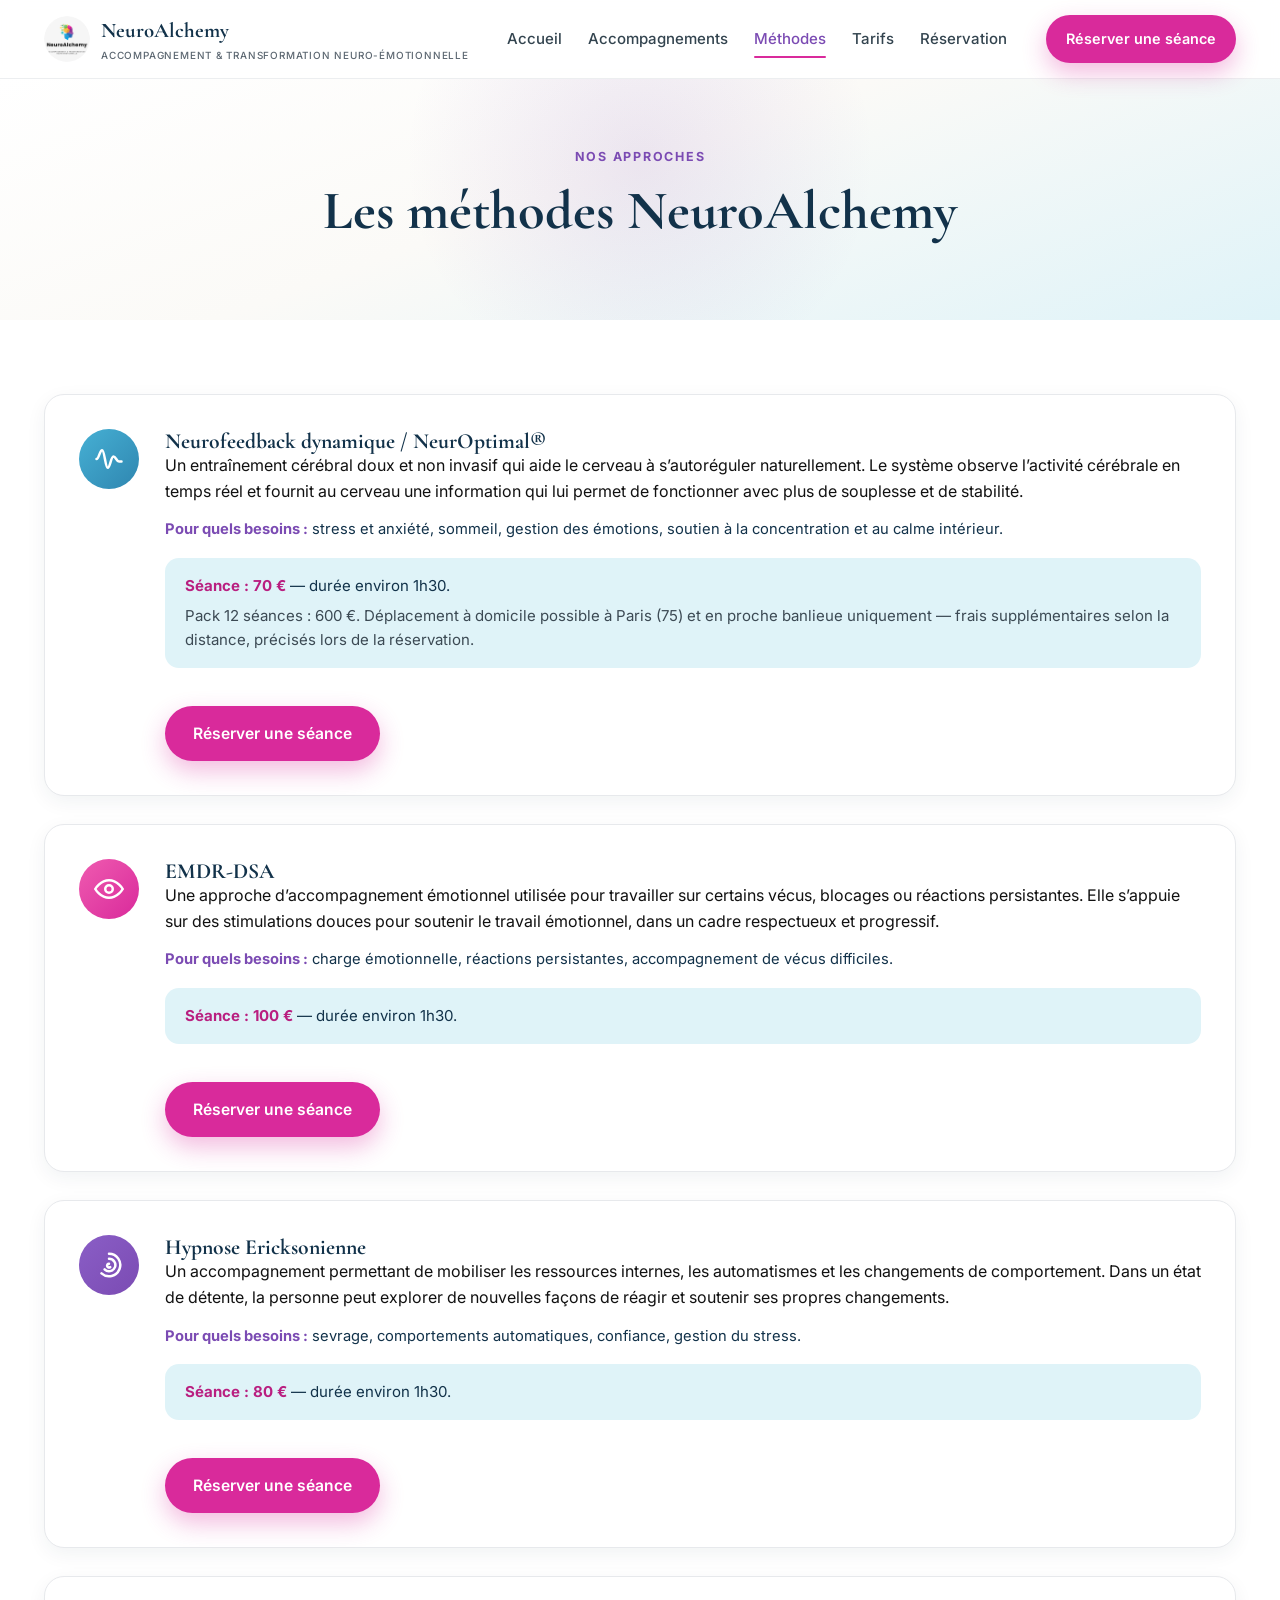
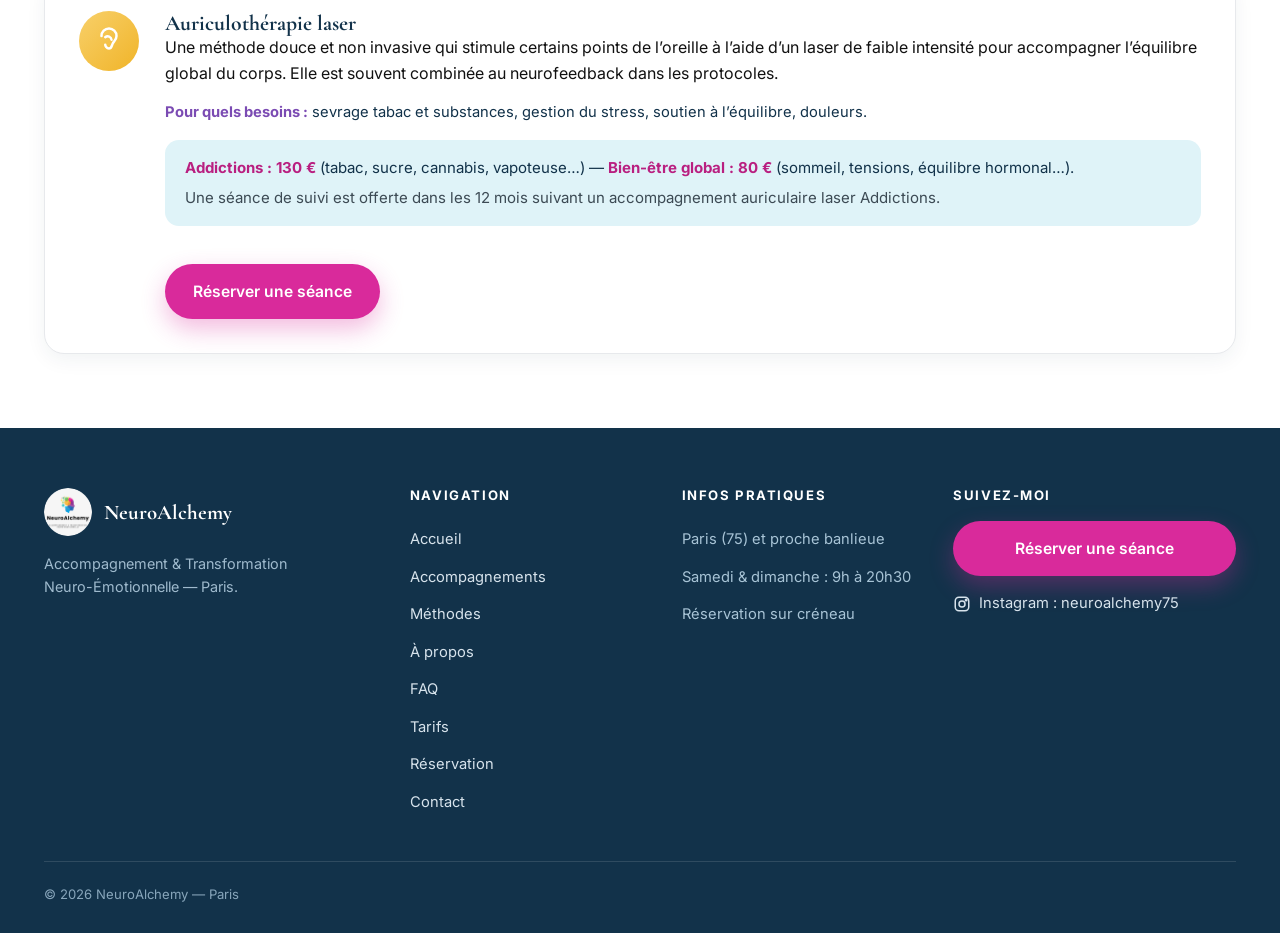
<file: methodes.html>
<!DOCTYPE html>
<html lang="fr">
<head>
<meta charset="UTF-8">
<meta name="viewport" content="width=device-width, initial-scale=1.0">
<title>Méthodes — NeuroAlchemy | Paris</title>
<meta name="description" content="Les 4 méthodes NeuroAlchemy : neurofeedback dynamique NeurOptimal®, EMDR-DSA, hypnose et auriculothérapie laser. Approches douces et non invasives à Paris.">
<link rel="preconnect" href="https://fonts.googleapis.com">
<link rel="preconnect" href="https://fonts.gstatic.com" crossorigin>
<link href="https://fonts.googleapis.com/css2?family=Cormorant+Garamond:wght@500;600;700&family=Inter:wght@400;500;600;700&display=swap" rel="stylesheet">
<link rel="icon" type="image/png" href="assets/favicon.png">
<link rel="icon" href="assets/favicon.ico" sizes="any">
<link rel="apple-touch-icon" href="assets/apple-touch-icon.png">
<meta property="og:type" content="website">
<meta property="og:title" content="NeuroAlchemy — Accompagnement &amp; Transformation Neuro-Émotionnelle">
<meta property="og:description" content="Neurofeedback Dynamique, EMDR-DSA, Hypnose Ericksonienne et Auriculothérapie laser à Paris.">
<meta property="og:image" content="https://neuro-alchemy-75.vercel.app/assets/og-image.png">
<meta property="og:url" content="https://neuro-alchemy-75.vercel.app/methodes.html">
<meta name="twitter:card" content="summary_large_image">
<meta name="twitter:title" content="NeuroAlchemy — Accompagnement &amp; Transformation Neuro-Émotionnelle">
<meta name="twitter:description" content="Accompagnement neuro-émotionnel à Paris : Neurofeedback Dynamique, EMDR-DSA, Hypnose Ericksonienne et Auriculothérapie laser.">
<meta name="twitter:image" content="https://neuro-alchemy-75.vercel.app/assets/twitter-card.png">
<link rel="stylesheet" href="assets/css/style.css">
</head>
<body>

<header class="site-header">
  <div class="container nav">
    <a href="index.html" class="brand">
      <img src="assets/img/logo-neuroalchemy.png" alt="Logo NeuroAlchemy">
      <span>NeuroAlchemy<small>Accompagnement &amp; transformation neuro-émotionnelle</small></span>
    </a>
    <nav class="nav-links">
      <a href="index.html">Accueil</a>
      <a href="accompagnements.html">Accompagnements</a>
      <a href="methodes.html" class="active">Méthodes</a>
      <a href="tarifs.html">Tarifs</a>
      <a href="reservation.html">Réservation</a>
    </nav>
    <div class="nav-cta">
      <a href="reservation.html" class="btn btn-rose">Réserver une séance</a>
      <button class="burger" aria-label="Ouvrir le menu" aria-expanded="false"><span></span><span></span><span></span></button>
    </div>
  </div>
</header>
<div class="mobile-menu" id="mobileMenu">
  <a href="index.html">Accueil</a>
  <a href="accompagnements.html">Accompagnements</a>
  <a href="methodes.html">Méthodes</a>
  <a href="tarifs.html">Tarifs</a>
  <a href="reservation.html">Réservation</a>
  <a href="reservation.html" class="btn btn-rose btn-block">Réserver une séance</a>
</div>

<section class="page-hero">
  <div class="container">
    <span class="eyebrow">Nos approches</span>
    <h1>Les méthodes NeuroAlchemy</h1>
  </div>
</section>

<section class="bg-white">
  <div class="container">
    <div class="grid" style="gap:28px">

      <article class="method-detail" data-reveal>
        <div class="icon-circle ic-bleu"><svg viewBox="0 0 24 24" fill="none" stroke-width="2" stroke-linecap="round" stroke-linejoin="round"><path d="M2 12c2 0 2.5-7 4.5-7S9 19 11 19s2.5-9 4.5-9S18 14 20 14h2"/></svg></div>
        <div>
          <h3>Neurofeedback dynamique / NeurOptimal®</h3>
          <p>Un entraînement cérébral doux et non invasif qui aide le cerveau à s’autoréguler naturellement. Le système observe l’activité cérébrale en temps réel et fournit au cerveau une information qui lui permet de fonctionner avec plus de souplesse et de stabilité.</p>
          <p class="for-needs"><strong>Pour quels besoins :</strong> stress et anxiété, sommeil, gestion des émotions, soutien à la concentration et au calme intérieur.</p>
          <div class="pricing-inline">
            <p><strong>Séance : 70 €</strong> — durée environ 1h30.</p>
            <p>Pack 12 séances : 600 €. Déplacement à domicile possible à Paris (75) et en proche banlieue uniquement — frais supplémentaires selon la distance, précisés lors de la réservation.</p>
          </div>
          <a href="reservation.html" class="btn btn-rose">Réserver une séance</a>
        </div>
      </article>

      <article class="method-detail" data-reveal>
        <div class="icon-circle ic-rose"><svg viewBox="0 0 24 24" fill="none" stroke-width="2" stroke-linecap="round" stroke-linejoin="round"><path d="M1 12s4-7 11-7 11 7 11 7-4 7-11 7S1 12 1 12z"/><circle cx="12" cy="12" r="3"/></svg></div>
        <div>
          <h3>EMDR-DSA</h3>
          <p>Une approche d’accompagnement émotionnel utilisée pour travailler sur certains vécus, blocages ou réactions persistantes. Elle s’appuie sur des stimulations douces pour soutenir le travail émotionnel, dans un cadre respectueux et progressif.</p>
          <p class="for-needs"><strong>Pour quels besoins :</strong> charge émotionnelle, réactions persistantes, accompagnement de vécus difficiles.</p>
          <div class="pricing-inline"><p><strong>Séance : 100 €</strong> — durée environ 1h30.</p></div>
          <a href="reservation.html" class="btn btn-rose">Réserver une séance</a>
        </div>
      </article>

      <article class="method-detail" data-reveal>
        <div class="icon-circle ic-violet"><svg viewBox="0 0 24 24" fill="none" stroke-width="2" stroke-linecap="round" stroke-linejoin="round"><path d="M12 3a9 9 0 1 1-6 15.7"/><path d="M12 7a5 5 0 1 1-3.5 8.5"/><path d="M12 11a1.5 1.5 0 1 0 1 2.6"/></svg></div>
        <div>
          <h3>Hypnose Ericksonienne</h3>
          <p>Un accompagnement permettant de mobiliser les ressources internes, les automatismes et les changements de comportement. Dans un état de détente, la personne peut explorer de nouvelles façons de réagir et soutenir ses propres changements.</p>
          <p class="for-needs"><strong>Pour quels besoins :</strong> sevrage, comportements automatiques, confiance, gestion du stress.</p>
          <div class="pricing-inline"><p><strong>Séance : 80 €</strong> — durée environ 1h30.</p></div>
          <a href="reservation.html" class="btn btn-rose">Réserver une séance</a>
        </div>
      </article>

      <article class="method-detail" data-reveal>
        <div class="icon-circle ic-jaune"><svg viewBox="0 0 24 24" fill="none" stroke-width="2" stroke-linecap="round" stroke-linejoin="round"><path d="M6 8a6 6 0 0 1 12 0c0 3-2 4-3 6s-1 4-3 4-3-2-3-3"/><path d="M9 9a3 3 0 0 1 5 2"/></svg></div>
        <div>
          <h3>Auriculothérapie laser</h3>
          <p>Une méthode douce et non invasive qui stimule certains points de l’oreille à l’aide d’un laser de faible intensité pour accompagner l’équilibre global du corps. Elle est souvent combinée au neurofeedback dans les protocoles.</p>
          <p class="for-needs"><strong>Pour quels besoins :</strong> sevrage tabac et substances, gestion du stress, soutien à l’équilibre, douleurs.</p>
          <div class="pricing-inline">
            <p><strong>Addictions : 130 €</strong> (tabac, sucre, cannabis, vapoteuse…) — <strong>Bien-être global : 80 €</strong> (sommeil, tensions, équilibre hormonal…).</p>
            <p>Une séance de suivi est offerte dans les 12 mois suivant un accompagnement auriculaire laser Addictions.</p>
          </div>
          <a href="reservation.html" class="btn btn-rose">Réserver une séance</a>
        </div>
      </article>

    </div>
  </div>
</section>

<footer class="site-footer">
  <div class="container">
    <div class="footer-grid">
      <div>
        <div class="footer-brand"><img src="assets/img/logo-neuroalchemy.png" alt="Logo NeuroAlchemy"> NeuroAlchemy</div>
        <p class="sig">Accompagnement &amp; Transformation Neuro-Émotionnelle — Paris.</p>
      </div>
      <div>
        <h4>Navigation</h4>
        <ul class="footer-links">
          <li><a href="index.html">Accueil</a></li>
          <li><a href="accompagnements.html">Accompagnements</a></li>
          <li><a href="methodes.html">Méthodes</a></li>
          <li><a href="a-propos.html">À propos</a></li>
          <li><a href="faq.html">FAQ</a></li>
          <li><a href="tarifs.html">Tarifs</a></li>
          <li><a href="reservation.html">Réservation</a></li>
          <li><a href="contact.html">Contact</a></li>
        </ul>
      </div>
      <div>
        <h4>Infos pratiques</h4>
        <ul class="footer-info">
          <li>Paris (75) et proche banlieue</li>
          <li>Samedi &amp; dimanche : 9h à 20h30</li>
          <li>Réservation sur créneau</li>
        </ul>
      </div>
      <div class="footer-cta">
        <h4>Suivez-moi</h4>
        <a href="reservation.html" class="btn btn-rose btn-block">Réserver une séance</a>
        <a class="insta" href="https://www.instagram.com/neuroalchemy75" target="_blank" rel="noopener">
          <svg width="18" height="18" viewBox="0 0 24 24" fill="none" stroke="currentColor" stroke-width="2"><rect x="3" y="3" width="18" height="18" rx="5"/><circle cx="12" cy="12" r="4"/><circle cx="17.5" cy="6.5" r="1"/></svg>
          Instagram : neuroalchemy75
        </a>
      </div>
    </div>
    <div class="footer-bottom">
      <p>© <span id="year"></span> NeuroAlchemy — Paris</p>
    </div>
  </div>
</footer>

<script src="assets/js/main.js"></script>
</body>
</html>
</file>
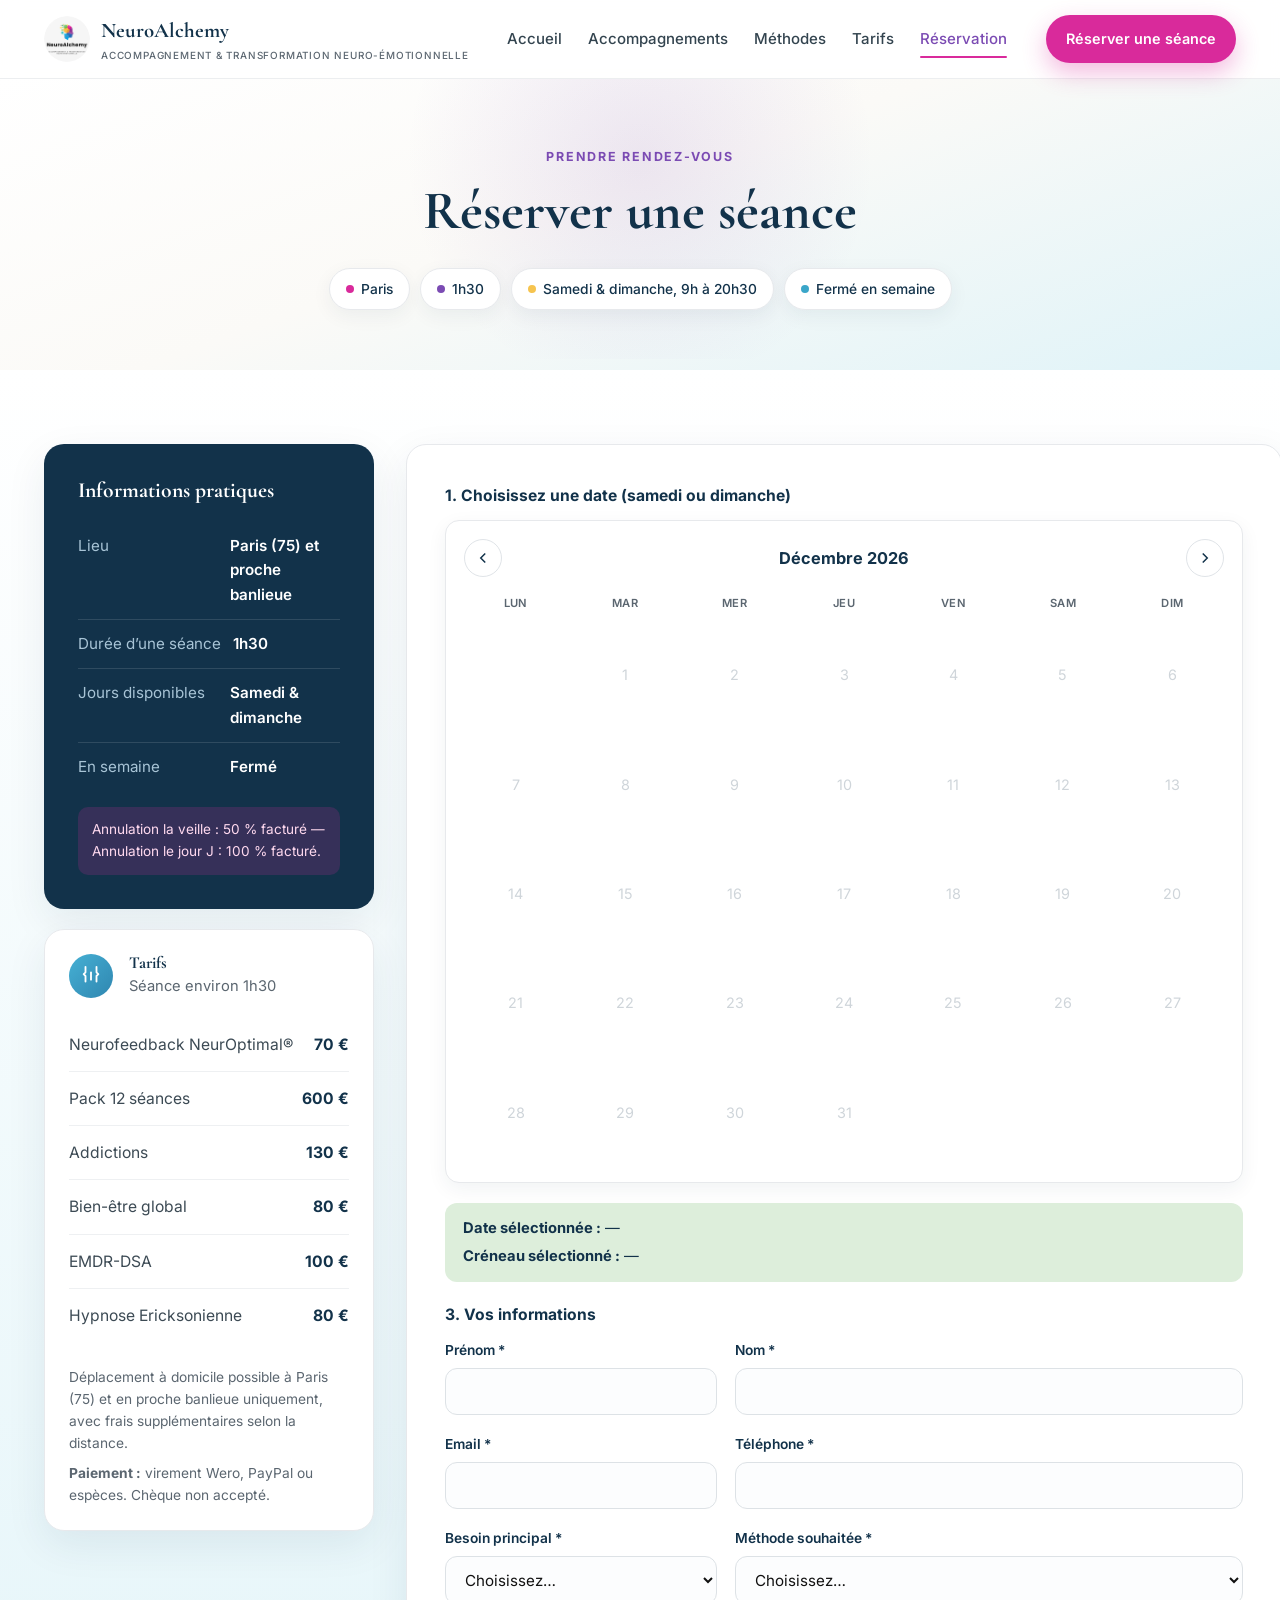
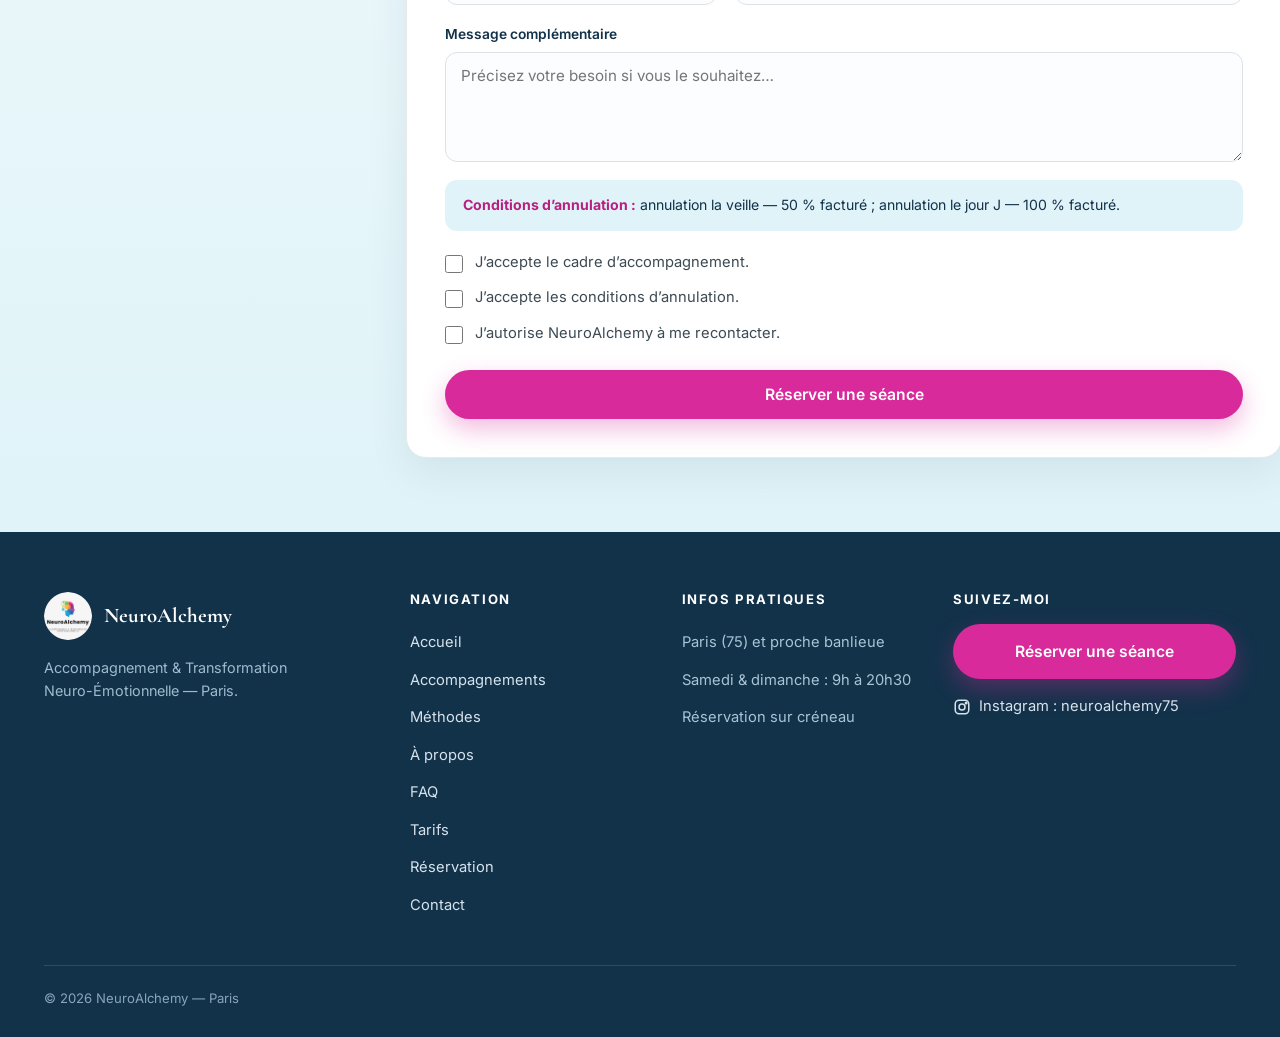
<file: reservation.html>
<!DOCTYPE html>
<html lang="fr">
<head>
<meta charset="UTF-8">
<meta name="viewport" content="width=device-width, initial-scale=1.0">
<title>Réservation — Réserver une séance | NeuroAlchemy Paris</title>
<meta name="description" content="Réservez votre séance NeuroAlchemy à Paris. Samedi & dimanche, 9h à 20h30, séance d'1h30. Réservation sur créneau.">
<link rel="preconnect" href="https://fonts.googleapis.com">
<link rel="preconnect" href="https://fonts.gstatic.com" crossorigin>
<link href="https://fonts.googleapis.com/css2?family=Cormorant+Garamond:wght@500;600;700&family=Inter:wght@400;500;600;700&display=swap" rel="stylesheet">
<link rel="icon" type="image/png" href="assets/favicon.png">
<link rel="icon" href="assets/favicon.ico" sizes="any">
<link rel="apple-touch-icon" href="assets/apple-touch-icon.png">
<meta property="og:type" content="website">
<meta property="og:title" content="NeuroAlchemy — Accompagnement &amp; Transformation Neuro-Émotionnelle">
<meta property="og:description" content="Neurofeedback Dynamique, EMDR-DSA, Hypnose Ericksonienne et Auriculothérapie laser à Paris.">
<meta property="og:image" content="https://neuro-alchemy-75.vercel.app/assets/og-image.png">
<meta property="og:url" content="https://neuro-alchemy-75.vercel.app/reservation.html">
<meta name="twitter:card" content="summary_large_image">
<meta name="twitter:title" content="NeuroAlchemy — Accompagnement &amp; Transformation Neuro-Émotionnelle">
<meta name="twitter:description" content="Accompagnement neuro-émotionnel à Paris : Neurofeedback Dynamique, EMDR-DSA, Hypnose Ericksonienne et Auriculothérapie laser.">
<meta name="twitter:image" content="https://neuro-alchemy-75.vercel.app/assets/twitter-card.png">
<link rel="stylesheet" href="assets/css/style.css">
</head>
<body>

<header class="site-header">
  <div class="container nav">
    <a href="index.html" class="brand">
      <img src="assets/img/logo-neuroalchemy.png" alt="Logo NeuroAlchemy">
      <span>NeuroAlchemy<small>Accompagnement &amp; transformation neuro-émotionnelle</small></span>
    </a>
    <nav class="nav-links">
      <a href="index.html">Accueil</a>
      <a href="accompagnements.html">Accompagnements</a>
      <a href="methodes.html">Méthodes</a>
      <a href="tarifs.html">Tarifs</a>
      <a href="reservation.html" class="active">Réservation</a>
    </nav>
    <div class="nav-cta">
      <a href="reservation.html" class="btn btn-rose">Réserver une séance</a>
      <button class="burger" aria-label="Ouvrir le menu" aria-expanded="false"><span></span><span></span><span></span></button>
    </div>
  </div>
</header>
<div class="mobile-menu" id="mobileMenu">
  <a href="index.html">Accueil</a>
  <a href="accompagnements.html">Accompagnements</a>
  <a href="methodes.html">Méthodes</a>
  <a href="tarifs.html">Tarifs</a>
  <a href="reservation.html">Réservation</a>
  <a href="reservation.html" class="btn btn-rose btn-block">Réserver une séance</a>
</div>

<section class="page-hero">
  <div class="container">
    <span class="eyebrow">Prendre rendez-vous</span>
    <h1>Réserver une séance</h1>
    <div class="badges">
      <span class="badge"><span class="dot"></span> Paris</span>
      <span class="badge"><span class="dot"></span> 1h30</span>
      <span class="badge"><span class="dot"></span> Samedi &amp; dimanche, 9h à 20h30</span>
      <span class="badge"><span class="dot"></span> Fermé en semaine</span>
    </div>
  </div>
</section>

<section class="bg-soft">
  <div class="container">
    <div class="resa-layout">

      <!-- Colonne infos + tarif -->
      <aside class="resa-aside" data-reveal>
        <div class="infos-card">
          <h3>Informations pratiques</h3>
          <ul class="infos-list">
            <li><span class="lbl">Lieu</span><span class="val">Paris (75) et proche banlieue</span></li>
            <li><span class="lbl">Durée d’une séance</span><span class="val">1h30</span></li>
            <li><span class="lbl">Jours disponibles</span><span class="val">Samedi &amp; dimanche</span></li>
            <li><span class="lbl">En semaine</span><span class="val">Fermé</span></li>
          </ul>
          <div class="warn">Annulation la veille : 50 % facturé — Annulation le jour J : 100 % facturé.</div>
        </div>
        <div class="pricing-card" style="margin-top:20px;padding:24px">
          <div class="pricing-head">
            <span class="icon-circle ic-bleu" style="margin:0;width:44px;height:44px"><svg viewBox="0 0 24 24" fill="none" stroke-width="2" stroke-linecap="round" stroke-linejoin="round" style="width:22px;height:22px"><path d="M6 2v6l-2 2 2 2v6M18 2v6l2 2-2 2v6"/><path d="M12 8v8"/></svg></span>
            <div><h3 style="font-size:1.05rem">Tarifs</h3><p>Séance environ 1h30</p></div>
          </div>
          <ul class="pricing-list">
            <li><span>Neurofeedback NeurOptimal®</span><strong>70 €</strong></li>
            <li><span>Pack 12 séances</span><strong>600 €</strong></li>
            <li><span>Addictions</span><strong>130 €</strong></li>
            <li><span>Bien-être global</span><strong>80 €</strong></li>
            <li><span>EMDR-DSA</span><strong>100 €</strong></li>
            <li><span>Hypnose Ericksonienne</span><strong>80 €</strong></li>
          </ul>
          <p class="pricing-note" style="text-align:left;margin-top:6px">Déplacement à domicile possible à Paris (75) et en proche banlieue uniquement, avec frais supplémentaires selon la distance.</p>
          <p class="pricing-note" style="text-align:left;margin-top:8px"><strong>Paiement :</strong> virement Wero, PayPal ou espèces. Chèque non accepté.</p>
        </div>
      </aside>

      <!-- Colonne calendrier + formulaire -->
      <div class="reservation-card" data-reveal>
        <div class="form-success" id="paymentReturnBanner" style="margin-bottom:20px"></div>
        <form id="resaForm" novalidate>

          <!-- Calendrier -->
          <div class="cal-label">1. Choisissez une date (samedi ou dimanche)</div>
          <div class="calendar" id="calendar">
            <div class="cal-head">
              <button type="button" id="calPrev" aria-label="Mois précédent"><svg width="18" height="18" viewBox="0 0 24 24" fill="none" stroke="currentColor" stroke-width="2"><path d="M15 18l-6-6 6-6"/></svg></button>
              <span class="cal-title" id="calTitle"></span>
              <button type="button" id="calNext" aria-label="Mois suivant"><svg width="18" height="18" viewBox="0 0 24 24" fill="none" stroke="currentColor" stroke-width="2"><path d="M9 6l6 6-6 6"/></svg></button>
            </div>
            <div class="cal-grid" id="calGrid"></div>
          </div>

          <!-- Créneaux -->
          <div id="slotsWrap" hidden>
            <div class="cal-label">2. Choisissez un créneau</div>
            <div class="slots" id="slots">
              <button type="button" class="slot-btn">9h00 - 10h30</button>
              <button type="button" class="slot-btn">10h30 - 12h00</button>
              <button type="button" class="slot-btn">13h00 - 14h30</button>
              <button type="button" class="slot-btn">14h30 - 16h00</button>
              <button type="button" class="slot-btn">16h00 - 17h30</button>
              <button type="button" class="slot-btn">17h30 - 19h00</button>
              <button type="button" class="slot-btn">19h00 - 20h30</button>
            </div>
          </div>

          <div class="resa-summary" id="resaSummary">
            <div><strong>Date sélectionnée :</strong> <span id="sumDate">—</span></div>
            <div><strong>Créneau sélectionné :</strong> <span id="sumSlot">—</span></div>
          </div>

          <input type="hidden" id="dateInput" name="date">
          <input type="hidden" id="creneauInput" name="creneau">

          <!-- Coordonnées -->
          <div class="cal-label">3. Vos informations</div>
          <div class="form-grid">
            <div class="field"><label for="prenom">Prénom *</label><input id="prenom" name="prenom" type="text" required></div>
            <div class="field"><label for="nom">Nom *</label><input id="nom" name="nom" type="text" required></div>
            <div class="field"><label for="email">Email *</label><input id="email" name="email" type="email" required></div>
            <div class="field"><label for="tel">Téléphone *</label><input id="tel" name="tel" type="tel" required></div>
            <div class="field"><label for="besoin">Besoin principal *</label>
              <select id="besoin" name="besoin" required>
                <option value="" selected disabled>Choisissez…</option>
                <option>Stress / anxiété</option>
                <option>Sommeil</option>
                <option>Tabac</option>
                <option>Vapoteuse</option>
                <option>Sucre</option>
                <option>Cannabis</option>
                <option>Poids</option>
                <option>Douleurs</option>
                <option>Acouphènes</option>
                <option>Ménopause</option>
                <option>Autre</option>
              </select>
            </div>
            <div class="field"><label for="methode">Méthode souhaitée *</label>
              <select id="methode" name="methode" required>
                <option value="" selected disabled>Choisissez…</option>
                <option value="" data-code="">Je ne sais pas encore</option>
                <option value="neurofeedback" data-code="neurofeedback">Neurofeedback Dynamique NeurOptimal® — 70 €</option>
                <option value="addictions" data-code="addictions">Addictions (tabac, sucre, cannabis, vapoteuse) — 130 €</option>
                <option value="bienetre_global" data-code="bienetre_global">Bien-être global (sommeil, tensions, équilibre hormonal) — 80 €</option>
                <option value="emdr_dsa" data-code="emdr_dsa">EMDR-DSA — 100 €</option>
                <option value="hypnose" data-code="hypnose">Hypnose Ericksonienne — 80 €</option>
              </select>
            </div>
            <div class="field full"><label for="message">Message complémentaire</label><textarea id="message" name="message" placeholder="Précisez votre besoin si vous le souhaitez…"></textarea></div>
          </div>

          <div class="cancel-box">
            <strong>Conditions d’annulation :</strong> annulation la veille — 50 % facturé ; annulation le jour J — 100 % facturé.
          </div>

          <div class="consent">
            <label><input type="checkbox" name="c1" required> J’accepte le cadre d’accompagnement.</label>
            <label><input type="checkbox" name="c3" required> J’accepte les conditions d’annulation.</label>
            <label><input type="checkbox" name="c4" required> J’autorise NeuroAlchemy à me recontacter.</label>
          </div>

          <button type="submit" class="btn btn-rose btn-block" id="resaSubmitBtn">Réserver une séance</button>

          <div class="form-success" id="formSuccess">
            <strong>Demande bien préparée ✓</strong>
            Votre demande de réservation a bien été préparée. NeuroAlchemy vous recontactera pour confirmer votre créneau.
          </div>
        </form>
      </div>
    </div>
  </div>
</section>

<!-- Configuration backend (clé publique uniquement) -->
<script src="assets/js/neuroalchemy-config.js"></script>

<!-- Script calendrier + réservation réelle (Supabase Edge Functions) -->
<script>
(function(){
  "use strict";
  var grid=document.getElementById("calGrid"),title=document.getElementById("calTitle");
  var prev=document.getElementById("calPrev"),next=document.getElementById("calNext");
  var slotsWrap=document.getElementById("slotsWrap"),slots=document.getElementById("slots");
  var sumDate=document.getElementById("sumDate"),sumSlot=document.getElementById("sumSlot");
  var dateInput=document.getElementById("dateInput"),creneauInput=document.getElementById("creneauInput");
  var form=document.getElementById("resaForm"),success=document.getElementById("formSuccess");
  var submitBtn=document.getElementById("resaSubmitBtn");
  var returnBanner=document.getElementById("paymentReturnBanner");
  if(!grid) return;

  var API=(window.NEUROALCHEMY_API||{}),
      API_BASE=API.base||"",
      API_KEY=API.anonKey||"";

  function apiFetch(path,options){
    options=options||{};
    var headers=options.headers||{};
    headers["apikey"]=API_KEY;
    if(options.body) headers["Content-Type"]="application/json";
    options.headers=headers;
    return fetch(API_BASE+path,options).then(function(res){
      return res.json().catch(function(){return {};}).then(function(data){
        return {ok:res.ok,status:res.status,data:data};
      });
    });
  }

  function isoDate(d){
    var y=d.getFullYear(),m=String(d.getMonth()+1).padStart(2,"0"),day=String(d.getDate()).padStart(2,"0");
    return y+"-"+m+"-"+day;
  }

  var MONTHS=["janvier","février","mars","avril","mai","juin","juillet","août","septembre","octobre","novembre","décembre"];
  var DOW=["Lun","Mar","Mer","Jeu","Ven","Sam","Dim"];
  var today=new Date(); today.setHours(0,0,0,0);
  var view=new Date(today.getFullYear(),today.getMonth(),1);
  var selectedDate=null, selectedSlot=null;
  var availabilityByDate={}; // { "2026-09-12": {taken:[...], full:false} }
  var availabilityLoaded=false;

  function loadAvailability(){
    return apiFetch("/get-availability?weeks=26",{method:"GET"}).then(function(res){
      availabilityByDate={};
      if(res.ok && res.data && res.data.days){
        res.data.days.forEach(function(d){ availabilityByDate[d.date]={taken:d.taken||[],full:!!d.full}; });
      }
      availabilityLoaded=true;
    }).catch(function(){ availabilityLoaded=true; });
  }

  function render(){
    grid.innerHTML="";
    title.textContent=MONTHS[view.getMonth()]+" "+view.getFullYear();
    DOW.forEach(function(d){var e=document.createElement("div");e.className="dow";e.textContent=d;grid.appendChild(e);});
    var first=new Date(view.getFullYear(),view.getMonth(),1);
    var startOffset=(first.getDay()+6)%7; // lundi=0
    for(var i=0;i<startOffset;i++){var e=document.createElement("div");e.className="cal-day empty";grid.appendChild(e);}
    var daysInMonth=new Date(view.getFullYear(),view.getMonth()+1,0).getDate();
    for(var d=1;d<=daysInMonth;d++){
      var cell=new Date(view.getFullYear(),view.getMonth(),d);
      var iso=isoDate(cell);
      var el=document.createElement("button");
      el.type="button"; el.textContent=d; el.className="cal-day";
      var wd=cell.getDay(); // 0 dim, 6 sam
      var isWeekend=(wd===0||wd===6);
      var isPast=cell<today;
      var dayInfo=availabilityByDate[iso];
      var isOpen=isWeekend && !isPast && (!availabilityLoaded || !!dayInfo);
      var isFull=!!(dayInfo && dayInfo.full);
      if(isOpen && !isFull){
        el.classList.add("available");
        (function(cell,iso){
          el.addEventListener("click",function(){
            selectedDate=cell; selectedSlot=null;
            creneauInput.value=""; sumSlot.textContent="—";
            Array.prototype.forEach.call(grid.querySelectorAll(".cal-day"),function(c){c.classList.remove("selected");});
            el.classList.add("selected");
            dateInput.value=iso;
            sumDate.textContent=cell.toLocaleDateString("fr-FR",{weekday:"long",day:"numeric",month:"long",year:"numeric"});
            slotsWrap.hidden=false;
            var taken=(availabilityByDate[iso]&&availabilityByDate[iso].taken)||[];
            Array.prototype.forEach.call(slots.querySelectorAll(".slot-btn"),function(b){
              b.classList.remove("selected");
              var isTaken=taken.indexOf(b.textContent)!==-1;
              b.disabled=isTaken;
              b.title=isTaken?"Créneau déjà réservé":"";
            });
          });
        })(cell,iso);
      } else {
        el.classList.add("disabled"); el.disabled=true;
        if(isFull) el.classList.add("full");
      }
      grid.appendChild(el);
    }
  }
  prev.addEventListener("click",function(){
    var m=new Date(view.getFullYear(),view.getMonth()-1,1);
    if(m.getFullYear()<today.getFullYear()||(m.getFullYear()===today.getFullYear()&&m.getMonth()<today.getMonth()))return;
    view=m; render();
  });
  next.addEventListener("click",function(){view=new Date(view.getFullYear(),view.getMonth()+1,1);render();});

  slots.addEventListener("click",function(e){
    var b=e.target.closest(".slot-btn"); if(!b||b.disabled) return;
    Array.prototype.forEach.call(slots.querySelectorAll(".slot-btn"),function(x){x.classList.remove("selected");});
    b.classList.add("selected"); selectedSlot=b.textContent;
    creneauInput.value=b.textContent; sumSlot.textContent=b.textContent;
  });

  function setLoading(isLoading){
    if(!submitBtn) return;
    submitBtn.disabled=isLoading;
    submitBtn.textContent=isLoading?"Envoi en cours…":"Réserver une séance";
  }

  function showSuccess(html,variant){
    success.classList.remove("is-pending","is-failed");
    if(variant) success.classList.add(variant);
    success.innerHTML=html;
    success.classList.add("show");
    success.scrollIntoView({behavior:"smooth",block:"center"});
  }

  form.addEventListener("submit",function(e){
    e.preventDefault();
    if(!dateInput.value){alert("Merci de choisir une date (samedi ou dimanche).");return;}
    if(!creneauInput.value){alert("Merci de choisir un créneau horaire.");return;}
    var checks=form.querySelectorAll('input[type="checkbox"][required]'), ok=true;
    checks.forEach(function(c){if(!c.checked)ok=false;});
    if(!form.checkValidity()||!ok){form.reportValidity();if(!ok)alert("Merci de cocher les cases de consentement obligatoires.");return;}

    var methodeSelect=document.getElementById("methode");
    var serviceCode=methodeSelect.selectedOptions[0]?methodeSelect.selectedOptions[0].getAttribute("data-code"):"";

    var payload={
      service_code:serviceCode||undefined,
      firstname:document.getElementById("prenom").value,
      lastname:document.getElementById("nom").value,
      email:document.getElementById("email").value,
      phone:document.getElementById("tel").value,
      need:document.getElementById("besoin").value,
      message:document.getElementById("message").value,
      booking_date:dateInput.value,
      booking_time:creneauInput.value,
      consent_no_medical:true
    };

    setLoading(true);
    apiFetch("/create-booking",{method:"POST",body:JSON.stringify(payload)}).then(function(res){
      if(!res.ok){
        setLoading(false);
        if(res.data && res.data.error==="slot_taken"){
          alert("Ce créneau vient d'être réservé par quelqu'un d'autre. Merci d'en choisir un autre.");
          loadAvailability().then(render);
        } else if(res.data && res.data.error==="date_blocked"){
          alert("Cette date n'est plus disponible. Merci de choisir une autre date.");
          loadAvailability().then(render);
        } else {
          alert("Une erreur est survenue lors de la préparation de votre réservation. Merci de réessayer ou de contacter NeuroAlchemy directement.");
        }
        return;
      }

      var bookingId=res.data.booking_id;
      var paymentRequired=res.data.payment_required;

      if(!paymentRequired){
        setLoading(false);
        showSuccess("<strong>Demande bien préparée ✓</strong>Votre demande de réservation a bien été préparée. NeuroAlchemy vous recontactera pour confirmer votre créneau et l'accompagnement le plus adapté.");
        resetForm();
        return;
      }

      apiFetch("/create-sumup-checkout",{method:"POST",body:JSON.stringify({booking_id:bookingId})}).then(function(payRes){
        setLoading(false);
        if(payRes.ok && payRes.data && payRes.data.configured && payRes.data.hosted_checkout_url){
          window.location.href=payRes.data.hosted_checkout_url;
          return;
        }
        var msg=(payRes.data && payRes.data.message) || "Hassiba vous confirmera votre créneau et les modalités de règlement (Wero, PayPal ou espèces).";
        showSuccess("<strong>Demande bien préparée ✓</strong>Votre réservation est enregistrée. "+msg);
        resetForm();
      }).catch(function(){
        setLoading(false);
        showSuccess("<strong>Demande bien préparée ✓</strong>Votre réservation est enregistrée. Hassiba vous confirmera votre créneau et les modalités de règlement.");
        resetForm();
      });
    }).catch(function(){
      setLoading(false);
      alert("Impossible de contacter le serveur de réservation pour le moment. Merci de réessayer dans un instant.");
    });
  });

  function resetForm(){
    form.reset();
    selectedDate=null;selectedSlot=null;dateInput.value="";creneauInput.value="";
    sumDate.textContent="—";sumSlot.textContent="—";slotsWrap.hidden=true;
    Array.prototype.forEach.call(grid.querySelectorAll(".cal-day"),function(c){c.classList.remove("selected");});
    loadAvailability().then(render);
  }

  function checkReturnFromPayment(){
    var params=new URLSearchParams(window.location.search);
    var bookingId=params.get("booking");
    if(!bookingId||!returnBanner) return;
    returnBanner.innerHTML="<strong>Vérification du paiement…</strong>Merci de patienter un instant.";
    returnBanner.classList.add("show","is-pending");
    apiFetch("/check-payment-status?booking_id="+encodeURIComponent(bookingId),{method:"GET"}).then(function(res){
      if(!res.ok||!res.data){
        returnBanner.innerHTML="<strong>Statut indisponible</strong>Impossible de vérifier votre paiement pour le moment. Hassiba vous confirmera votre créneau directement.";
        returnBanner.classList.remove("is-pending"); returnBanner.classList.add("is-failed");
        return;
      }
      if(res.data.payment_status==="paid"){
        returnBanner.innerHTML="<strong>Paiement confirmé ✓</strong>Votre séance du "+res.data.booking_date+" ("+res.data.booking_time+") est confirmée. Merci !";
        returnBanner.classList.remove("is-pending","is-failed");
      } else if(res.data.payment_status==="failed"){
        returnBanner.innerHTML="<strong>Paiement non abouti</strong>Le paiement n'a pas pu être finalisé. Vous pouvez réessayer ou contacter NeuroAlchemy pour régler autrement (Wero, PayPal, espèces).";
        returnBanner.classList.remove("is-pending"); returnBanner.classList.add("is-failed");
      } else {
        returnBanner.innerHTML="<strong>Paiement en cours de vérification</strong>Votre réservation est enregistrée. Hassiba vous confirmera votre créneau dès réception du paiement.";
      }
      returnBanner.scrollIntoView({behavior:"smooth",block:"center"});
    }).catch(function(){
      returnBanner.innerHTML="<strong>Statut indisponible</strong>Impossible de vérifier votre paiement pour le moment. Hassiba vous confirmera votre créneau directement.";
      returnBanner.classList.remove("is-pending"); returnBanner.classList.add("is-failed");
    });
  }

  loadAvailability().then(render);
  checkReturnFromPayment();
})();
</script>

<footer class="site-footer">
  <div class="container">
    <div class="footer-grid">
      <div>
        <div class="footer-brand"><img src="assets/img/logo-neuroalchemy.png" alt="Logo NeuroAlchemy"> NeuroAlchemy</div>
        <p class="sig">Accompagnement &amp; Transformation Neuro-Émotionnelle — Paris.</p>
      </div>
      <div>
        <h4>Navigation</h4>
        <ul class="footer-links">
          <li><a href="index.html">Accueil</a></li>
          <li><a href="accompagnements.html">Accompagnements</a></li>
          <li><a href="methodes.html">Méthodes</a></li>
          <li><a href="a-propos.html">À propos</a></li>
          <li><a href="faq.html">FAQ</a></li>
          <li><a href="tarifs.html">Tarifs</a></li>
          <li><a href="reservation.html">Réservation</a></li>
          <li><a href="contact.html">Contact</a></li>
        </ul>
      </div>
      <div>
        <h4>Infos pratiques</h4>
        <ul class="footer-info">
          <li>Paris (75) et proche banlieue</li>
          <li>Samedi &amp; dimanche : 9h à 20h30</li>
          <li>Réservation sur créneau</li>
        </ul>
      </div>
      <div class="footer-cta">
        <h4>Suivez-moi</h4>
        <a href="reservation.html" class="btn btn-rose btn-block">Réserver une séance</a>
        <a class="insta" href="https://www.instagram.com/neuroalchemy75" target="_blank" rel="noopener">
          <svg width="18" height="18" viewBox="0 0 24 24" fill="none" stroke="currentColor" stroke-width="2"><rect x="3" y="3" width="18" height="18" rx="5"/><circle cx="12" cy="12" r="4"/><circle cx="17.5" cy="6.5" r="1"/></svg>
          Instagram : neuroalchemy75
        </a>
      </div>
    </div>
    <div class="footer-bottom">
      <p>© <span id="year"></span> NeuroAlchemy — Paris</p>
    </div>
  </div>
</footer>

<script src="assets/js/main.js"></script>
</body>
</html>
</file>
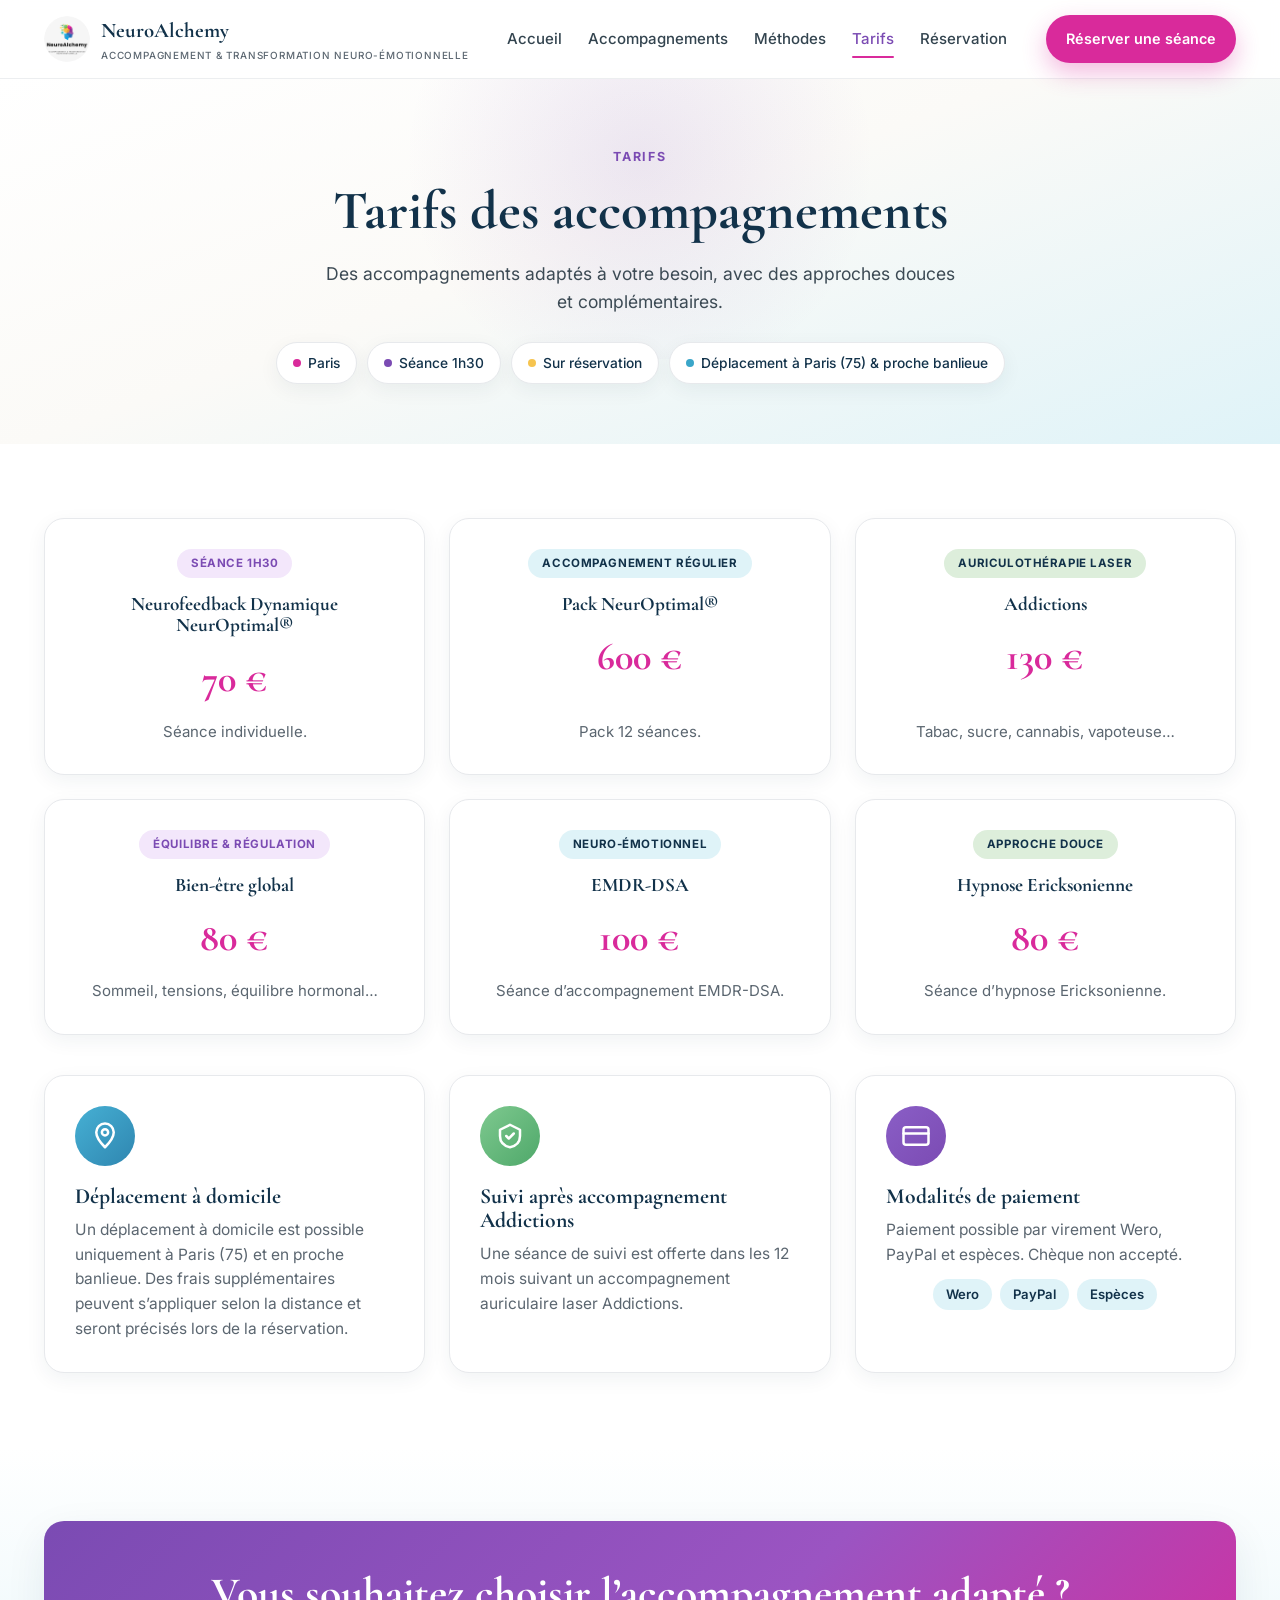
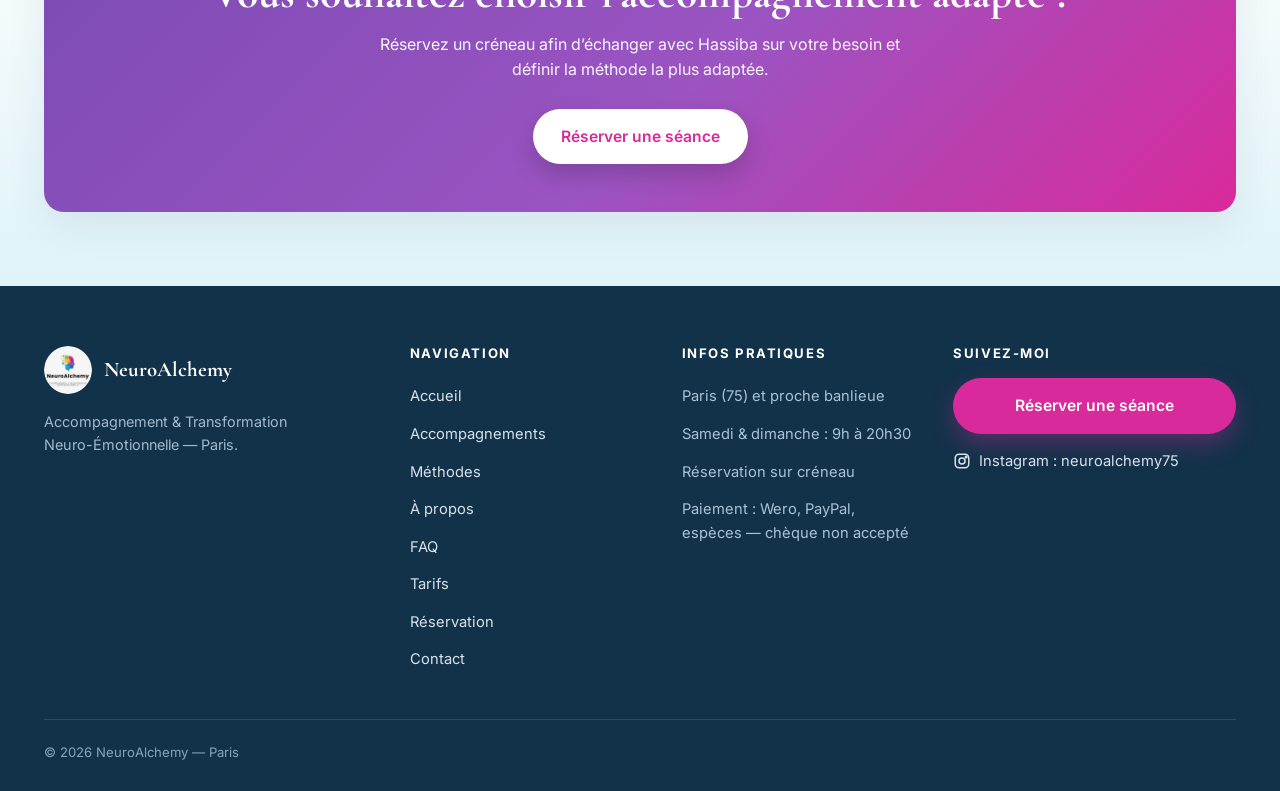
<file: tarifs.html>
<!DOCTYPE html>
<html lang="fr">
<head>
<meta charset="UTF-8">
<meta name="viewport" content="width=device-width, initial-scale=1.0">
<title>Tarifs — NeuroAlchemy | Paris</title>
<meta name="description" content="Tarifs des accompagnements NeuroAlchemy à Paris : Neurofeedback Dynamique NeurOptimal®, EMDR-DSA, Hypnose Ericksonienne, auriculothérapie laser addictions et bien-être global.">
<link rel="preconnect" href="https://fonts.googleapis.com">
<link rel="preconnect" href="https://fonts.gstatic.com" crossorigin>
<link href="https://fonts.googleapis.com/css2?family=Cormorant+Garamond:wght@500;600;700&family=Inter:wght@400;500;600;700&display=swap" rel="stylesheet">
<link rel="icon" type="image/png" href="assets/favicon.png">
<link rel="icon" href="assets/favicon.ico" sizes="any">
<link rel="apple-touch-icon" href="assets/apple-touch-icon.png">
<meta property="og:type" content="website">
<meta property="og:title" content="NeuroAlchemy — Accompagnement &amp; Transformation Neuro-Émotionnelle">
<meta property="og:description" content="Neurofeedback Dynamique, EMDR-DSA, Hypnose Ericksonienne et Auriculothérapie laser à Paris.">
<meta property="og:image" content="https://neuro-alchemy-75.vercel.app/assets/og-image.png">
<meta property="og:url" content="https://neuro-alchemy-75.vercel.app/tarifs.html">
<meta name="twitter:card" content="summary_large_image">
<meta name="twitter:title" content="NeuroAlchemy — Accompagnement &amp; Transformation Neuro-Émotionnelle">
<meta name="twitter:description" content="Accompagnement neuro-émotionnel à Paris : Neurofeedback Dynamique, EMDR-DSA, Hypnose Ericksonienne et Auriculothérapie laser.">
<meta name="twitter:image" content="https://neuro-alchemy-75.vercel.app/assets/twitter-card.png">
<link rel="stylesheet" href="assets/css/style.css">
</head>
<body>

<header class="site-header">
  <div class="container nav">
    <a href="index.html" class="brand">
      <img src="assets/img/logo-neuroalchemy.png" alt="Logo NeuroAlchemy">
      <span>NeuroAlchemy<small>Accompagnement &amp; transformation neuro-émotionnelle</small></span>
    </a>
    <nav class="nav-links">
      <a href="index.html">Accueil</a>
      <a href="accompagnements.html">Accompagnements</a>
      <a href="methodes.html">Méthodes</a>
      <a href="tarifs.html" class="active">Tarifs</a>
      <a href="reservation.html">Réservation</a>
    </nav>
    <div class="nav-cta">
      <a href="reservation.html" class="btn btn-rose">Réserver une séance</a>
      <button class="burger" aria-label="Ouvrir le menu" aria-expanded="false"><span></span><span></span><span></span></button>
    </div>
  </div>
</header>
<div class="mobile-menu" id="mobileMenu">
  <a href="index.html">Accueil</a>
  <a href="accompagnements.html">Accompagnements</a>
  <a href="methodes.html">Méthodes</a>
  <a href="tarifs.html">Tarifs</a>
  <a href="reservation.html">Réservation</a>
  <a href="reservation.html" class="btn btn-rose btn-block">Réserver une séance</a>
</div>

<!-- HERO -->
<section class="page-hero">
  <div class="container">
    <span class="eyebrow">Tarifs</span>
    <h1>Tarifs des accompagnements</h1>
    <p>Des accompagnements adaptés à votre besoin, avec des approches douces et complémentaires.</p>
    <div class="badges">
      <span class="badge"><span class="dot"></span> Paris</span>
      <span class="badge"><span class="dot"></span> Séance 1h30</span>
      <span class="badge"><span class="dot"></span> Sur réservation</span>
      <span class="badge"><span class="dot"></span> Déplacement à Paris (75) &amp; proche banlieue</span>
    </div>
  </div>
</section>

<!-- CARTES TARIFS -->
<section class="bg-white">
  <div class="container">
    <div class="tarif-grid">
      <article class="tarif-card" data-reveal>
        <span class="tarif-badge">Séance 1h30</span>
        <h3>Neurofeedback Dynamique NeurOptimal®</h3>
        <div class="tarif-price">70 €</div>
        <p>Séance individuelle.</p>
      </article>
      <article class="tarif-card" data-reveal>
        <span class="tarif-badge">Accompagnement régulier</span>
        <h3>Pack NeurOptimal®</h3>
        <div class="tarif-price">600 €</div>
        <p>Pack 12 séances.</p>
      </article>
      <article class="tarif-card" data-reveal>
        <span class="tarif-badge">Auriculothérapie laser</span>
        <h3>Addictions</h3>
        <div class="tarif-price">130 €</div>
        <p>Tabac, sucre, cannabis, vapoteuse…</p>
      </article>
      <article class="tarif-card" data-reveal>
        <span class="tarif-badge">Équilibre &amp; régulation</span>
        <h3>Bien-être global</h3>
        <div class="tarif-price">80 €</div>
        <p>Sommeil, tensions, équilibre hormonal…</p>
      </article>
      <article class="tarif-card" data-reveal>
        <span class="tarif-badge">Neuro-émotionnel</span>
        <h3>EMDR-DSA</h3>
        <div class="tarif-price">100 €</div>
        <p>Séance d’accompagnement EMDR-DSA.</p>
      </article>
      <article class="tarif-card" data-reveal>
        <span class="tarif-badge">Approche douce</span>
        <h3>Hypnose Ericksonienne</h3>
        <div class="tarif-price">80 €</div>
        <p>Séance d’hypnose Ericksonienne.</p>
      </article>
    </div>

    <!-- Blocs informations -->
    <div class="tarif-info-grid">
      <article class="card" data-reveal>
        <div class="icon-circle ic-bleu"><svg viewBox="0 0 24 24" fill="none" stroke-width="2" stroke-linecap="round" stroke-linejoin="round"><path d="M12 21s-7-7-7-12a7 7 0 0 1 14 0c0 5-7 12-7 12z"/><circle cx="12" cy="9" r="2.5"/></svg></div>
        <h3>Déplacement à domicile</h3>
        <p>Un déplacement à domicile est possible uniquement à Paris (75) et en proche banlieue. Des frais supplémentaires peuvent s’appliquer selon la distance et seront précisés lors de la réservation.</p>
      </article>
      <article class="card" data-reveal>
        <div class="icon-circle ic-vert"><svg viewBox="0 0 24 24" fill="none" stroke-width="2" stroke-linecap="round" stroke-linejoin="round"><path d="M12 3l8 4v5c0 5-3.5 8-8 9-4.5-1-8-4-8-9V7z"/><path d="M9 12l2 2 4-4"/></svg></div>
        <h3>Suivi après accompagnement Addictions</h3>
        <p>Une séance de suivi est offerte dans les 12 mois suivant un accompagnement auriculaire laser Addictions.</p>
      </article>
      <article class="card" data-reveal>
        <div class="icon-circle ic-violet"><svg viewBox="0 0 24 24" fill="none" stroke-width="2" stroke-linecap="round" stroke-linejoin="round"><rect x="2" y="5" width="20" height="14" rx="2"/><path d="M2 10h20"/></svg></div>
        <h3>Modalités de paiement</h3>
        <p>Paiement possible par virement Wero, PayPal et espèces. Chèque non accepté.</p>
        <div class="pay-tags"><span>Wero</span><span>PayPal</span><span>Espèces</span></div>
      </article>
    </div>
  </div>
</section>

<!-- CTA -->
<section class="bg-soft">
  <div class="container">
    <div class="cta-band" data-reveal>
      <h2>Vous souhaitez choisir l’accompagnement adapté ?</h2>
      <p>Réservez un créneau afin d’échanger avec Hassiba sur votre besoin et définir la méthode la plus adaptée.</p>
      <a href="reservation.html" class="btn btn-rose">Réserver une séance</a>
    </div>
  </div>
</section>

<footer class="site-footer">
  <div class="container">
    <div class="footer-grid">
      <div>
        <div class="footer-brand"><img src="assets/img/logo-neuroalchemy.png" alt="Logo NeuroAlchemy"> NeuroAlchemy</div>
        <p class="sig">Accompagnement &amp; Transformation Neuro-Émotionnelle — Paris.</p>
      </div>
      <div>
        <h4>Navigation</h4>
        <ul class="footer-links">
          <li><a href="index.html">Accueil</a></li>
          <li><a href="accompagnements.html">Accompagnements</a></li>
          <li><a href="methodes.html">Méthodes</a></li>
          <li><a href="a-propos.html">À propos</a></li>
          <li><a href="faq.html">FAQ</a></li>
          <li><a href="tarifs.html">Tarifs</a></li>
          <li><a href="reservation.html">Réservation</a></li>
          <li><a href="contact.html">Contact</a></li>
        </ul>
      </div>
      <div>
        <h4>Infos pratiques</h4>
        <ul class="footer-info">
          <li>Paris (75) et proche banlieue</li>
          <li>Samedi &amp; dimanche : 9h à 20h30</li>
          <li>Réservation sur créneau</li>
          <li>Paiement : Wero, PayPal, espèces — chèque non accepté</li>
        </ul>
      </div>
      <div class="footer-cta">
        <h4>Suivez-moi</h4>
        <a href="reservation.html" class="btn btn-rose btn-block">Réserver une séance</a>
        <a class="insta" href="https://www.instagram.com/neuroalchemy75" target="_blank" rel="noopener">
          <svg width="18" height="18" viewBox="0 0 24 24" fill="none" stroke="currentColor" stroke-width="2"><rect x="3" y="3" width="18" height="18" rx="5"/><circle cx="12" cy="12" r="4"/><circle cx="17.5" cy="6.5" r="1"/></svg>
          Instagram : neuroalchemy75
        </a>
      </div>
    </div>
    <div class="footer-bottom">
      <p>© <span id="year"></span> NeuroAlchemy — Paris</p>
    </div>
  </div>
</footer>

<script src="assets/js/main.js"></script>
</body>
</html>
</file>
<file: assets/css/style.css>
/* =========================================================
   NeuroAlchemy — Feuille de style globale
   Reprogrammation & Transformation Neuro-Émotionnelle
   ========================================================= */

/* ---------- Variables ---------- */
:root{
  --bleu-profond:#12324A;
  --bleu-clair:#DFF3F8;
  --vert-sauge:#DDEEDB;
  --violet:#7B4BB3;
  --rose:#D92A9B;
  --rose-fonce:#b91f80;
  --jaune:#F6C44F;
  --creme:#F8F7F4;
  --noir:#111111;
  --gris:#5b6670;
  --gris-clair:#eef0f2;
  --blanc:#ffffff;

  --maxw:1240px;
  --radius:20px;
  --radius-sm:14px;
  --shadow:0 14px 40px rgba(18,50,74,.08);
  --shadow-sm:0 6px 20px rgba(18,50,74,.06);
  --shadow-hover:0 20px 50px rgba(18,50,74,.14);
  --border:1px solid #e7e9ec;

  --ff-serif:"Cormorant Garamond","Playfair Display",Georgia,serif;
  --ff-sans:"Inter","Manrope",system-ui,-apple-system,Segoe UI,Roboto,sans-serif;
}

/* ---------- Reset ---------- */
*,*::before,*::after{box-sizing:border-box;margin:0;padding:0}
html{scroll-behavior:smooth;-webkit-text-size-adjust:100%}
body{
  font-family:var(--ff-sans);
  color:var(--noir);
  background:var(--creme);
  line-height:1.6;
  overflow-x:hidden;
}
img{max-width:100%;display:block}
a{color:inherit;text-decoration:none}
ul{list-style:none}
button{font-family:inherit;cursor:pointer;border:none;background:none}

/* ---------- Typo ---------- */
h1,h2,h3,h4{font-family:var(--ff-serif);font-weight:700;line-height:1.12;color:var(--bleu-profond)}
h1{font-size:clamp(2.4rem,5vw,3.9rem)}
h2{font-size:clamp(1.9rem,3.4vw,2.9rem)}
h3{font-size:1.35rem}
.section-lead{font-size:1.06rem;color:var(--gris);max-width:640px}
.text-rose{color:var(--rose)}
.text-violet{color:var(--violet)}

/* ---------- Layout ---------- */
.container{width:100%;max-width:var(--maxw);margin:0 auto;padding:0 24px}
section{padding:74px 0}
.section-head{text-align:center;max-width:720px;margin:0 auto 48px}
.section-head .section-lead{margin:14px auto 0}
.eyebrow{
  display:inline-block;font-family:var(--ff-sans);font-weight:700;
  font-size:.78rem;letter-spacing:.14em;text-transform:uppercase;
  color:var(--violet);margin-bottom:14px;
}
.bg-soft{background:linear-gradient(180deg,#ffffff 0%,var(--bleu-clair) 100%)}
.bg-sauge{background:linear-gradient(180deg,#ffffff 0%,var(--vert-sauge) 120%)}
.bg-white{background:var(--blanc)}

/* ---------- Boutons / CTA ---------- */
.btn{
  display:inline-flex;align-items:center;justify-content:center;gap:.5rem;
  padding:15px 28px;border-radius:50px;font-weight:600;font-size:.98rem;
  transition:transform .2s ease,box-shadow .2s ease,background .2s ease;
  text-align:center;
}
.btn-rose{background:var(--rose);color:#fff;box-shadow:0 10px 24px rgba(217,42,155,.32)}
.btn-rose:hover{background:var(--rose-fonce);transform:translateY(-2px);box-shadow:0 16px 30px rgba(217,42,155,.40)}
.btn-ghost{background:#fff;color:var(--bleu-profond);border:1.5px solid #d8dde2}
.btn-ghost:hover{border-color:var(--violet);color:var(--violet);transform:translateY(-2px)}
.btn-light{background:rgba(255,255,255,.14);color:#fff;border:1.5px solid rgba(255,255,255,.35)}
.btn-light:hover{background:rgba(255,255,255,.24)}
.btn-block{width:100%}

/* ---------- Badges ---------- */
.badges{display:flex;flex-wrap:wrap;gap:10px}
.badge{
  display:inline-flex;align-items:center;gap:7px;
  background:#fff;border:var(--border);border-radius:50px;
  padding:9px 16px;font-size:.86rem;font-weight:500;color:var(--bleu-profond);
  box-shadow:var(--shadow-sm);
}
.badge .dot{width:8px;height:8px;border-radius:50%;background:var(--rose)}
.badge:nth-child(2) .dot{background:var(--violet)}
.badge:nth-child(3) .dot{background:var(--jaune)}
.badge:nth-child(4) .dot{background:#3aa6c9}

/* =========================================================
   HEADER
   ========================================================= */
.site-header{
  position:sticky;top:0;z-index:60;background:rgba(255,255,255,.92);
  backdrop-filter:blur(10px);border-bottom:1px solid #eceef0;
}
.nav{display:flex;align-items:center;justify-content:space-between;gap:18px;height:78px}
.brand{display:flex;align-items:center;gap:11px;font-family:var(--ff-serif);font-weight:700;font-size:1.3rem;color:var(--bleu-profond)}
.brand img{width:46px;height:46px;border-radius:50%;object-fit:cover}
.brand small{display:block;font-family:var(--ff-sans);font-weight:500;font-size:.62rem;letter-spacing:.08em;color:var(--gris);text-transform:uppercase}
.nav-links{display:flex;align-items:center;gap:26px}
.nav-links a{font-size:.94rem;font-weight:500;color:#33444f;position:relative;padding:4px 0}
.nav-links a:hover,.nav-links a.active{color:var(--violet)}
.nav-links a.active::after{content:"";position:absolute;left:0;right:0;bottom:-3px;height:2px;background:var(--rose);border-radius:2px}
.nav-cta{display:flex;align-items:center;gap:12px}
.nav-cta .btn{padding:12px 20px;font-size:.9rem}
.burger{display:none;flex-direction:column;gap:5px;padding:8px}
.burger span{width:24px;height:2.5px;background:var(--bleu-profond);border-radius:2px;transition:.3s}
.burger.open span:nth-child(1){transform:translateY(7.5px) rotate(45deg)}
.burger.open span:nth-child(2){opacity:0}
.burger.open span:nth-child(3){transform:translateY(-7.5px) rotate(-45deg)}

/* Mobile menu panel */
.mobile-menu{
  position:fixed;inset:0;z-index:55;background:var(--creme);
  display:flex;flex-direction:column;padding:100px 28px 40px;gap:6px;
  transform:translateX(100%);transition:transform .35s ease;visibility:hidden;
}
.mobile-menu.open{transform:translateX(0);visibility:visible}
.mobile-menu a{font-size:1.15rem;font-weight:600;color:var(--bleu-profond);padding:14px 6px;border-bottom:1px solid #e7e9ec}
.mobile-menu a:last-of-type{border:none}
.mobile-menu .btn{margin-top:18px}

/* =========================================================
   HERO
   ========================================================= */
.hero{position:relative;overflow:hidden;background:linear-gradient(160deg,#ffffff 0%,#fbfaf7 40%,var(--bleu-clair) 100%)}
.hero::before{
  content:"";position:absolute;top:-160px;right:-120px;width:540px;height:540px;
  background:radial-gradient(circle,rgba(123,75,179,.18),transparent 65%);filter:blur(10px);z-index:0;
}
.hero .container{position:relative;z-index:1;display:grid;grid-template-columns:1.05fr .95fr;gap:40px;align-items:center;padding-top:60px;padding-bottom:70px}
.hero h1{margin-bottom:22px}
.hero p.lead{font-size:1.12rem;color:#3c4a54;max-width:540px;margin-bottom:26px}
.hero .badges{margin:26px 0 30px}
.hero-ctas{display:flex;flex-wrap:wrap;gap:14px}
.hero-visual{display:flex;justify-content:center;align-items:center}
.hero-visual svg{width:100%;max-width:460px;height:auto;filter:drop-shadow(0 24px 50px rgba(18,50,74,.16))}
.hero-logo{width:100%;max-width:420px;border-radius:50%;box-shadow:0 24px 60px rgba(18,50,74,.20)}
.about-visual .hero-logo{max-width:360px}
/* Hero sans visuel (ex : page FAQ) — contenu centré */
.hero-solo .container{grid-template-columns:1fr}
.hero-solo .hero-text{max-width:780px;margin:0 auto;text-align:center}
.hero-solo .hero-text .badges,.hero-solo .hero-ctas{justify-content:center}
.hero-solo .hero-text p.lead{margin-left:auto;margin-right:auto}

/* =========================================================
   CARTES
   ========================================================= */
.grid{display:grid;gap:24px}
.grid-2{grid-template-columns:repeat(2,1fr)}
.grid-3{grid-template-columns:repeat(3,1fr)}
.grid-4{grid-template-columns:repeat(4,1fr)}

.card{
  background:#fff;border:var(--border);border-radius:var(--radius);
  padding:30px;box-shadow:var(--shadow-sm);
  transition:transform .25s ease,box-shadow .25s ease;
}
.card:hover{transform:translateY(-5px);box-shadow:var(--shadow-hover)}
.card h3{margin-bottom:10px}
.card p{color:var(--gris);font-size:.97rem}

/* Icône circulaire colorée */
.icon-circle{
  width:60px;height:60px;border-radius:50%;display:flex;align-items:center;justify-content:center;
  margin-bottom:18px;color:#fff;
}
.icon-circle svg{width:30px;height:30px;stroke:#fff}
.ic-violet{background:linear-gradient(135deg,#8a5ec6,#7B4BB3)}
.ic-rose{background:linear-gradient(135deg,#ef5bb0,#D92A9B)}
.ic-bleu{background:linear-gradient(135deg,#46b0d4,#2f86b0)}
.ic-vert{background:linear-gradient(135deg,#7ec98f,#4fa86a)}
.ic-jaune{background:linear-gradient(135deg,#f8d06a,#f0b429)}

/* Méthodes (icône à part) */
.method-card{position:relative;overflow:hidden}
.method-card::after{content:"";position:absolute;top:-40px;right:-40px;width:120px;height:120px;border-radius:50%;background:radial-gradient(circle,rgba(123,75,179,.10),transparent 70%)}

/* =========================================================
   SECTION TEXTE + VISUEL (approche)
   ========================================================= */
.split{display:grid;grid-template-columns:1fr 1fr;gap:48px;align-items:center}
.split .visual svg{width:100%;max-width:420px;margin:0 auto;filter:drop-shadow(0 18px 40px rgba(47,134,176,.18))}
.approche-img{width:100%;max-width:460px;margin:0 auto;border-radius:var(--radius);box-shadow:0 20px 50px rgba(18,50,74,.22)}

/* =========================================================
   BESOINS (grille icônes)
   ========================================================= */
.needs-grid{display:grid;grid-template-columns:repeat(4,1fr);gap:18px}
.need{
  background:#fff;border:var(--border);border-radius:var(--radius-sm);
  padding:22px 14px;text-align:center;box-shadow:var(--shadow-sm);
  transition:transform .2s ease,box-shadow .2s ease;
}
.need:hover{transform:translateY(-4px);box-shadow:var(--shadow);border-color:var(--bleu-clair)}
.need .need-ic{
  width:52px;height:52px;margin:0 auto 12px;border-radius:50%;
  display:flex;align-items:center;justify-content:center;
  background:var(--bleu-clair);color:var(--bleu-profond);
}
.need:nth-child(3n) .need-ic{background:var(--vert-sauge)}
.need:nth-child(3n+1) .need-ic{background:#f3e7fb;color:var(--violet)}
.need .need-ic svg{width:26px;height:26px}
.need span{font-weight:600;font-size:.92rem;color:var(--bleu-profond)}

/* =========================================================
   ÉTAPES
   ========================================================= */
.steps{display:grid;grid-template-columns:repeat(4,1fr);gap:20px;position:relative}
.step{background:#fff;border:var(--border);border-radius:var(--radius);padding:28px 24px;box-shadow:var(--shadow-sm);position:relative}
.step-num{
  width:44px;height:44px;border-radius:50%;background:var(--bleu-profond);color:#fff;
  display:flex;align-items:center;justify-content:center;font-family:var(--ff-serif);font-weight:700;font-size:1.25rem;margin-bottom:16px;
}
.step:nth-child(2) .step-num{background:var(--violet)}
.step:nth-child(3) .step-num{background:var(--rose)}
.step:nth-child(4) .step-num{background:var(--jaune);color:var(--bleu-profond)}
.step h3{font-size:1.12rem;margin-bottom:8px}
.step p{color:var(--gris);font-size:.93rem}
.step-arrow{position:absolute;top:50%;right:-22px;transform:translateY(-50%);color:#c9d3da;z-index:2}
.steps .step:last-child .step-arrow{display:none}

/* =========================================================
   TABLEAU PROTOCOLES
   ========================================================= */
.table-wrap{background:#fff;border:var(--border);border-radius:var(--radius);box-shadow:var(--shadow);overflow:hidden}
.table-scroll{overflow-x:auto}
table.protocoles{width:100%;border-collapse:collapse;min-width:680px}
table.protocoles th,table.protocoles td{padding:15px 20px;text-align:left;font-size:.94rem}
table.protocoles thead th{background:var(--bleu-profond);color:#fff;font-family:var(--ff-sans);font-weight:600;letter-spacing:.02em}
table.protocoles tbody tr:nth-child(even){background:#f6fafc}
table.protocoles tbody tr{border-bottom:1px solid #eef2f4}
table.protocoles td:first-child{font-weight:600;color:var(--bleu-profond)}
.table-note{font-size:.86rem;color:var(--gris);margin-top:16px;font-style:italic;text-align:center}
.scroll-hint{display:none;font-size:.8rem;color:var(--violet);text-align:center;margin-bottom:10px}

/* Cartes protocoles (mobile) */
.proto-cards{display:none;flex-direction:column;gap:14px}
.proto-card{background:#fff;border:var(--border);border-radius:var(--radius-sm);padding:18px 20px;box-shadow:var(--shadow-sm)}
.proto-card h4{font-family:var(--ff-serif);color:var(--bleu-profond);font-size:1.1rem;margin-bottom:10px}
.proto-card dl{display:grid;grid-template-columns:auto 1fr;gap:6px 14px;font-size:.9rem}
.proto-card dt{color:var(--gris)}
.proto-card dd{font-weight:600;color:var(--bleu-profond);text-align:right}

/* =========================================================
   CERTIFICATIONS
   ========================================================= */
.cert-grid{display:grid;grid-template-columns:repeat(5,1fr);gap:20px}
.cert{background:#fff;border:var(--border);border-radius:var(--radius-sm);padding:16px;box-shadow:var(--shadow-sm);text-align:center;transition:transform .2s ease,box-shadow .2s ease}
.cert:hover{transform:translateY(-4px);box-shadow:var(--shadow)}
.cert-thumb{height:150px;border-radius:10px;overflow:hidden;border:1px solid #edeff1;margin-bottom:14px;display:flex;align-items:center;justify-content:center;background:#f7f9fa}
.cert-thumb img{width:100%;height:100%;object-fit:cover}
.cert-thumb.placeholder{background:linear-gradient(135deg,#eef4fb,#f3e7fb);flex-direction:column;gap:8px;color:var(--violet);padding:14px}
.cert-thumb.placeholder svg{width:42px;height:42px}
.cert-thumb.placeholder small{font-size:.72rem;color:var(--gris)}
.cert p{font-size:.86rem;font-weight:600;color:var(--bleu-profond);line-height:1.35}

/* =========================================================
   INFOS PRATIQUES
   ========================================================= */
.infos-card{background:var(--bleu-profond);color:#fff;border-radius:var(--radius);padding:34px;box-shadow:var(--shadow)}
.infos-card h3{color:#fff;margin-bottom:20px}
.infos-list li{display:flex;gap:12px;padding:12px 0;border-bottom:1px solid rgba(255,255,255,.12);font-size:.95rem}
.infos-list li:last-child{border:none}
.infos-list .lbl{color:#a8c4d6;min-width:140px}
.infos-list .val{font-weight:600;color:#fff}
.infos-card .warn{margin-top:16px;font-size:.85rem;color:#ffd9ef;background:rgba(217,42,155,.18);padding:12px 14px;border-radius:10px}

.infos-split{display:grid;grid-template-columns:1fr 1fr;gap:40px;align-items:start}
.infos-split .lead-block h2{margin-bottom:14px}

/* =========================================================
   RÉSERVATION (parcours 6 étapes / formulaire)
   ========================================================= */
.reservation-card{background:#fff;border:var(--border);border-radius:var(--radius);box-shadow:var(--shadow);padding:38px;max-width:720px;margin:0 auto}
.parcours{display:grid;grid-template-columns:repeat(3,1fr);gap:16px;margin-bottom:30px}
.parcours-step{display:flex;gap:12px;align-items:center;background:var(--creme);border-radius:var(--radius-sm);padding:14px}
.parcours-step .n{width:34px;height:34px;flex:0 0 34px;border-radius:50%;background:#fff;border:2px solid var(--violet);color:var(--violet);display:flex;align-items:center;justify-content:center;font-weight:700;font-size:.9rem}
.parcours-step span{font-size:.88rem;font-weight:600;color:var(--bleu-profond)}

.consent{display:flex;flex-direction:column;gap:12px;margin:6px 0 24px}
.consent label{display:flex;gap:12px;align-items:flex-start;font-size:.92rem;color:#3c4a54;cursor:pointer}
.consent input{margin-top:4px;width:18px;height:18px;accent-color:var(--rose);flex:0 0 18px}

/* Formulaire */
.form-grid{display:grid;grid-template-columns:1fr 1fr;gap:18px;margin-bottom:18px}
.field{display:flex;flex-direction:column;gap:7px}
.field.full{grid-column:1/-1}
.field label{font-size:.86rem;font-weight:600;color:var(--bleu-profond)}
.field input,.field select,.field textarea{
  font-family:inherit;font-size:.95rem;padding:13px 15px;border:1.5px solid #dde2e6;border-radius:12px;background:#fcfdfe;color:var(--noir);transition:border .2s,box-shadow .2s;
}
.field input:focus,.field select:focus,.field textarea:focus{outline:none;border-color:var(--violet);box-shadow:0 0 0 3px rgba(123,75,179,.12)}
.field textarea{resize:vertical;min-height:110px}
.cancel-box{background:var(--bleu-clair);border-radius:12px;padding:14px 18px;font-size:.88rem;color:var(--bleu-profond);margin-bottom:20px}
.cancel-box strong{color:var(--rose-fonce)}
.form-success{
  display:none;background:linear-gradient(135deg,var(--vert-sauge),#eef9ee);
  border:1.5px solid #bfe0c2;border-radius:var(--radius-sm);padding:22px 24px;
  color:#2c5a39;font-weight:500;text-align:center;margin-top:20px;
}
.form-success.show{display:block;animation:fade .4s ease}
.form-success strong{display:block;font-family:var(--ff-serif);font-size:1.2rem;margin-bottom:6px;color:var(--bleu-profond)}
.form-success.is-pending{background:linear-gradient(135deg,var(--bleu-clair),#f3fafd);border-color:#bfe0ee;color:var(--bleu-profond)}
.form-success.is-failed{background:linear-gradient(135deg,#fbe3ea,#fdf2f5);border-color:#f3c4d4;color:var(--rose-fonce)}
.slot-btn[disabled]{opacity:.4;cursor:not-allowed;text-decoration:line-through}
.cal-day.full{opacity:.35;text-decoration:line-through;cursor:not-allowed}
@keyframes fade{from{opacity:0;transform:translateY(8px)}to{opacity:1;transform:none}}

/* =========================================================
   FAQ
   ========================================================= */
.faq{max-width:780px;margin:0 auto;display:flex;flex-direction:column;gap:12px}
.faq-item{background:#fff;border:var(--border);border-radius:var(--radius-sm);overflow:hidden;box-shadow:var(--shadow-sm)}
.faq-q{width:100%;display:flex;justify-content:space-between;align-items:center;gap:16px;text-align:left;padding:20px 24px;font-weight:600;color:var(--bleu-profond);font-size:1.02rem}
.faq-q .chev{flex:0 0 22px;transition:transform .3s ease;color:var(--violet)}
.faq-item.open .faq-q .chev{transform:rotate(180deg)}
.faq-a{max-height:0;overflow:hidden;transition:max-height .35s ease}
.faq-a p{padding:0 24px 20px;color:var(--gris);font-size:.96rem}

/* =========================================================
   CTA BANDEAU
   ========================================================= */
.cta-band{background:linear-gradient(135deg,var(--violet),#9b54c2 55%,var(--rose));border-radius:var(--radius);padding:48px;text-align:center;color:#fff;box-shadow:var(--shadow)}
.cta-band h2{color:#fff;margin-bottom:14px}
.cta-band p{max-width:560px;margin:0 auto 26px;opacity:.95}
.cta-band .btn-rose{background:#fff;color:var(--rose);box-shadow:0 10px 24px rgba(0,0,0,.18)}
.cta-band .btn-rose:hover{background:#fff;color:var(--rose-fonce)}

/* =========================================================
   DISCLAIMER
   ========================================================= */
.disclaimer{background:#fff;border:1px dashed #d3dade;border-radius:var(--radius-sm);padding:18px 22px;font-size:.9rem;color:var(--gris);text-align:center;max-width:820px;margin:0 auto}

/* =========================================================
   FOOTER
   ========================================================= */
.site-footer{background:var(--bleu-profond);color:#d7e3ec;padding:60px 0 28px}
.footer-grid{display:grid;grid-template-columns:1.4fr 1fr 1fr 1.2fr;gap:36px;margin-bottom:40px}
.footer-brand{display:flex;align-items:center;gap:12px;margin-bottom:16px;font-family:var(--ff-serif);font-size:1.3rem;color:#fff;font-weight:700}
.footer-brand img{width:48px;height:48px;border-radius:50%}
.site-footer p.sig{font-size:.9rem;color:#9fbacd;max-width:280px}
.site-footer h4{color:#fff;font-family:var(--ff-sans);font-size:.82rem;letter-spacing:.12em;text-transform:uppercase;margin-bottom:18px}
.footer-links li,.footer-info li{padding:7px 0;font-size:.92rem}
.footer-links a:hover{color:var(--rose)}
.footer-info li{color:#a8c4d6}
.footer-cta .btn{margin-bottom:16px}
.footer-cta a.insta{display:inline-flex;align-items:center;gap:8px;color:#d7e3ec;font-size:.92rem}
.footer-cta a.insta:hover{color:var(--jaune)}
.footer-bottom{border-top:1px solid rgba(255,255,255,.12);padding-top:22px;display:flex;justify-content:space-between;flex-wrap:wrap;gap:14px;font-size:.82rem;color:#88a6bb}
.footer-disclaimer{font-size:.82rem;color:#88a6bb;max-width:680px;line-height:1.5}

/* =========================================================
   PAGE HEADER (pages secondaires)
   ========================================================= */
.page-hero{background:linear-gradient(160deg,#ffffff,#fbfaf7 45%,var(--bleu-clair));text-align:center;padding:64px 0 60px;position:relative;overflow:hidden}
.page-hero::before{content:"";position:absolute;top:-120px;left:50%;transform:translateX(-50%);width:600px;height:400px;background:radial-gradient(circle,rgba(123,75,179,.12),transparent 65%)}
.page-hero .container{position:relative;z-index:1}
.page-hero h1{font-size:clamp(2.2rem,4.4vw,3.4rem);margin-bottom:18px}
.page-hero p{font-size:1.1rem;color:#3c4a54;max-width:640px;margin:0 auto}
.page-hero .badges{justify-content:center;margin-top:26px}

/* Accompagnements catégories */
.cat-card{display:grid;grid-template-columns:auto 1fr;gap:22px;align-items:start;background:#fff;border:var(--border);border-radius:var(--radius);padding:30px;box-shadow:var(--shadow-sm);transition:transform .25s,box-shadow .25s}
.cat-card:hover{transform:translateY(-4px);box-shadow:var(--shadow-hover)}
.cat-card .tags{display:flex;flex-wrap:wrap;gap:8px;margin-top:12px}
.cat-card .tags span{background:var(--bleu-clair);color:var(--bleu-profond);border-radius:50px;padding:5px 13px;font-size:.8rem;font-weight:600}
.cat-price{margin-top:14px;font-size:.92rem;color:var(--bleu-profond)}
.cat-price strong{color:var(--rose-fonce)}
.cat-price .suivi{display:block;margin-top:4px;font-size:.85rem;color:var(--gris)}

/* Méthode détaillée */
.method-detail{display:grid;grid-template-columns:auto 1fr;gap:26px;align-items:start;background:#fff;border:var(--border);border-radius:var(--radius);padding:34px;box-shadow:var(--shadow-sm)}
.method-detail .for-needs{margin-top:14px;font-size:.92rem;color:var(--bleu-profond)}
.method-detail .for-needs strong{color:var(--violet)}
.method-detail .btn{margin-top:18px}

/* Valeurs */
.value{text-align:center;padding:26px 20px}
.value .icon-circle{margin:0 auto 16px}

/* About */
.about-split{display:grid;grid-template-columns:.9fr 1.1fr;gap:48px;align-items:center}
.about-visual svg{width:100%;max-width:380px;margin:0 auto}

/* contact info */
.contact-grid{display:grid;grid-template-columns:1fr 1fr;gap:30px}
.contact-info li{display:flex;gap:14px;align-items:center;padding:16px 0;border-bottom:1px solid #e7e9ec}
.contact-info li:last-child{border:none}
.contact-info .ci-ic{width:46px;height:46px;flex:0 0 46px;border-radius:50%;background:var(--bleu-clair);display:flex;align-items:center;justify-content:center;color:var(--violet)}
.contact-info .ci-ic svg{width:22px;height:22px}
.contact-info .ci-lbl{font-size:.78rem;color:var(--gris);text-transform:uppercase;letter-spacing:.06em}
.contact-info .ci-val{font-weight:600;color:var(--bleu-profond)}

.mt-0{margin-top:0}
.center{text-align:center}
.mb-40{margin-bottom:40px}

/* =========================================================
   AVIS / TÉMOIGNAGES
   ========================================================= */
.testimonial-marquee{overflow:hidden;position:relative;-webkit-mask-image:linear-gradient(90deg,transparent,#000 4%,#000 96%,transparent);mask-image:linear-gradient(90deg,transparent,#000 4%,#000 96%,transparent)}
.testimonial-grid{display:flex;gap:24px;align-items:stretch;width:max-content;animation:testimonialScroll 55s linear infinite}
.testimonial-marquee:hover .testimonial-grid{animation-play-state:paused}
@media (prefers-reduced-motion:reduce){
  .testimonial-grid{animation:none}
}
@keyframes testimonialScroll{from{transform:translateX(0)}to{transform:translateX(-50%)}}
.testimonial-card{background:#fff;border:var(--border);border-radius:var(--radius);box-shadow:var(--shadow-sm);padding:30px;position:relative;transition:transform .25s ease,box-shadow .25s ease;flex:0 0 340px;width:340px}
.testimonial-card:hover{transform:translateY(-4px);box-shadow:var(--shadow)}
.testimonial-card .quote{position:absolute;top:20px;right:26px;font-family:var(--ff-serif);font-size:3.4rem;line-height:1;color:var(--bleu-clair)}
.testimonial-stars{color:var(--jaune);font-size:1.05rem;letter-spacing:2px;margin-bottom:14px}
.testimonial-text{position:relative;overflow:hidden;max-height:11em;transition:max-height .45s ease;color:#3c4a54;font-size:.96rem}
.testimonial-text p{margin-bottom:10px}
.testimonial-text p:last-child{margin-bottom:0}
.testimonial-text.expanded{max-height:200em}
.testimonial-text::after{content:"";position:absolute;left:0;right:0;bottom:0;height:3em;background:linear-gradient(rgba(255,255,255,0),#fff);pointer-events:none;transition:opacity .3s}
.testimonial-text.expanded::after{opacity:0}
.testimonial-more{margin-top:12px;color:var(--violet);font-weight:600;font-size:.9rem;padding:4px 0;display:inline-flex;align-items:center;gap:6px}
.testimonial-more:hover{color:var(--rose)}
.testimonial-author{display:flex;align-items:center;gap:12px;margin-top:20px;padding-top:18px;border-top:1px solid #eef0f2}
.testimonial-avatar{width:46px;height:46px;flex:0 0 46px;border-radius:50%;display:flex;align-items:center;justify-content:center;font-family:var(--ff-serif);font-weight:700;font-size:1.2rem;color:#fff;background:linear-gradient(135deg,#8a5ec6,#7B4BB3)}
.testimonial-card:nth-child(2) .testimonial-avatar{background:linear-gradient(135deg,#ef5bb0,#D92A9B)}
.testimonial-card:nth-child(3) .testimonial-avatar{background:linear-gradient(135deg,#46b0d4,#2f86b0)}
.testimonial-author strong{display:block;color:var(--bleu-profond);font-size:1rem}
.testimonial-author span{font-size:.8rem;color:var(--gris)}
.testimonial-cta{text-align:center;margin-top:44px}
.testimonial-cta p{font-size:1.1rem;color:var(--bleu-profond);margin-bottom:18px;font-family:var(--ff-serif)}

/* =========================================================
   PAGE TARIFS
   ========================================================= */
.tarif-grid{display:grid;grid-template-columns:repeat(3,1fr);gap:24px}
.tarif-card{background:#fff;border:var(--border);border-radius:var(--radius);box-shadow:var(--shadow-sm);padding:30px;text-align:center;transition:transform .25s ease,box-shadow .25s ease;display:flex;flex-direction:column}
.tarif-card:hover{transform:translateY(-5px);box-shadow:var(--shadow-hover)}
.tarif-card .tarif-badge{align-self:center;display:inline-block;background:var(--bleu-clair);color:var(--bleu-profond);border-radius:50px;padding:5px 14px;font-size:.72rem;font-weight:700;text-transform:uppercase;letter-spacing:.05em;margin-bottom:16px}
.tarif-card:nth-child(3n) .tarif-badge{background:var(--vert-sauge)}
.tarif-card:nth-child(3n+1) .tarif-badge{background:#f3e7fb;color:var(--violet)}
.tarif-card h3{font-size:1.2rem;margin-bottom:6px}
.tarif-card .tarif-price{font-family:var(--ff-serif);font-size:2.4rem;font-weight:700;color:var(--rose);margin:6px 0 10px}
.tarif-card .tarif-price small{font-size:1rem;color:var(--gris);font-family:var(--ff-sans);font-weight:500}
.tarif-card p{color:var(--gris);font-size:.94rem;margin-top:auto}
.tarif-info-grid{display:grid;grid-template-columns:repeat(3,1fr);gap:24px;margin-top:40px}
.pay-tags{display:flex;flex-wrap:wrap;gap:8px;justify-content:center;margin-top:12px}
.pay-tags span{background:var(--bleu-clair);color:var(--bleu-profond);border-radius:50px;padding:5px 13px;font-size:.82rem;font-weight:600}

/* =========================================================
   ENCART TARIF NEUROFEEDBACK
   ========================================================= */
.pricing-card{max-width:640px;margin:0 auto;background:#fff;border:var(--border);border-radius:var(--radius);box-shadow:var(--shadow);padding:32px}
.pricing-head{display:flex;align-items:center;gap:16px;margin-bottom:20px}
.pricing-head h3{margin:0;font-size:1.25rem}
.pricing-head p{color:var(--gris);font-size:.92rem;margin:2px 0 0}
.pricing-list{display:flex;flex-direction:column;gap:0;margin-bottom:24px}
.pricing-list li{display:flex;justify-content:space-between;align-items:center;gap:16px;padding:14px 0;border-bottom:1px solid #eef0f2;font-size:.98rem;color:#3c4a54}
.pricing-list li:last-child{border-bottom:none}
.pricing-list li strong{color:var(--bleu-profond);text-align:right}
.pricing-card .btn{width:100%}
.pricing-note{max-width:640px;margin:16px auto 0;font-size:.86rem;color:var(--gris);text-align:center}
.pricing-inline{background:var(--bleu-clair);border-radius:var(--radius-sm);padding:16px 20px;margin:16px 0 20px}
.pricing-inline p{margin:0;color:var(--bleu-profond);font-size:.94rem}
.pricing-inline p+p{margin-top:6px;color:#3c4a54}
.pricing-inline strong{color:var(--rose-fonce)}

/* =========================================================
   RÉSERVATION — layout + calendrier
   ========================================================= */
.resa-layout{display:grid;grid-template-columns:330px 1fr;gap:32px;align-items:start}
.resa-layout .reservation-card{max-width:none;margin:0}
.resa-aside{position:sticky;top:96px}
.cal-label{font-weight:700;color:var(--bleu-profond);margin:0 0 12px;font-size:.98rem}
#slotsWrap{margin-top:20px}
.calendar{background:#fff;border:var(--border);border-radius:var(--radius-sm);padding:18px;box-shadow:var(--shadow-sm)}
.cal-head{display:flex;align-items:center;justify-content:space-between;margin-bottom:14px}
.cal-head button{width:38px;height:38px;border-radius:50%;border:1px solid #e0e4e8;color:var(--bleu-profond);display:flex;align-items:center;justify-content:center;transition:.15s}
.cal-head button:hover{background:var(--bleu-clair);border-color:var(--bleu-clair)}
.cal-title{font-weight:700;color:var(--bleu-profond);text-transform:capitalize;font-size:1.02rem}
.cal-grid{display:grid;grid-template-columns:repeat(7,1fr);gap:6px}
.cal-grid .dow{text-align:center;font-size:.7rem;color:var(--gris);text-transform:uppercase;letter-spacing:.03em;padding:4px 0;font-weight:600}
.cal-day{aspect-ratio:1;display:flex;align-items:center;justify-content:center;border-radius:10px;font-size:.9rem;border:1.5px solid transparent;color:#aeb6bd;background:transparent;font-family:inherit}
.cal-day.available{background:var(--bleu-clair);color:var(--bleu-profond);font-weight:600;cursor:pointer}
.cal-day.available:hover{background:#c7e9f4}
.cal-day.selected{background:var(--rose);color:#fff;border-color:var(--rose)}
.cal-day.disabled{background:transparent;color:#cfd5da;cursor:not-allowed}
.cal-day.empty{background:transparent}
.slots{display:grid;grid-template-columns:repeat(3,1fr);gap:10px}
.slot-btn{padding:12px 6px;border-radius:12px;border:1.5px solid #dde2e6;background:#fff;font-size:.88rem;font-weight:600;color:var(--bleu-profond);cursor:pointer;transition:.15s;font-family:inherit}
.slot-btn:hover{border-color:var(--violet);color:var(--violet)}
.slot-btn.selected{background:var(--bleu-profond);color:#fff;border-color:var(--bleu-profond)}
.resa-summary{background:var(--vert-sauge);border-radius:12px;padding:14px 18px;font-size:.92rem;color:var(--bleu-profond);margin:20px 0;display:flex;flex-direction:column;gap:4px}

/* =========================================================
   FAQ PAGE — bloc comparatif
   ========================================================= */
.compare{display:grid;grid-template-columns:1fr 1fr;gap:24px}
.compare .card{position:relative}
.compare .card.muted{background:#f6f7f8;border-color:#e4e7ea}
.compare .card.highlight{border-color:#e7d3f5;box-shadow:0 16px 40px rgba(123,75,179,.12)}
.compare .card h3{display:flex;align-items:center;gap:10px;margin-bottom:16px}
.compare-list{display:flex;flex-direction:column;gap:12px}
.compare-list li{display:flex;gap:11px;align-items:flex-start;font-size:.96rem;color:#3c4a54}
.compare-list li svg{flex:0 0 20px;width:20px;height:20px;margin-top:2px}
.compare .cross li svg{color:#c46a6a}
.compare .check li svg{color:#4fa86a}
.compare-note{margin-top:26px;text-align:center;font-size:1.02rem;color:var(--bleu-profond);max-width:760px;margin-left:auto;margin-right:auto}

/* =========================================================
   FAQ PAGE — grille vidéos 16:9
   ========================================================= */
.video-grid{display:grid;grid-template-columns:1fr 1fr;gap:24px}
.video-card{background:#fff;border:var(--border);border-radius:var(--radius);box-shadow:var(--shadow-sm);overflow:hidden;transition:transform .25s,box-shadow .25s}
.video-card:hover{transform:translateY(-4px);box-shadow:var(--shadow-hover)}
.video-embed{position:relative;width:100%;aspect-ratio:16/9;background:#0d1b26}
.video-embed iframe{position:absolute;inset:0;width:100%;height:100%;border:0}
.video-card .video-title{padding:15px 20px;font-weight:600;color:var(--bleu-profond);font-size:.98rem}
.video-grid-3{grid-template-columns:repeat(3,1fr)}
@media (max-width:1024px){.video-grid-3{grid-template-columns:repeat(2,1fr)}}

/* =========================================================
   RESPONSIVE — TABLETTE
   ========================================================= */
@media (max-width:1024px){
  .grid-4{grid-template-columns:repeat(2,1fr)}
  .needs-grid{grid-template-columns:repeat(3,1fr)}
  .steps{grid-template-columns:repeat(2,1fr)}
  .step-arrow{display:none}
  .cert-grid{grid-template-columns:repeat(3,1fr)}
  .parcours{grid-template-columns:repeat(2,1fr)}
  .tarif-grid,.tarif-info-grid{grid-template-columns:repeat(2,1fr)}
}

/* =========================================================
   RESPONSIVE — MOBILE (768px)
   ========================================================= */
@media (max-width:768px){
  section{padding:52px 0}
  .container{padding:0 18px}
  .nav-links,.nav-cta .btn{display:none}
  .burger{display:flex}

  /* Hero mobile : tout centré, empilé */
  .hero .container{grid-template-columns:1fr;text-align:center;gap:30px;padding-top:36px;padding-bottom:44px}
  .hero p.lead{margin-left:auto;margin-right:auto}
  .hero .badges{justify-content:center}
  .hero-ctas{flex-direction:column}
  .hero-ctas .btn{width:100%}
  .hero-visual{order:-1}
  .hero-visual svg{max-width:280px}

  .split,.infos-split,.about-split,.contact-grid{grid-template-columns:1fr;gap:30px;text-align:center}
  .split .visual{order:-1}
  .section-head{margin-bottom:34px}

  .grid-2,.grid-3,.grid-4{grid-template-columns:1fr}
  .needs-grid{grid-template-columns:repeat(2,1fr)}
  .steps{grid-template-columns:1fr}
  .compare,.video-grid{grid-template-columns:1fr}
  .tarif-grid,.tarif-info-grid{grid-template-columns:1fr}
  .testimonial-card{flex-basis:280px;width:280px}

  .cert-grid{grid-template-columns:repeat(2,1fr)}

  /* Tableau -> cartes */
  .table-wrap{display:none}
  .proto-cards{display:flex}

  .parcours{grid-template-columns:1fr}
  .form-grid{grid-template-columns:1fr}
  .reservation-card{padding:24px}
  .resa-layout{grid-template-columns:1fr;gap:24px}
  .resa-aside{position:static}
  .slots{grid-template-columns:repeat(2,1fr)}
  .calendar{padding:14px}
  .cal-grid{gap:4px}

  .cat-card,.method-detail{grid-template-columns:1fr;text-align:center}
  .cat-card .tags{justify-content:center}
  .method-detail .icon-circle,.cat-card .icon-circle{margin-left:auto;margin-right:auto}

  .cta-band{padding:34px 22px}

  .footer-grid{grid-template-columns:1fr;gap:30px;text-align:center}
  .footer-brand,.footer-cta a.insta{justify-content:center}
  .site-footer p.sig{margin:0 auto}
  .infos-list .lbl{min-width:auto}
  .footer-bottom{flex-direction:column;text-align:center;align-items:center}
}

@media (max-width:380px){
  .needs-grid,.cert-grid{grid-template-columns:1fr}
  .badge{font-size:.8rem}
}

/* =========================================================
   HERO CENTRÉ (accueil) — logo dominant + CTA, sans texte
   ========================================================= */
.hero-centered .container{display:flex;flex-direction:column;align-items:center;text-align:center;gap:34px;padding-top:64px;padding-bottom:64px}
.hero-center{display:flex;flex-direction:column;align-items:center;gap:34px}
.hero-logo-main{width:100%;max-width:360px}
.hero-center h1{margin-bottom:0;max-width:none;font-size:clamp(1.1rem,2.4vw,1.9rem);white-space:nowrap}
@media (max-width:900px){
  .hero-center h1{white-space:normal;font-size:clamp(1rem,3.4vw,1.4rem)}
}
@media (max-width:768px){
  .hero-logo-main{max-width:240px}
}

/* =========================================================
   PAGE ADMIN (espace privé Hassiba)
   ========================================================= */
.admin-shell{min-height:100vh;background:linear-gradient(180deg,#ffffff 0%,var(--bleu-clair) 100%);padding:40px 0 80px}
.admin-header{display:flex;align-items:center;justify-content:space-between;margin-bottom:28px;flex-wrap:wrap;gap:14px}
.admin-header .brand img{width:40px;height:40px;border-radius:50%}
.admin-login-card{max-width:380px;margin:60px auto;background:#fff;border:var(--border);border-radius:var(--radius);box-shadow:var(--shadow);padding:36px 32px;text-align:center}
.admin-login-card h1{font-size:1.4rem;margin-bottom:6px}
.admin-login-card p{color:var(--gris);font-size:.9rem;margin-bottom:22px}
.admin-login-card input{width:100%;padding:12px 14px;border:1.5px solid var(--gris-clair);border-radius:var(--radius-sm);font-size:1rem;margin-bottom:14px}
.admin-error{color:var(--rose-fonce);font-size:.85rem;min-height:1.2em;margin-bottom:8px}
.admin-tabs{display:flex;gap:10px;margin-bottom:24px;flex-wrap:wrap}
.admin-tab{padding:10px 18px;border-radius:999px;border:1.5px solid var(--gris-clair);background:#fff;font-weight:600;font-size:.9rem;color:var(--gris);cursor:pointer}
.admin-tab.active{background:var(--bleu-profond);border-color:var(--bleu-profond);color:#fff}
.admin-panel{display:none;background:#fff;border:var(--border);border-radius:var(--radius);box-shadow:var(--shadow-sm);padding:24px}
.admin-panel.active{display:block}
.admin-filters{display:flex;gap:12px;flex-wrap:wrap;margin-bottom:18px;align-items:flex-end}
.admin-filters .field{display:flex;flex-direction:column;gap:4px;font-size:.85rem}
.admin-filters input,.admin-filters select{padding:8px 10px;border:1.5px solid var(--gris-clair);border-radius:8px;font-size:.9rem}
.admin-table-wrap{overflow-x:auto}
table.admin-table{width:100%;border-collapse:collapse;font-size:.85rem}
table.admin-table th{text-align:left;padding:10px 12px;border-bottom:2px solid var(--gris-clair);color:var(--bleu-profond);white-space:nowrap}
table.admin-table td{padding:10px 12px;border-bottom:1px solid var(--gris-clair);vertical-align:top}
table.admin-table tr:hover{background:var(--creme)}
.pill{display:inline-block;padding:3px 10px;border-radius:999px;font-size:.75rem;font-weight:600}
.pill-pending{background:#fdf1d9;color:#8a6417}
.pill-paid{background:#e0f3e2;color:#2c6a35}
.pill-failed{background:#fbe3ea;color:var(--rose-fonce)}
.pill-cancelled{background:var(--gris-clair);color:var(--gris)}
.pill-confirmed{background:var(--bleu-clair);color:var(--bleu-profond)}
.pill-completed{background:#e6e0f4;color:var(--violet)}
.admin-row-actions{display:flex;gap:6px;flex-wrap:wrap}
.admin-row-actions button{padding:5px 10px;font-size:.78rem;border-radius:7px;border:1.5px solid var(--gris-clair);background:#fff;cursor:pointer}
.admin-row-actions button:hover{border-color:var(--bleu-profond)}
.admin-add-block{display:flex;gap:10px;flex-wrap:wrap;margin-bottom:18px;align-items:flex-end}
.admin-empty{color:var(--gris);font-style:italic;padding:20px 0;text-align:center}
.admin-toast{position:fixed;bottom:20px;right:20px;background:var(--bleu-profond);color:#fff;padding:12px 18px;border-radius:10px;box-shadow:var(--shadow);font-size:.9rem;opacity:0;transform:translateY(10px);transition:.3s;pointer-events:none;z-index:50}
.admin-toast.show{opacity:1;transform:none}
@media (max-width:768px){
  .admin-filters{flex-direction:column;align-items:stretch}
  .admin-tabs{justify-content:center}
}

/* =========================================================
   MODAL "Témoignage complet"
   ========================================================= */
.testimonial-modal{position:fixed;inset:0;z-index:200;display:flex;align-items:center;justify-content:center;padding:20px;opacity:0;pointer-events:none;transition:opacity .25s ease}
.testimonial-modal.show{opacity:1;pointer-events:auto}
.testimonial-modal-backdrop{position:absolute;inset:0;background:rgba(18,50,74,.55)}
.testimonial-modal-panel{position:relative;background:#fff;border-radius:var(--radius);box-shadow:var(--shadow);padding:36px 32px;max-width:560px;width:100%;max-height:85vh;overflow-y:auto;transform:translateY(14px);transition:transform .25s ease}
.testimonial-modal.show .testimonial-modal-panel{transform:translateY(0)}
.testimonial-modal-close{position:absolute;top:14px;right:16px;width:34px;height:34px;border-radius:50%;border:1.5px solid var(--gris-clair);background:#fff;font-size:1.3rem;line-height:1;cursor:pointer;color:var(--gris)}
.testimonial-modal-close:hover{border-color:var(--bleu-profond);color:var(--bleu-profond)}
.testimonial-modal-stars{color:var(--jaune);font-size:1.1rem;letter-spacing:2px;margin-bottom:14px}
.testimonial-modal-text p{margin-bottom:14px;color:#3c4a54;line-height:1.65}
.testimonial-modal-author{display:flex;align-items:center;gap:12px;margin-top:18px;padding-top:18px;border-top:1px solid var(--gris-clair)}
</file>
